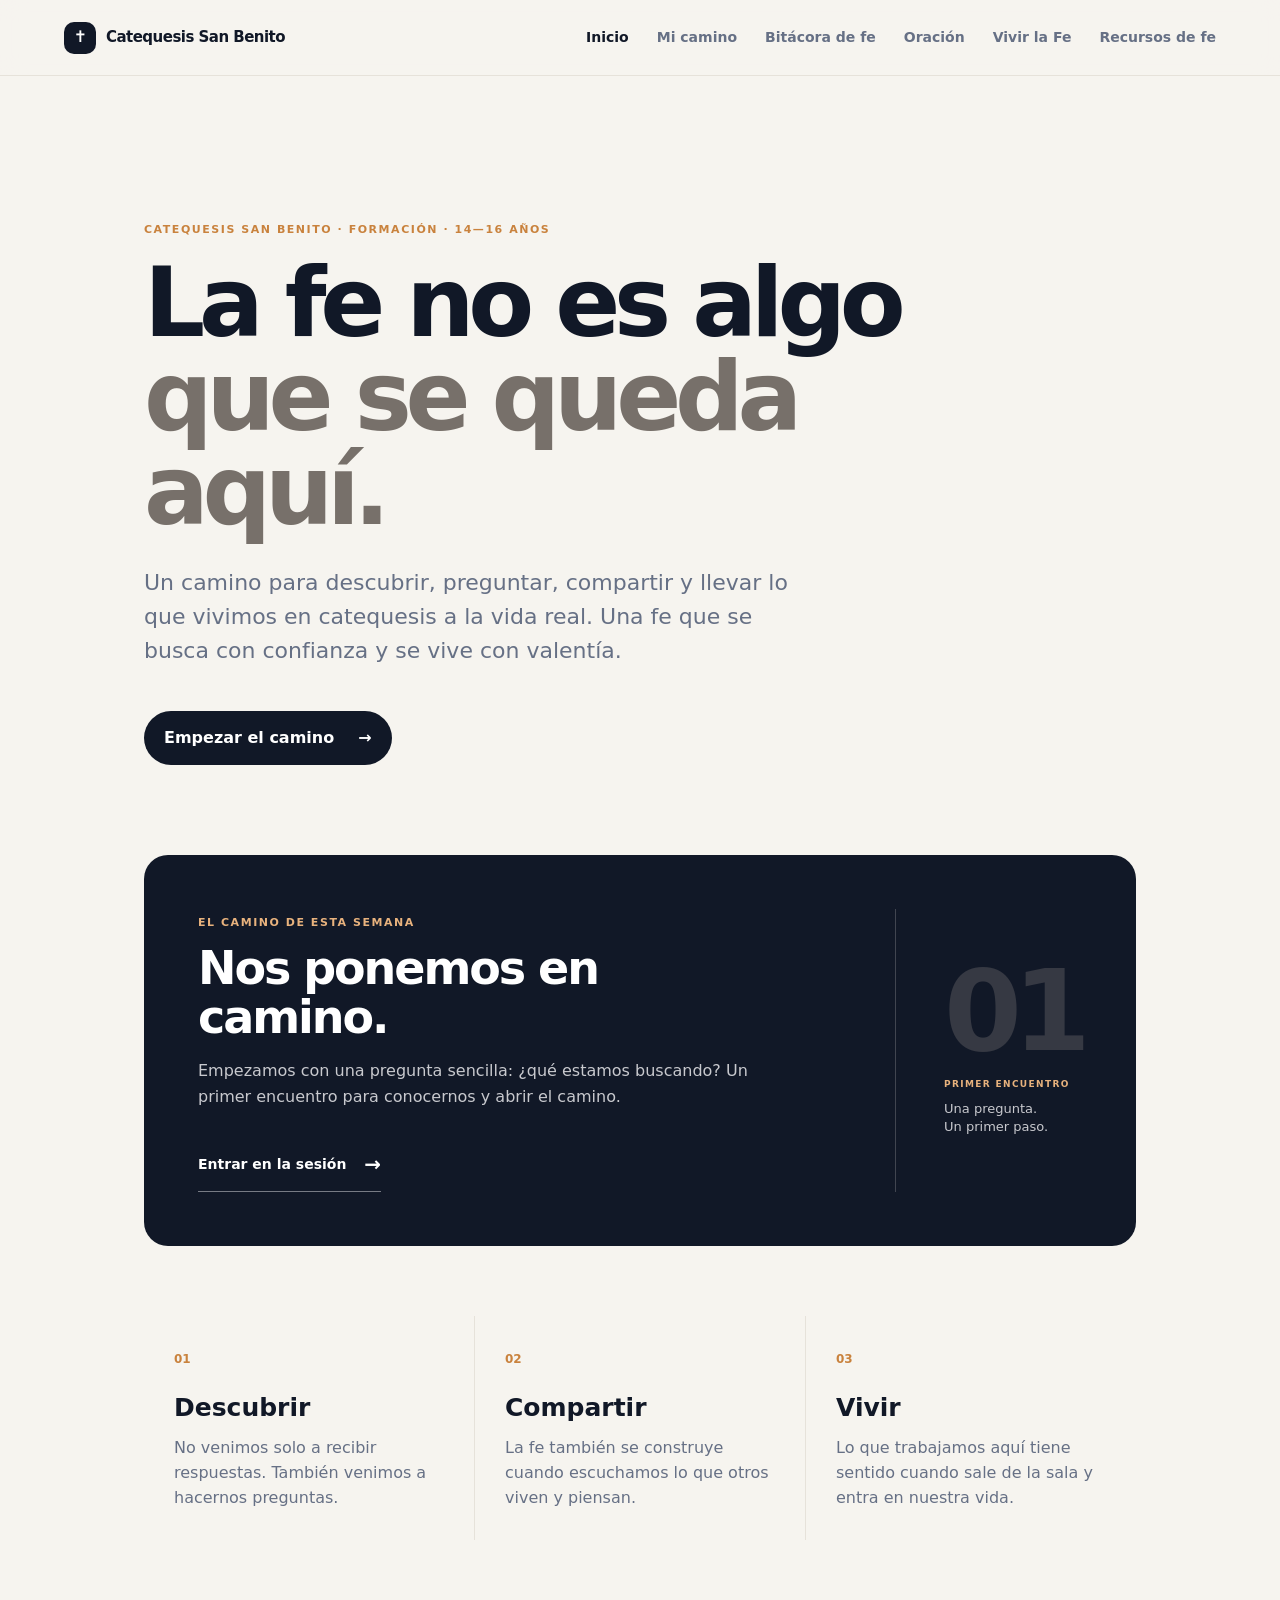
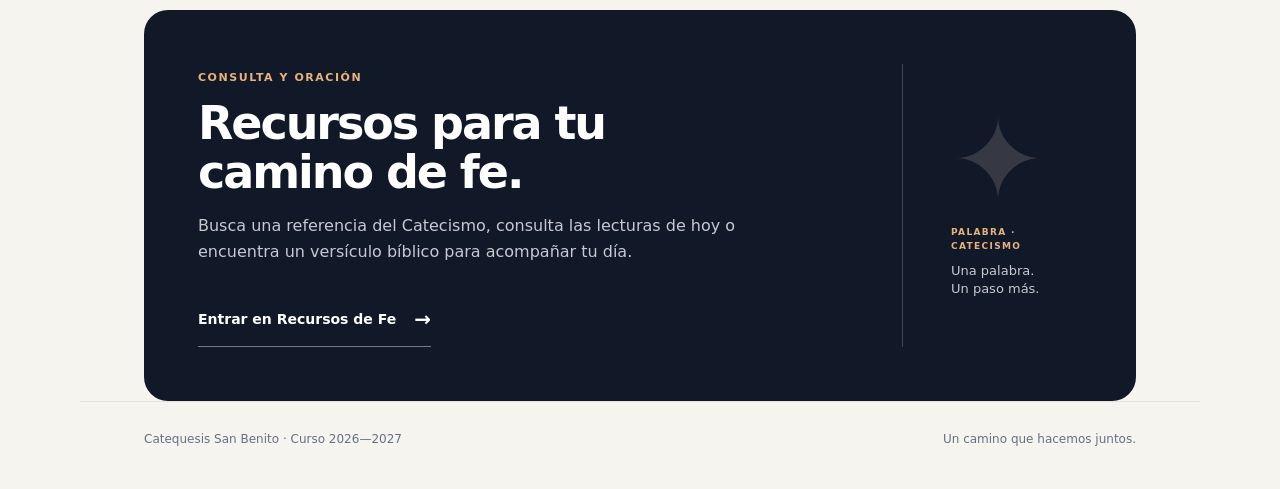
<file: index.html>
<!doctype html>
<html lang="es">
<head>
<meta charset="utf-8"><meta name="viewport" content="width=device-width,initial-scale=1">
<meta name="theme-color" content="#111827"><title>Catequesis San Benito · Tu camino</title>
<link rel="stylesheet" href="styles.css?v=20261009-5">
</head>
<body>
<header class="topbar"><a class="brand" href="index.html"><span class="brand-mark">✝</span><span>Catequesis San Benito</span></a><nav class="desktop-nav"><a class="active" href="index.html">Inicio</a><a href="sesiones.html">Mi camino</a><a href="bitacora.html">Bitácora de fe</a><a href="oracion.html">Oración</a><a href="vivir.html">Vivir la Fe</a><a href="recursos/index.html">Recursos de fe</a></nav><details class="mobile-menu"><summary aria-label="Abrir menú de navegación"><span class="menu-icon"><i></i><i></i><i></i></span><span>Menú</span></summary><nav class="mobile-menu-links"><a class="active" href="index.html">Inicio</a><a href="sesiones.html">Mi camino</a><a href="bitacora.html">Bitácora de fe</a><a href="oracion.html">Oración</a><a href="vivir.html">Vivir la Fe</a><a href="recursos/index.html">Recursos de fe</a></nav></details></header>
<main>
<section class="hero">
<div class="eyebrow">CATEQUESIS SAN BENITO · FORMACIÓN · 14—16 AÑOS</div>
<h1>La fe no es algo<br><em>que se queda aquí.</em></h1>
<p>Un camino para descubrir, preguntar, compartir y llevar lo que vivimos en catequesis a la vida real. Una fe que se busca con confianza y se vive con valentía.</p>
<a class="button" href="sesiones.html">Empezar el camino <span>→</span></a>
</section>
<section class="week-card"><div class="week-copy"><span class="tag">EL CAMINO DE ESTA SEMANA</span><h2>Nos ponemos en camino.</h2><p>Empezamos con una pregunta sencilla: ¿qué estamos buscando? Un primer encuentro para conocernos y abrir el camino.</p><a class="week-link" href="sesion-01.html">Entrar en la sesión <span aria-hidden="true">→</span></a></div><div class="week-side"><span class="week-number">01</span><span class="week-side-label">PRIMER ENCUENTRO</span><span class="week-side-note">Una pregunta.<br>Un primer paso.</span></div></section>
<section class="intro-grid"><article><span>01</span><h3>Descubrir</h3><p>No venimos solo a recibir respuestas. También venimos a hacernos preguntas.</p></article><article><span>02</span><h3>Compartir</h3><p>La fe también se construye cuando escuchamos lo que otros viven y piensan.</p></article><article><span>03</span><h3>Vivir</h3><p>Lo que trabajamos aquí tiene sentido cuando sale de la sala y entra en nuestra vida.</p></article></section>
<section class="week-card"><div class="week-copy"><span class="tag">CONSULTA Y ORACIÓN</span><h2>Recursos para tu camino de fe.</h2><p>Busca una referencia del Catecismo, consulta las lecturas de hoy o encuentra un versículo bíblico para acompañar tu día.</p><a class="week-link" href="recursos/index.html">Entrar en Recursos de Fe <span aria-hidden="true">→</span></a></div><div class="week-side"><span class="week-number">✦</span><span class="week-side-label">PALABRA · CATECISMO</span><span class="week-side-note">Una palabra.<br>Un paso más.</span></div></section>
</main>
<footer><span>Catequesis San Benito · Curso 2026—2027</span><span>Un camino que hacemos juntos.</span></footer>
</body></html>
</file>
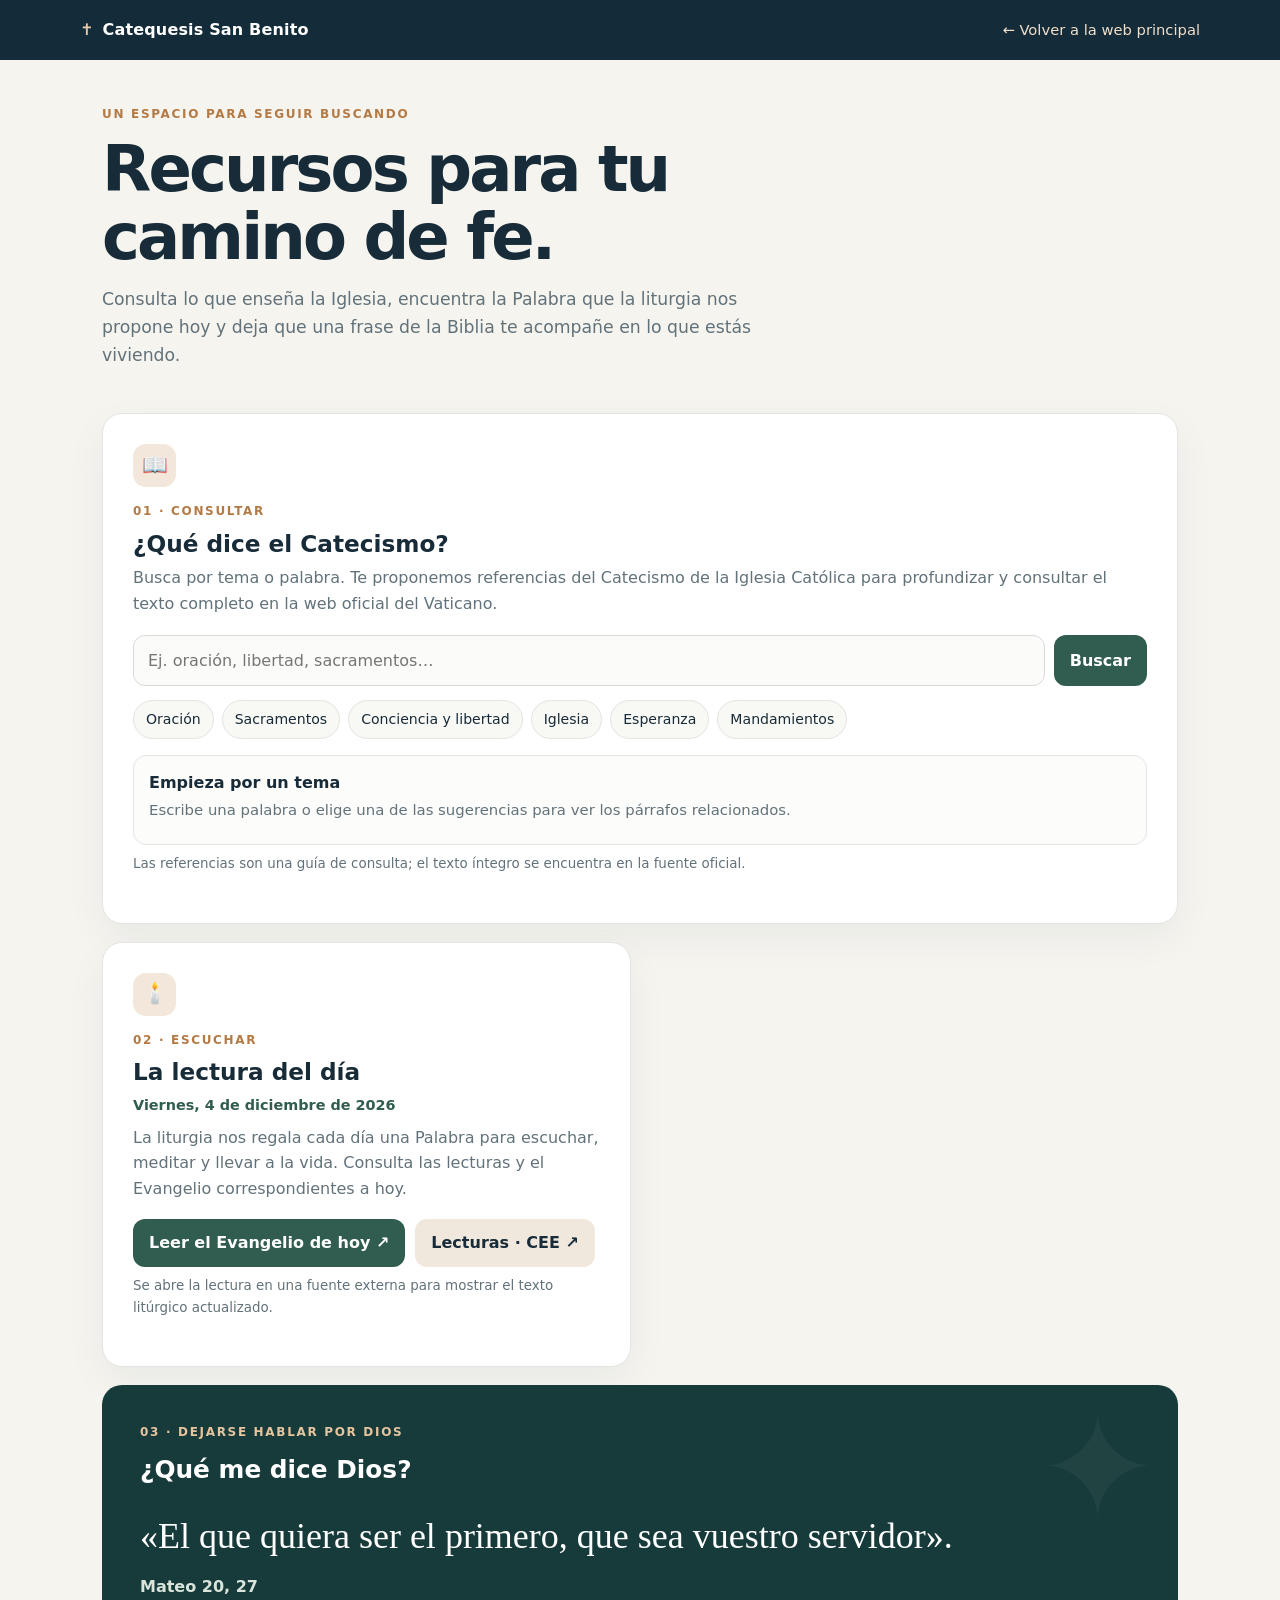
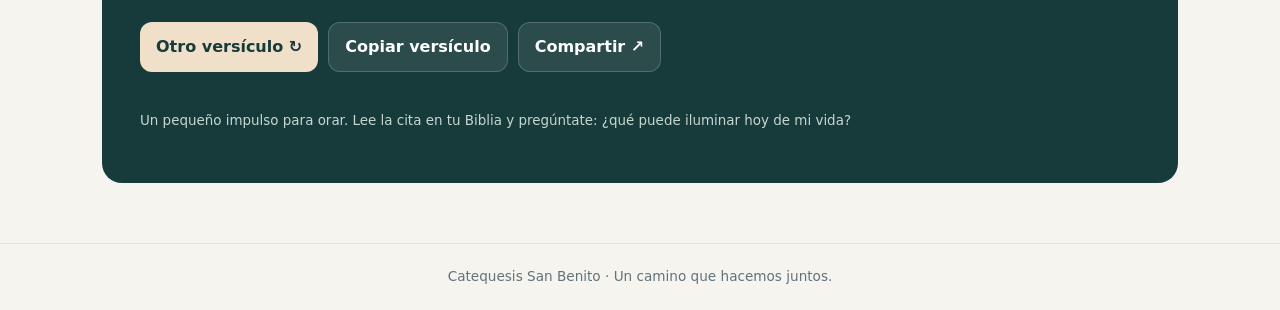
<file: recursos/index.html>
<!doctype html>
<html lang="es">
<head>
<meta charset="utf-8">
<meta name="viewport" content="width=device-width,initial-scale=1">
<meta name="theme-color" content="#142b3a">
<meta name="description" content="Recursos para consultar el Catecismo, acercarte a la Palabra del día y descubrir un versículo para tu camino.">
<title>Recursos de Fe · Catequesis San Benito</title>
<style>
:root{--ink:#172b38;--muted:#62727a;--paper:#f5f4ef;--card:#fff;--line:#e2e5e1;--accent:#b47a45;--accent2:#e9dccb;--green:#315c50;--shadow:0 14px 40px #172b380d}
*{box-sizing:border-box}body{margin:0;background:var(--paper);color:var(--ink);font-family:Inter,ui-sans-serif,system-ui,-apple-system,"Segoe UI",sans-serif;line-height:1.6}a{color:inherit}button,input{font:inherit}.top{background:#142b3a;color:white;padding:17px max(22px,calc((100% - 1120px)/2));display:flex;align-items:center;justify-content:space-between;gap:18px}.brand{font-weight:750;text-decoration:none;letter-spacing:.01em}.brand span{color:#e6c9a6;margin-right:9px}.back{color:#f1dfca;text-decoration:none;font-size:.92rem}.wrap{max-width:1120px;margin:auto;padding:35px 22px 60px}.eyebrow{font-size:.75rem;letter-spacing:.14em;font-weight:800;color:var(--accent);text-transform:uppercase}.hero{padding:10px 0 26px;max-width:760px}.hero h1{font-size:clamp(2.2rem,5vw,4rem);line-height:1.06;letter-spacing:-.045em;margin:12px 0 15px}.hero p{color:var(--muted);font-size:1.08rem;max-width:680px;margin:0}.grid{display:grid;grid-template-columns:repeat(2,minmax(0,1fr));gap:18px;margin-top:18px}.card{background:var(--card);border:1px solid var(--line);border-radius:20px;padding:clamp(20px,3vw,30px);box-shadow:var(--shadow);min-width:0}.card h2{font-size:1.45rem;line-height:1.2;margin:8px 0}.card p{color:var(--muted);margin:8px 0 18px}.icon{width:43px;height:43px;display:grid;place-items:center;background:#f2e7da;border-radius:13px;font-size:1.3rem}.wide{grid-column:1/-1}.searchrow{display:flex;gap:9px;flex-wrap:wrap}.searchrow input{flex:1;min-width:180px;border:1px solid #d5dcd8;background:#fbfcfa;border-radius:12px;padding:12px 14px;outline-color:var(--green)}.btn{border:0;border-radius:12px;background:var(--green);color:#fff;padding:11px 16px;cursor:pointer;font-weight:700;text-decoration:none;display:inline-flex;align-items:center;justify-content:center;gap:8px}.btn.secondary{background:#f0e8dd;color:var(--ink)}.results{display:grid;gap:10px;margin-top:16px}.result{border:1px solid var(--line);border-radius:13px;padding:14px 15px;background:#fcfcfa}.result h3{font-size:1rem;margin:0 0 4px}.result p{font-size:.93rem;margin:0 0 7px}.result a{font-size:.9rem;color:var(--green);font-weight:750;text-underline-offset:3px}.verse{background:#173b3a;color:white;border-radius:20px;padding:clamp(24px,4vw,38px);position:relative;overflow:hidden}.verse:after{content:"✦";position:absolute;right:20px;top:-32px;font-size:9rem;color:#ffffff0b}.verse .eyebrow{color:#e5c49e}.verse blockquote{font-family:Georgia,serif;font-size:clamp(1.55rem,3vw,2.25rem);line-height:1.35;margin:22px 0 14px;position:relative;z-index:1}.verse .ref{color:#d9e5dc;font-weight:700}.verse .actions{display:flex;gap:10px;flex-wrap:wrap;margin-top:22px;position:relative;z-index:1}.verse .btn{background:#f0dfc9;color:#173b3a}.verse .btn.secondary{background:#ffffff17;color:white;border:1px solid #ffffff30}.note{font-size:.84rem;color:var(--muted);margin-top:12px}.daily-date{font-weight:750;color:var(--green);font-size:.9rem}.daily-links{display:flex;gap:10px;flex-wrap:wrap;margin-top:18px}.topics{display:flex;gap:8px;flex-wrap:wrap;margin:14px 0}.chip{border:1px solid var(--line);background:#f8f8f4;border-radius:999px;padding:7px 12px;cursor:pointer;color:var(--ink);font-size:.88rem}.chip:hover,.chip:focus{background:var(--accent2)}footer{border-top:1px solid var(--line);padding:22px;text-align:center;color:var(--muted);font-size:.85rem} .toast{min-height:1.3em;color:var(--green);font-size:.9rem;margin-top:8px}
@media(max-width:700px){.grid{grid-template-columns:1fr}.wide{grid-column:auto}.top{padding:15px 18px}.wrap{padding:28px 16px 42px}.back{font-size:.82rem}.hero{padding-top:3px}.card{border-radius:17px}}
</style>
</head>
<body>
<header class="top"><a class="brand" href="../index.html"><span>✝</span>Catequesis San Benito</a><a class="back" href="../index.html">← Volver a la web principal</a></header>
<main class="wrap">
<section class="hero"><div class="eyebrow">Un espacio para seguir buscando</div><h1>Recursos para tu<br>camino de fe.</h1><p>Consulta lo que enseña la Iglesia, encuentra la Palabra que la liturgia nos propone hoy y deja que una frase de la Biblia te acompañe en lo que estás viviendo.</p></section>
<div class="grid">
<section class="card wide" id="catecismo"><div class="icon" aria-hidden="true">📖</div><div class="eyebrow" style="margin-top:15px">01 · Consultar</div><h2>¿Qué dice el Catecismo?</h2><p>Busca por tema o palabra. Te proponemos referencias del Catecismo de la Iglesia Católica para profundizar y consultar el texto completo en la web oficial del Vaticano.</p><div class="searchrow"><input id="catechismSearch" type="search" placeholder="Ej. oración, libertad, sacramentos…" aria-label="Buscar un tema del Catecismo"><button class="btn" id="searchBtn">Buscar</button></div><div class="topics" id="topicChips"><button class="chip" data-term="oración">Oración</button><button class="chip" data-term="sacramentos">Sacramentos</button><button class="chip" data-term="conciencia">Conciencia y libertad</button><button class="chip" data-term="iglesia">Iglesia</button><button class="chip" data-term="esperanza">Esperanza</button><button class="chip" data-term="mandamientos">Mandamientos</button></div><div class="results" id="catechismResults" aria-live="polite"><div class="result"><h3>Empieza por un tema</h3><p>Escribe una palabra o elige una de las sugerencias para ver los párrafos relacionados.</p></div></div><p class="note">Las referencias son una guía de consulta; el texto íntegro se encuentra en la fuente oficial.</p></section>
<section class="card" id="lectura"><div class="icon" aria-hidden="true">🕯️</div><div class="eyebrow" style="margin-top:15px">02 · Escuchar</div><h2>La lectura del día</h2><div class="daily-date" id="todayDate"></div><p>La liturgia nos regala cada día una Palabra para escuchar, meditar y llevar a la vida. Consulta las lecturas y el Evangelio correspondientes a hoy.</p><div class="daily-links"><a class="btn" href="https://www.vaticannews.va/es/evangelio-de-hoy.html" target="_blank" rel="noopener noreferrer">Leer el Evangelio de hoy ↗</a><a class="btn secondary" href="https://www.conferenciaepiscopal.es/lecturas/" target="_blank" rel="noopener noreferrer">Lecturas · CEE ↗</a></div><p class="note">Se abre la lectura en una fuente externa para mostrar el texto litúrgico actualizado.</p></section>
<section class="verse wide" id="versiculo"><div class="eyebrow">03 · Dejarse hablar por Dios</div><h2 style="margin:8px 0 0;font-size:1.55rem">¿Qué me dice Dios?</h2><blockquote id="verseText">«El Señor es mi pastor, nada me falta».</blockquote><div class="ref" id="verseRef">Salmo 23, 1</div><div class="actions"><button class="btn" id="newVerse">Otro versículo ↻</button><button class="btn secondary" id="copyVerse">Copiar versículo</button><button class="btn secondary" id="shareVerse">Compartir ↗</button></div><div class="toast" id="verseMessage" aria-live="polite"></div><p class="note" style="color:#c6d7d0">Un pequeño impulso para orar. Lee la cita en tu Biblia y pregúntate: ¿qué puede iluminar hoy de mi vida?</p></section>
</div>
</main>
<footer>Catequesis San Benito · Un camino que hacemos juntos.</footer>
<script>
const catechism = [
{terms:["oración","rezar","orar","padre nuestro"],title:"La oración en la vida cristiana",refs:"CIC 2558–2565",desc:"Qué es la oración, su relación con Dios y el deseo de responder a su llamada."},
{terms:["sacramentos","bautismo","confirmación","eucaristía","confesión","reconciliación"],title:"Los sacramentos de la Iglesia",refs:"CIC 1113–1134; 1210–1212",desc:"Los sacramentos como signos eficaces de la gracia y etapas de la vida cristiana."},
{terms:["conciencia","libertad","decidir","decisiones","responsabilidad"],title:"La conciencia moral y la libertad",refs:"CIC 1730–1748; 1776–1802",desc:"La dignidad de elegir, formar la conciencia y responder por nuestros actos."},
{terms:["iglesia","comunidad","pueblo de dios","comunión"],title:"La Iglesia, pueblo de Dios",refs:"CIC 781–810; 946–962",desc:"La Iglesia como comunidad convocada por Cristo y llamada a vivir en comunión."},
{terms:["esperanza","fe","caridad","virtudes"],title:"Las virtudes teologales",refs:"CIC 1812–1829",desc:"Fe, esperanza y caridad: dones que orientan nuestra relación con Dios y con los demás."},
{terms:["mandamientos","decálogo","pecado","bien","mal"],title:"Los Diez Mandamientos",refs:"CIC 2052–2082; 2083–2557",desc:"El camino de libertad y amor que Jesús nos invita a vivir."},
{terms:["jesús","cristo","encarnación","resurrección"],title:"Jesucristo, Hijo de Dios",refs:"CIC 422–682",desc:"La identidad de Jesús, su misión, muerte y resurrección."},
{terms:["biblia","escritura","palabra","evangelio"],title:"La Sagrada Escritura",refs:"CIC 101–141",desc:"Cómo la Palabra de Dios transmite la verdad para nuestra salvación."},
{terms:["misa","eucaristía","comunión"],title:"El sacramento de la Eucaristía",refs:"CIC 1322–1419",desc:"La presencia de Cristo, la celebración eucarística y la comunión."},
{terms:["maría","virgen","madre de dios"],title:"María, Madre de Cristo y de la Iglesia",refs:"CIC 963–975",desc:"El lugar de María en el misterio de Cristo y en la vida de la Iglesia."},
{terms:["dignidad","persona","vida","respeto"],title:"La dignidad de la persona humana",refs:"CIC 1700–1715; 1928–1948",desc:"La dignidad de cada persona y la llamada a respetar y cuidar al prójimo."},
{terms:["perdón","misericordia","reconciliación"],title:"El perdón y la misericordia",refs:"CIC 1422–1498; 2838–2845",desc:"La reconciliación con Dios y con los demás, y la fuerza de aprender a perdonar."}
];
const official="https://www.vatican.va/archive/catechism_sp/index_sp.html";
function searchCatechism(term){const q=term.trim().toLocaleLowerCase("es");const box=document.getElementById("catechismResults");if(!q){box.innerHTML='<div class="result"><h3>¿Qué tema buscas?</h3><p>Prueba con una palabra como oración, libertad, Iglesia o esperanza.</p></div>';return}const matches=catechism.filter(x=>x.terms.some(t=>t.includes(q)||q.includes(t))||x.title.toLocaleLowerCase("es").includes(q)||x.desc.toLocaleLowerCase("es").includes(q)||x.refs.toLowerCase().includes(q));const list=matches.length?matches:[{title:"Consulta el índice oficial del Catecismo",refs:"Catecismo de la Iglesia Católica",desc:"No hemos encontrado una coincidencia exacta en esta guía. Prueba otros términos o consulta el índice completo."}];box.innerHTML=list.map(x=>'<article class="result"><h3>'+x.title+'</h3><p><strong>'+x.refs+'</strong> · '+x.desc+'</p><a href="'+official+'" target="_blank" rel="noopener noreferrer">Abrir Catecismo oficial ↗</a></article>').join("")}
document.getElementById("searchBtn").addEventListener("click",()=>searchCatechism(document.getElementById("catechismSearch").value));
document.getElementById("catechismSearch").addEventListener("keydown",e=>{if(e.key==="Enter")searchCatechism(e.target.value)});
document.getElementById("topicChips").addEventListener("click",e=>{const b=e.target.closest("button[data-term]");if(!b)return;document.getElementById("catechismSearch").value=b.dataset.term;searchCatechism(b.dataset.term)});
const now=new Date();document.getElementById("todayDate").textContent=new Intl.DateTimeFormat("es-ES",{weekday:"long",day:"numeric",month:"long",year:"numeric"}).format(now).replace(/^./,c=>c.toLocaleUpperCase("es"));
const verses=[
["«El Señor es mi pastor, nada me falta».","Salmo 23, 1"],
["«No temas, porque yo estoy contigo».","Isaías 41, 10"],
["«Mi gracia te basta».","2 Corintios 12, 9"],
["«Dios es amor».","1 Juan 4, 8"],
["«Pedid y se os dará; buscad y encontraréis».","Mateo 7, 7"],
["«Bienaventurados los que trabajan por la paz».","Mateo 5, 9"],
["«Amaos unos a otros como yo os he amado».","Juan 15, 12"],
["«Yo estoy con vosotros todos los días».","Mateo 28, 20"],
["«La verdad os hará libres».","Juan 8, 32"],
["«Todo lo puedo en aquel que me conforta».","Filipenses 4, 13"],
["«Confía en el Señor de todo corazón».","Proverbios 3, 5"],
["«Que vuestra alegría sea completa».","Juan 15, 11"],
["«El amor es paciente, es servicial».","1 Corintios 13, 4"],
["«No nos cansemos de hacer el bien».","Gálatas 6, 9"],
["«Tu palabra es lámpara para mis pasos».","Salmo 119, 105"],
["«Venid a mí todos los que estáis cansados».","Mateo 11, 28"],
["«Donde está tu tesoro, allí estará tu corazón».","Mateo 6, 21"],
["«El que no ama no ha conocido a Dios».","1 Juan 4, 8"],
["«Estad siempre alegres en el Señor».","Filipenses 4, 4"],
["«Para Dios nada hay imposible».","Lucas 1, 37"],
["«El Señor está cerca de los que tienen el corazón roto».","Salmo 34, 19"],
["«Que todo lo que hagáis sea con amor».","1 Corintios 16, 14"],
["«Yo soy el camino, la verdad y la vida».","Juan 14, 6"],
["«La luz brilla en las tinieblas».","Juan 1, 5"],
["«Perdona nuestras ofensas, como también nosotros perdonamos».","Mateo 6, 12"],
["«Buscad primero el reino de Dios».","Mateo 6, 33"],
["«El Señor es clemente y misericordioso».","Salmo 103, 8"],
["«No amemos de palabra y de boca, sino de verdad y con obras».","1 Juan 3, 18"],
["«Permaneced en mi amor».","Juan 15, 9"],
["«El fruto del Espíritu es amor, alegría, paz…».","Gálatas 5, 22"],
["«Dichosos los limpios de corazón, porque ellos verán a Dios».","Mateo 5, 8"],
["«El que quiera ser el primero, que sea vuestro servidor».","Mateo 20, 27"],
["«Encomienda al Señor tu camino, confía en él».","Salmo 37, 5"],
["«Donde dos o tres están reunidos en mi nombre, allí estoy yo».","Mateo 18, 20"],
["«Aprended de mí, que soy manso y humilde de corazón».","Mateo 11, 29"],
["«La esperanza no defrauda».","Romanos 5, 5"],
["«El Señor te bendiga y te proteja».","Números 6, 24"],
["«Que vuestra luz brille ante los hombres».","Mateo 5, 16"],
["«Ama a tu prójimo como a ti mismo».","Marcos 12, 31"],
["«Señor, tú lo sabes todo; tú sabes que te quiero».","Juan 21, 17"]
];
let current=-1;function nextVerse(){let n;do{n=Math.floor(Math.random()*verses.length)}while(verses.length>1&&n===current);current=n;document.getElementById("verseText").textContent=verses[n][0];document.getElementById("verseRef").textContent=verses[n][1];document.getElementById("verseMessage").textContent=""}
function verseLine(){return document.getElementById("verseText").textContent+" — "+document.getElementById("verseRef").textContent}
document.getElementById("newVerse").addEventListener("click",nextVerse);
document.getElementById("copyVerse").addEventListener("click",async()=>{const msg=document.getElementById("verseMessage");try{await navigator.clipboard.writeText(verseLine());msg.textContent="Versículo copiado."}catch(e){msg.textContent="No se pudo copiar automáticamente. Selecciona el versículo para copiarlo."}});
document.getElementById("shareVerse").addEventListener("click",async()=>{const msg=document.getElementById("verseMessage");if(navigator.share){try{await navigator.share({title:"¿Qué me dice Dios?",text:verseLine(),url:location.href})}catch(e){if(e.name!=="AbortError")msg.textContent="No se pudo abrir el menú para compartir."}}else{try{await navigator.clipboard.writeText(verseLine()+"\n"+location.href);msg.textContent="Versículo y enlace copiados para compartir."}catch(e){msg.textContent="Puedes copiar el versículo y compartirlo manualmente."}}});
nextVerse();
</script>
</body>
</html>
</file>
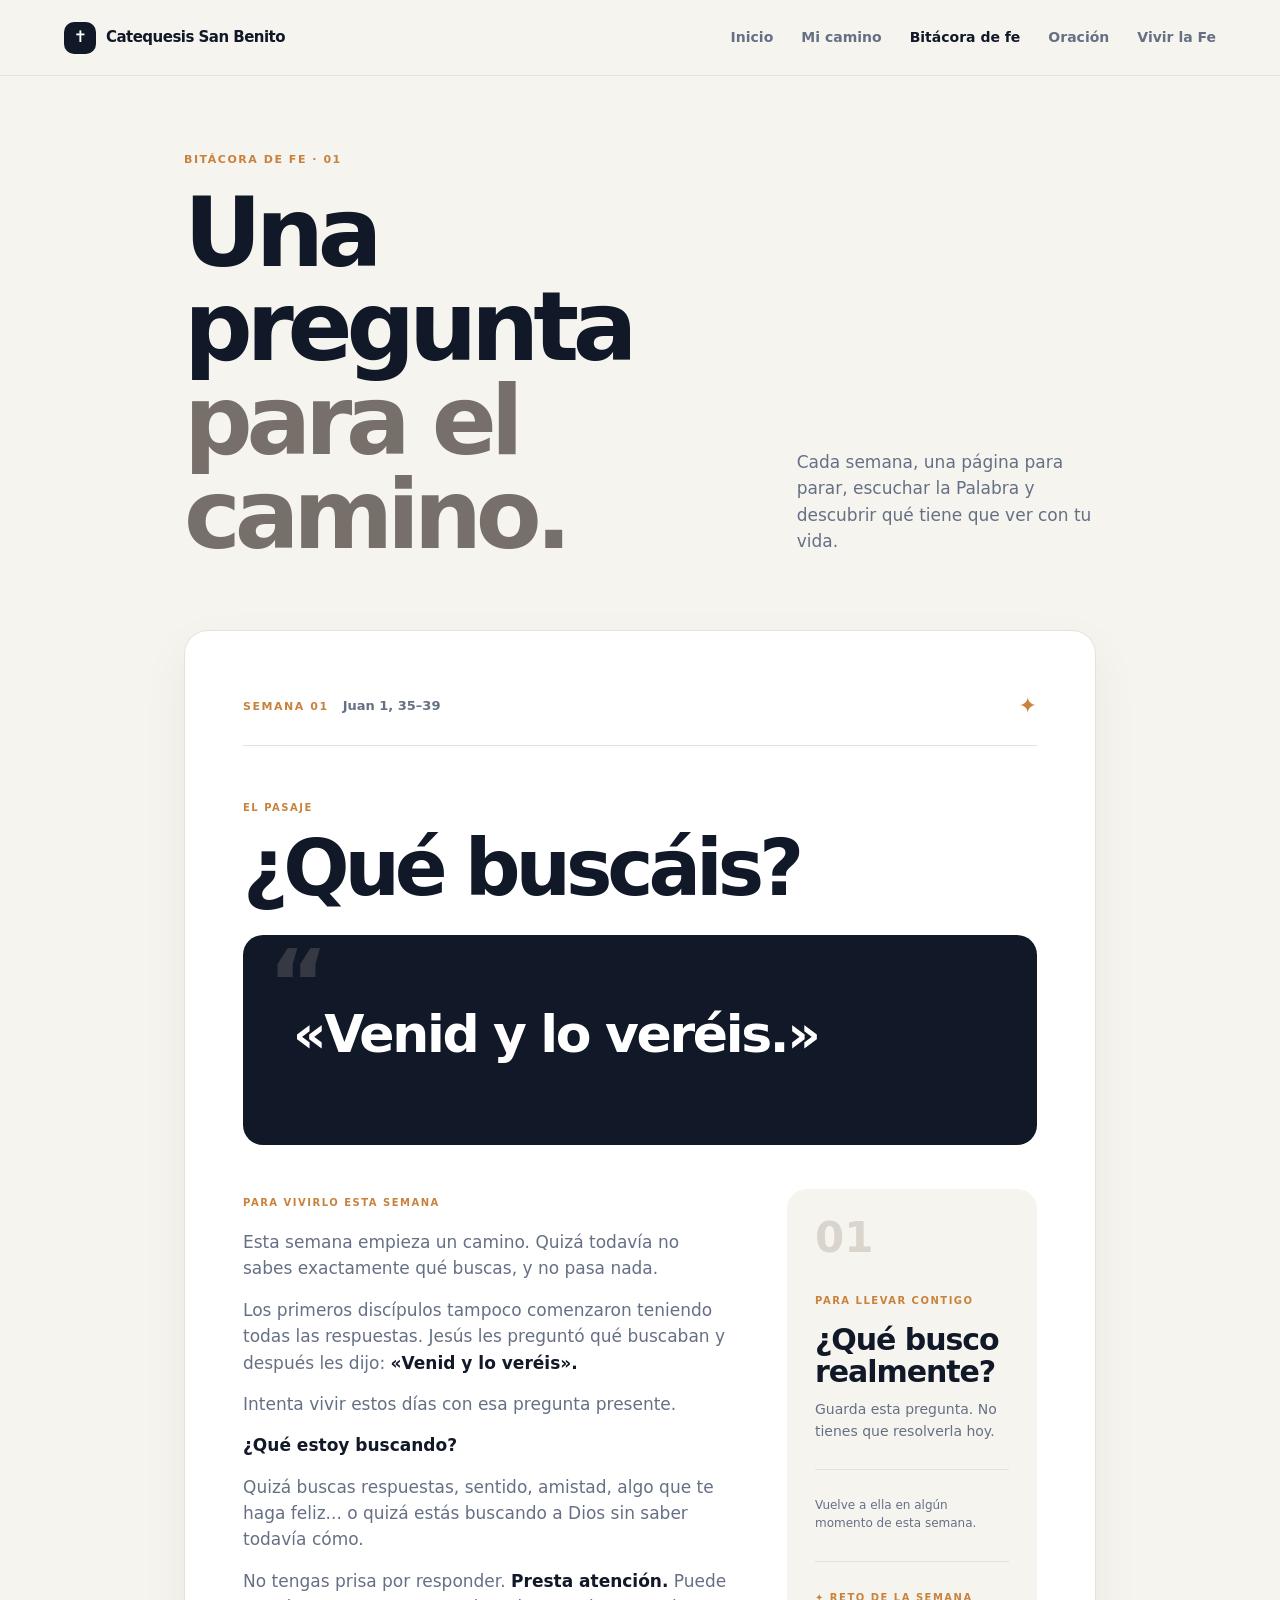
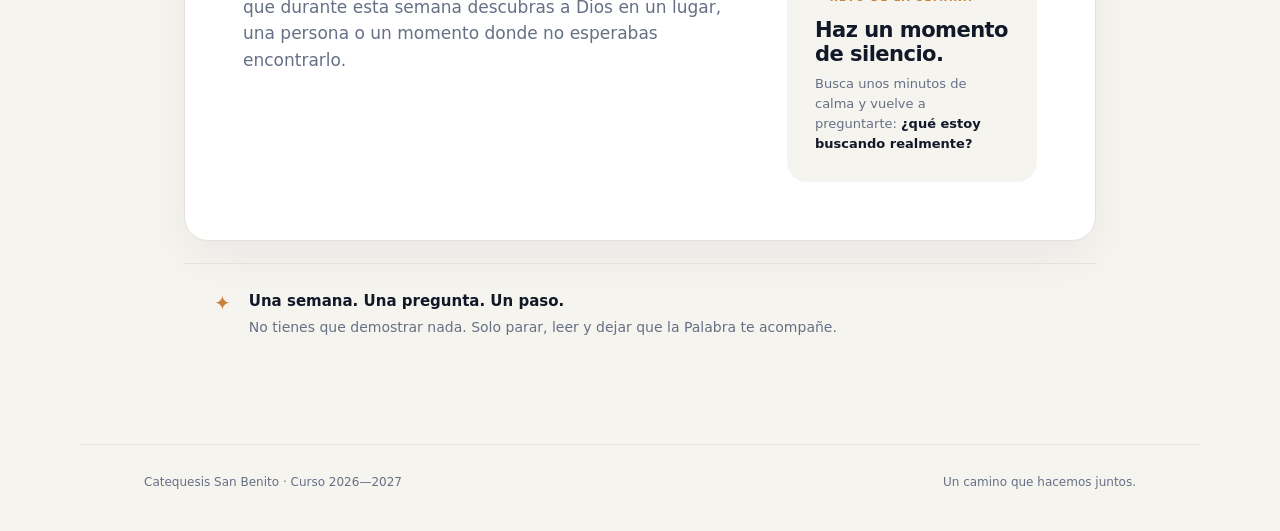
<file: bitacora.html>
<!doctype html>
<html lang="es">
<head>
<meta charset="utf-8">
<meta name="viewport" content="width=device-width,initial-scale=1">
<meta name="theme-color" content="#111827">
<meta name="description" content="Bitácora de fe · Un pasaje para cada semana.">
<title>Bitácora de fe · Catequesis San Benito</title>
<link rel="stylesheet" href="styles.css?v=20261009-5">
</head>
<body>
<header class="topbar">
  <a class="brand" href="index.html"><span class="brand-mark">✝</span><span>Catequesis San Benito</span></a>
  <nav class="desktop-nav"><a href="index.html">Inicio</a><a href="sesiones.html">Mi camino</a><a class="active" href="bitacora.html">Bitácora de fe</a><a href="oracion.html">Oración</a><a href="vivir.html">Vivir la Fe</a></nav><details class="mobile-menu"><summary aria-label="Abrir menú de navegación"><span class="menu-icon"><i></i><i></i><i></i></span><span>Menú</span></summary><nav class="mobile-menu-links"><a href="index.html">Inicio</a><a href="sesiones.html">Mi camino</a><a class="active" href="bitacora.html">Bitácora de fe</a><a href="oracion.html">Oración</a><a href="vivir.html">Vivir la Fe</a></nav></details>
</header>

<main class="page bitacora-page">
  <section class="bitacora-intro">
    <div>
      <div class="eyebrow">BITÁCORA DE FE · 01</div>
      <h1>Una pregunta<br><em>para el camino.</em></h1>
    </div>
    <p class="lead">Cada semana, una página para parar, escuchar la Palabra y descubrir qué tiene que ver con tu vida.</p>
  </section>

  <section class="bitacora-entry">
    <div class="entry-top">
      <div>
        <span class="tag">SEMANA 01</span>
        <span class="entry-ref">Juan 1, 35–39</span>
      </div>
      <span class="entry-symbol">✦</span>
    </div>

    <div class="entry-title">
      <span class="entry-kicker">EL PASAJE</span>
      <h2>¿Qué buscáis?</h2>
    </div>

    <div class="entry-verse">
      <span class="quote-mark">“</span>
      <p>«Venid y lo veréis.»</p>
    </div>

    <div class="entry-grid">
      <div class="entry-reflection">
        <span class="entry-kicker">PARA VIVIRLO ESTA SEMANA</span>
        <p>Esta semana empieza un camino. Quizá todavía no sabes exactamente qué buscas, y no pasa nada.</p>
        <p>Los primeros discípulos tampoco comenzaron teniendo todas las respuestas. Jesús les preguntó qué buscaban y después les dijo: <strong>«Venid y lo veréis».</strong></p>
        <p>Intenta vivir estos días con esa pregunta presente.</p>
        <p><strong>¿Qué estoy buscando?</strong></p>
        <p>Quizá buscas respuestas, sentido, amistad, algo que te haga feliz... o quizá estás buscando a Dios sin saber todavía cómo.</p>
        <p>No tengas prisa por responder. <strong>Presta atención.</strong> Puede que durante esta semana descubras a Dios en un lugar, una persona o un momento donde no esperabas encontrarlo.</p>
      </div>

      <aside class="bitacora-carry">
        <span class="carry-number">01</span>
        <span class="entry-kicker">PARA LLEVAR CONTIGO</span>
        <h3>¿Qué busco realmente?</h3>
        <p>Guarda esta pregunta. No tienes que resolverla hoy.</p>
        <div class="carry-line"></div>
        <p class="carry-small">Vuelve a ella en algún momento de esta semana.</p>
        <div class="weekly-challenge">
          <span class="entry-kicker">✦ RETO DE LA SEMANA</span>
          <h4>Haz un momento de silencio.</h4>
          <p>Busca unos minutos de calma y vuelve a preguntarte: <strong>¿qué estoy buscando realmente?</strong></p>
        </div>
      </aside>
    </div>
  </section>

  <section class="bitacora-note">
    <span>✦</span>
    <div><strong>Una semana. Una pregunta. Un paso.</strong><p>No tienes que demostrar nada. Solo parar, leer y dejar que la Palabra te acompañe.</p></div>
  </section>
</main>

<footer>
  <span>Catequesis San Benito · Curso 2026—2027</span>
  <span>Un camino que hacemos juntos.</span>
</footer>
</body>
</html>
</file>
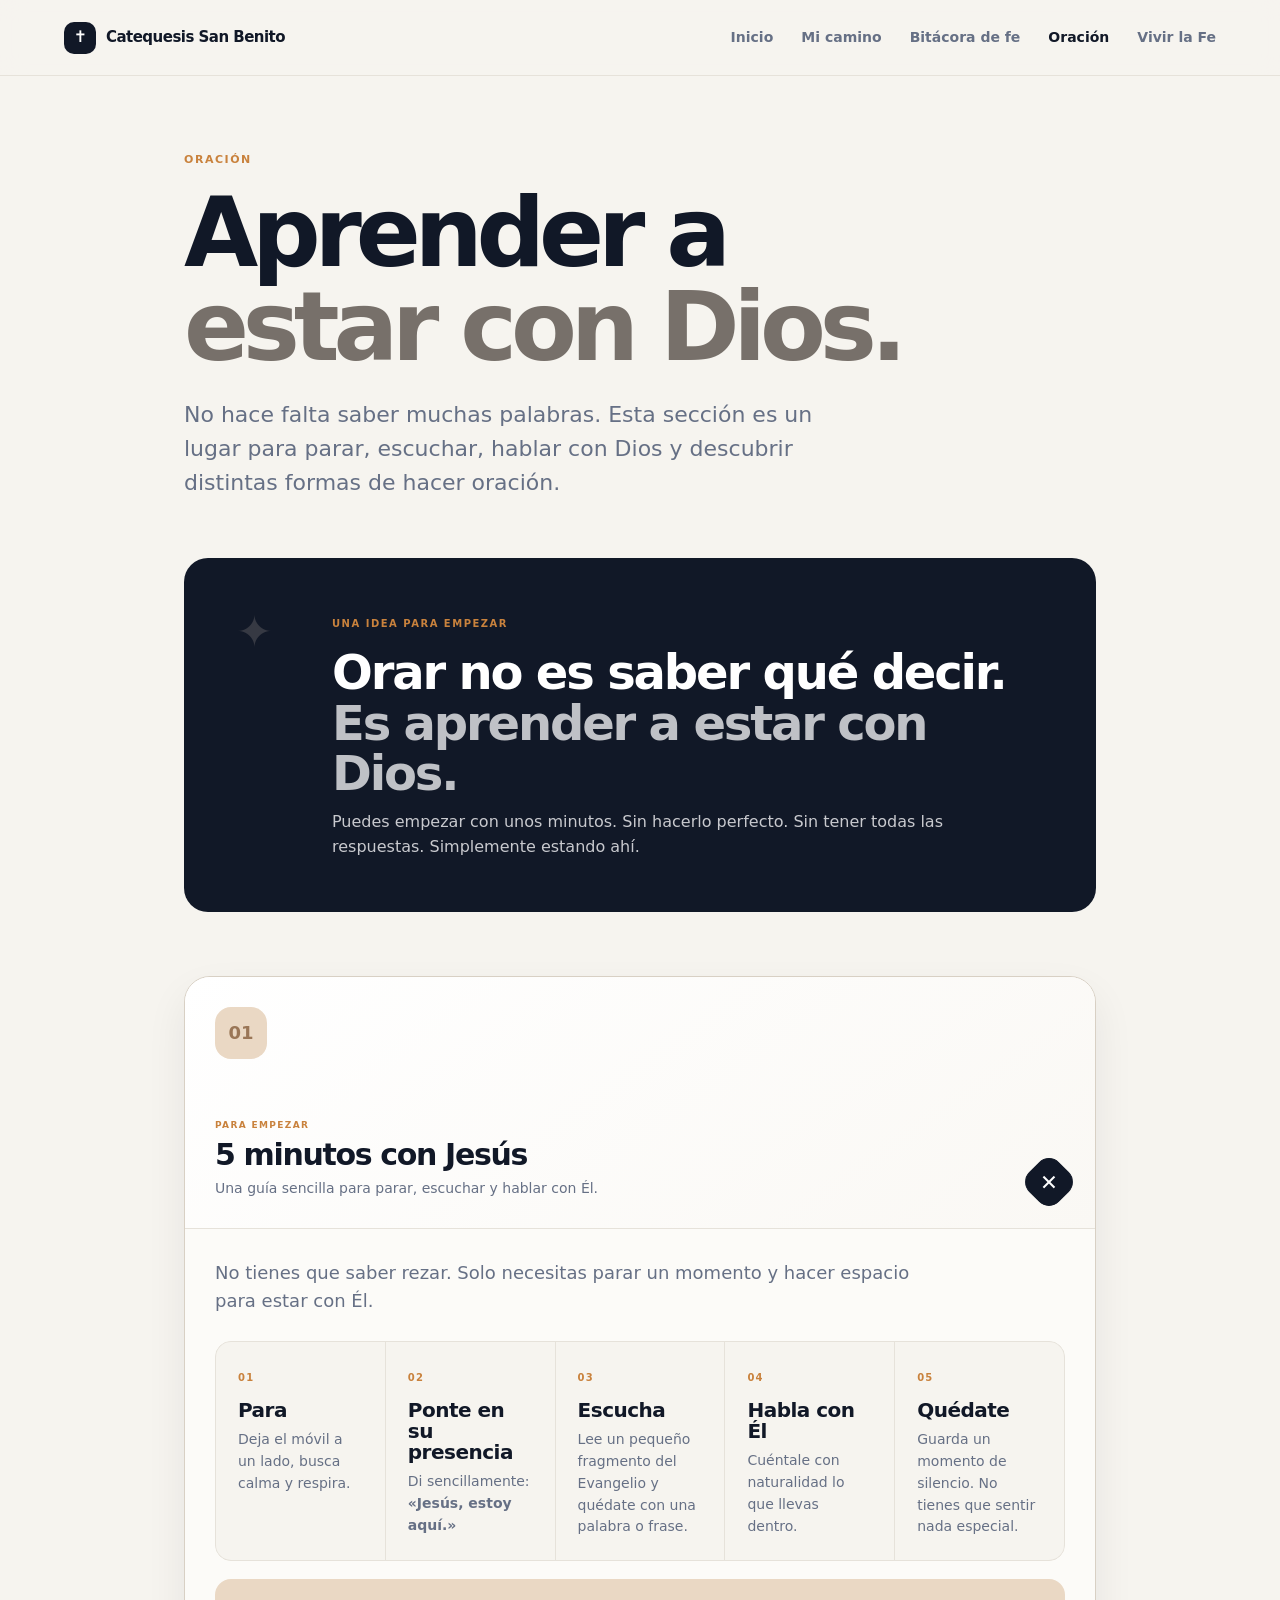
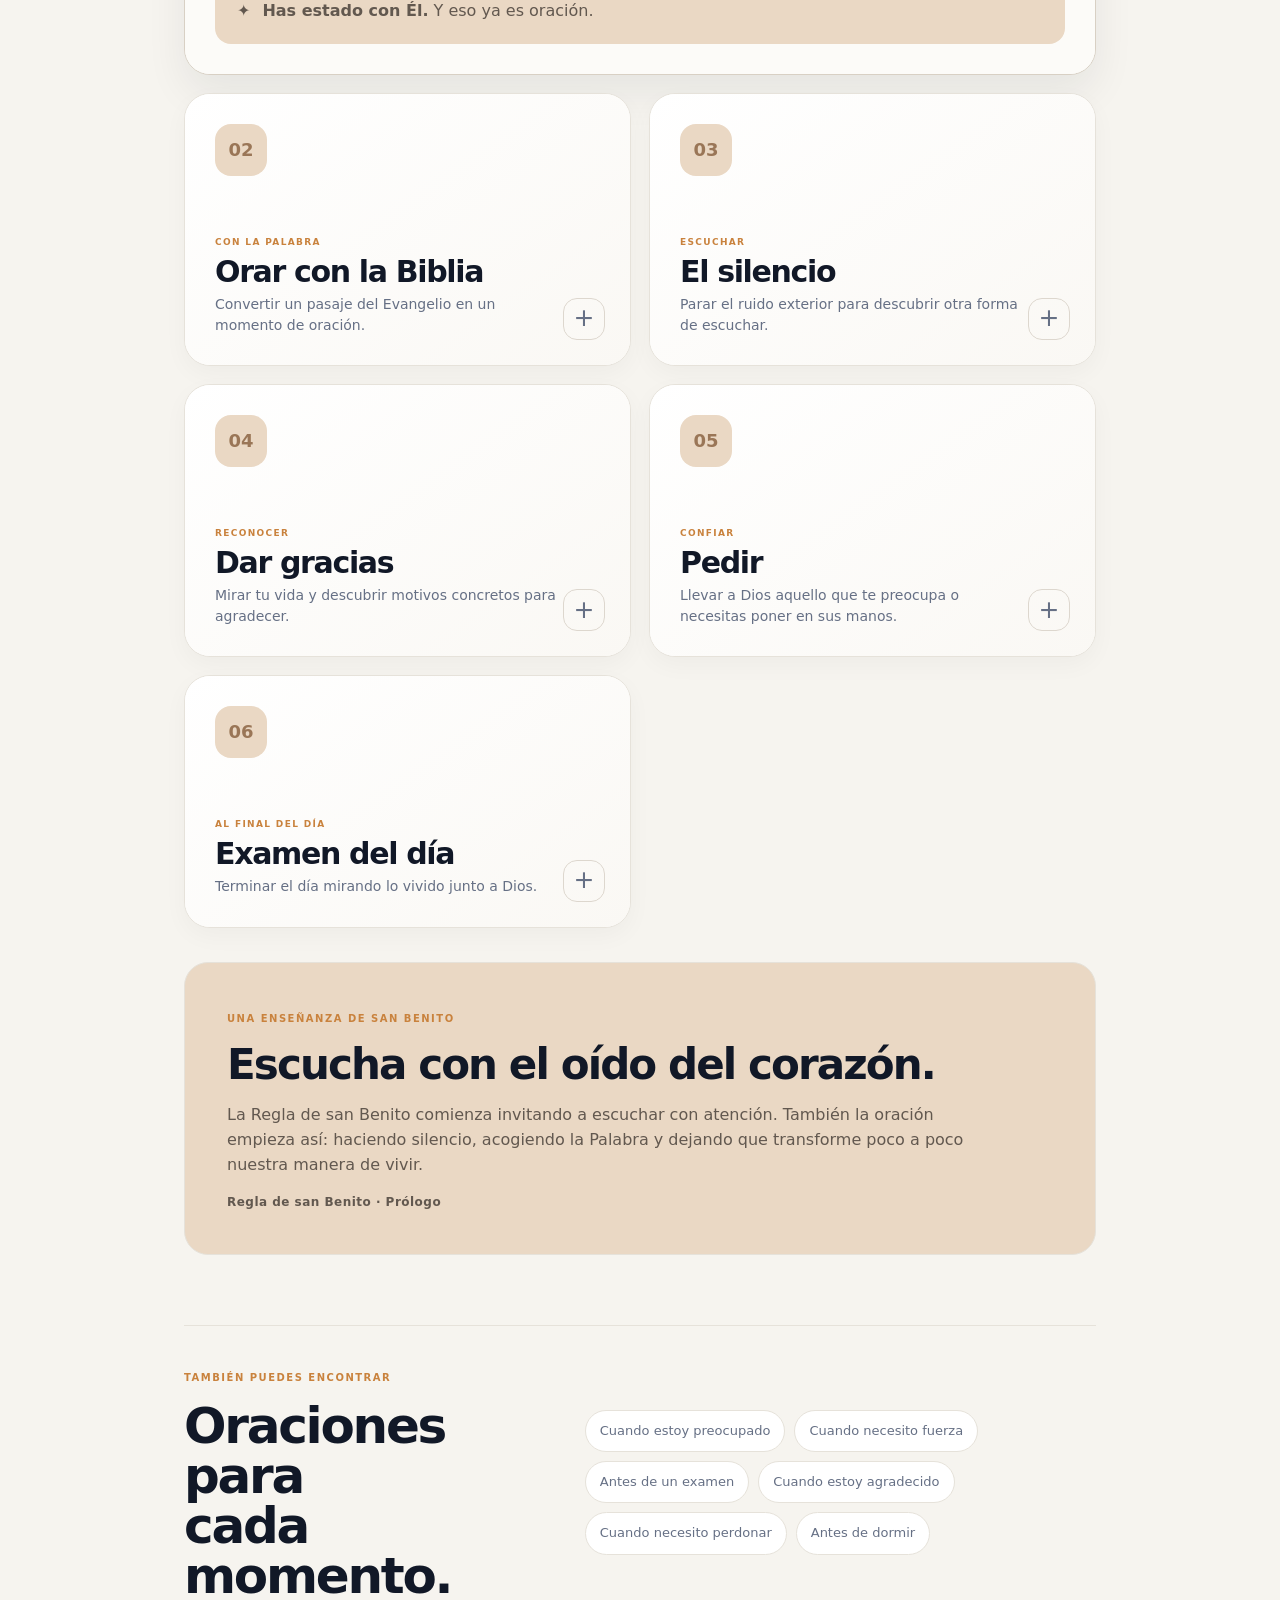
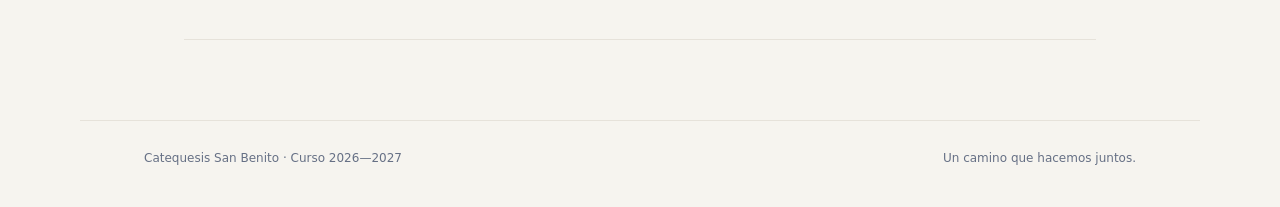
<file: oracion.html>
<!doctype html>
<html lang="es">
<head>
<meta charset="utf-8">
<meta name="viewport" content="width=device-width,initial-scale=1">
<meta name="theme-color" content="#111827">
<meta name="description" content="Oración · Un espacio para aprender a estar con Dios.">
<title>Oración · Catequesis San Benito</title>
<link rel="stylesheet" href="styles.css?v=20261009-5">
</head>
<body>
<header class="topbar">
  <a class="brand" href="index.html"><span class="brand-mark">✝</span><span>Catequesis San Benito</span></a>
  <nav class="desktop-nav"><a href="index.html">Inicio</a><a href="sesiones.html">Mi camino</a><a href="bitacora.html">Bitácora de fe</a><a class="active" href="oracion.html">Oración</a><a href="vivir.html">Vivir la Fe</a></nav><details class="mobile-menu"><summary aria-label="Abrir menú de navegación"><span class="menu-icon"><i></i><i></i><i></i></span><span>Menú</span></summary><nav class="mobile-menu-links"><a href="index.html">Inicio</a><a href="sesiones.html">Mi camino</a><a href="bitacora.html">Bitácora de fe</a><a class="active" href="oracion.html">Oración</a><a href="vivir.html">Vivir la Fe</a></nav></details>
</header>

<main class="page prayer-page">
  <section class="prayer-hero">
    <div class="eyebrow">ORACIÓN</div>
    <h1>Aprender a<br><em>estar con Dios.</em></h1>
    <p class="lead">No hace falta saber muchas palabras. Esta sección es un lugar para parar, escuchar, hablar con Dios y descubrir distintas formas de hacer oración.</p>
  </section>

  <section class="prayer-feature">
    <div class="prayer-feature-mark">✦</div>
    <div>
      <span class="entry-kicker">UNA IDEA PARA EMPEZAR</span>
      <h2>Orar no es saber qué decir.<br><em>Es aprender a estar con Dios.</em></h2>
      <p>Puedes empezar con unos minutos. Sin hacerlo perfecto. Sin tener todas las respuestas. Simplemente estando ahí.</p>
    </div>
  </section>

  <section class="prayer-accordion" id="recursos">
    <details class="prayer-accordion-card" open>
      <summary><span class="prayer-number">01</span><span class="accordion-copy"><span class="entry-kicker">PARA EMPEZAR</span><strong>5 minutos con Jesús</strong><small>Una guía sencilla para parar, escuchar y hablar con Él.</small></span><span class="accordion-toggle">+</span></summary>
      <div class="accordion-content"><p class="resource-intro">No tienes que saber rezar. Solo necesitas parar un momento y hacer espacio para estar con Él.</p><div class="resource-steps"><div><b>01</b><h3>Para</h3><p>Deja el móvil a un lado, busca calma y respira.</p></div><div><b>02</b><h3>Ponte en su presencia</h3><p>Di sencillamente: <strong>«Jesús, estoy aquí.»</strong></p></div><div><b>03</b><h3>Escucha</h3><p>Lee un pequeño fragmento del Evangelio y quédate con una palabra o frase.</p></div><div><b>04</b><h3>Habla con Él</h3><p>Cuéntale con naturalidad lo que llevas dentro.</p></div><div><b>05</b><h3>Quédate</h3><p>Guarda un momento de silencio. No tienes que sentir nada especial.</p></div></div><div class="resource-closing">✦ <span><strong>Has estado con Él.</strong> Y eso ya es oración.</span></div></div>
    </details>
    <details class="prayer-accordion-card">
      <summary><span class="prayer-number">02</span><span class="accordion-copy"><span class="entry-kicker">CON LA PALABRA</span><strong>Orar con la Biblia</strong><small>Convertir un pasaje del Evangelio en un momento de oración.</small></span><span class="accordion-toggle">+</span></summary>
      <div class="accordion-content"><p class="resource-intro">No leas el Evangelio solamente para saber qué ocurrió. Léelo para descubrir qué quiere decirte hoy.</p><div class="resource-simple"><div><b>LEE</b><p>Un pasaje breve, despacio, dos veces si hace falta.</p></div><div><b>QUÉDATE</b><p>¿Qué palabra, gesto o frase ha llamado tu atención?</p></div><div><b>RESPONDE</b><p>Habla con Jesús sobre eso que has descubierto.</p></div></div></div>
    </details>
    <details class="prayer-accordion-card">
      <summary><span class="prayer-number">03</span><span class="accordion-copy"><span class="entry-kicker">ESCUCHAR</span><strong>El silencio</strong><small>Parar el ruido exterior para descubrir otra forma de escuchar.</small></span><span class="accordion-toggle">+</span></summary>
      <div class="accordion-content"><p class="resource-intro">El silencio no es quedarse sin nada que hacer. Es dejar espacio para prestar atención.</p><div class="resource-quote">«Quédate tranquilo y reconoce que yo soy Dios.»</div><p class="resource-note">Empieza con un minuto. No luches contra cada pensamiento: déjalo pasar y vuelve tranquilamente a Jesús.</p></div>
    </details>
    <details class="prayer-accordion-card">
      <summary><span class="prayer-number">04</span><span class="accordion-copy"><span class="entry-kicker">RECONOCER</span><strong>Dar gracias</strong><small>Mirar tu vida y descubrir motivos concretos para agradecer.</small></span><span class="accordion-toggle">+</span></summary>
      <div class="accordion-content"><p class="resource-intro">Agradecer cambia la forma de mirar. No significa que todo vaya bien, sino reconocer el bien que sí existe.</p><div class="gratitude-list"><span>Una persona</span><span>Un momento</span><span>Algo que has aprendido</span><span>Una oportunidad</span><span>Algo pequeño que te hizo bien</span></div><div class="resource-prompt"><strong>Termina así:</strong> «Gracias, Jesús, por…»</div></div>
    </details>
    <details class="prayer-accordion-card">
      <summary><span class="prayer-number">05</span><span class="accordion-copy"><span class="entry-kicker">CONFIAR</span><strong>Pedir</strong><small>Llevar a Dios aquello que te preocupa o necesitas poner en sus manos.</small></span><span class="accordion-toggle">+</span></summary>
      <div class="accordion-content"><p class="resource-intro">Puedes llevar a Dios lo que te preocupa. No necesitas esconder lo que sientes ni encontrar una frase perfecta.</p><div class="resource-simple"><div><b>POR TI</b><p>«Jesús, ayúdame con…»</p></div><div><b>POR OTROS</b><p>«Cuida de…»</p></div><div><b>CONFIAR</b><p>«Me pongo en tus manos.»</p></div></div></div>
    </details>
    <details class="prayer-accordion-card">
      <summary><span class="prayer-number">06</span><span class="accordion-copy"><span class="entry-kicker">AL FINAL DEL DÍA</span><strong>Examen del día</strong><small>Terminar el día mirando lo vivido junto a Dios.</small></span><span class="accordion-toggle">+</span></summary>
      <div class="accordion-content"><p class="resource-intro">Antes de dormir, mira tu día junto a Dios. No es un examen para ponerte nota: es una forma de reconocer cómo has vivido.</p><div class="resource-simple"><div><b>1 · AGRADECE</b><p>¿Qué ha sido bueno hoy?</p></div><div><b>2 · RECUERDA</b><p>¿Cuándo has sentido paz, alegría o ayuda?</p></div><div><b>3 · REVISA</b><p>¿Hay algo que quieras pedir perdón?</p></div><div><b>4 · MAÑANA</b><p>¿Qué quieres poner en manos de Jesús?</p></div></div></div>
    </details>
  </section>

  <section class="benedict-note">
    <span class="entry-kicker">UNA ENSEÑANZA DE SAN BENITO</span>
    <h2>Escucha con el oído del corazón.</h2>
    <p>La Regla de san Benito comienza invitando a escuchar con atención. También la oración empieza así: haciendo silencio, acogiendo la Palabra y dejando que transforme poco a poco nuestra manera de vivir.</p>
    <p class="benedict-reference">Regla de san Benito · Prólogo</p>
  </section>

  <section class="prayer-lower">
    <div class="prayer-lower-intro">
      <span class="entry-kicker">TAMBIÉN PUEDES ENCONTRAR</span>
      <h2>Oraciones para<br>cada momento.</h2>
    </div>
    <div class="prayer-chips">
      <span>Cuando estoy preocupado</span>
      <span>Cuando necesito fuerza</span>
      <span>Antes de un examen</span>
      <span>Cuando estoy agradecido</span>
      <span>Cuando necesito perdonar</span>
      <span>Antes de dormir</span>
    </div>
  </section>


</main>

<footer>
  <span>Catequesis San Benito · Curso 2026—2027</span>
  <span>Un camino que hacemos juntos.</span>
</footer>
</body>
</html>
</file>
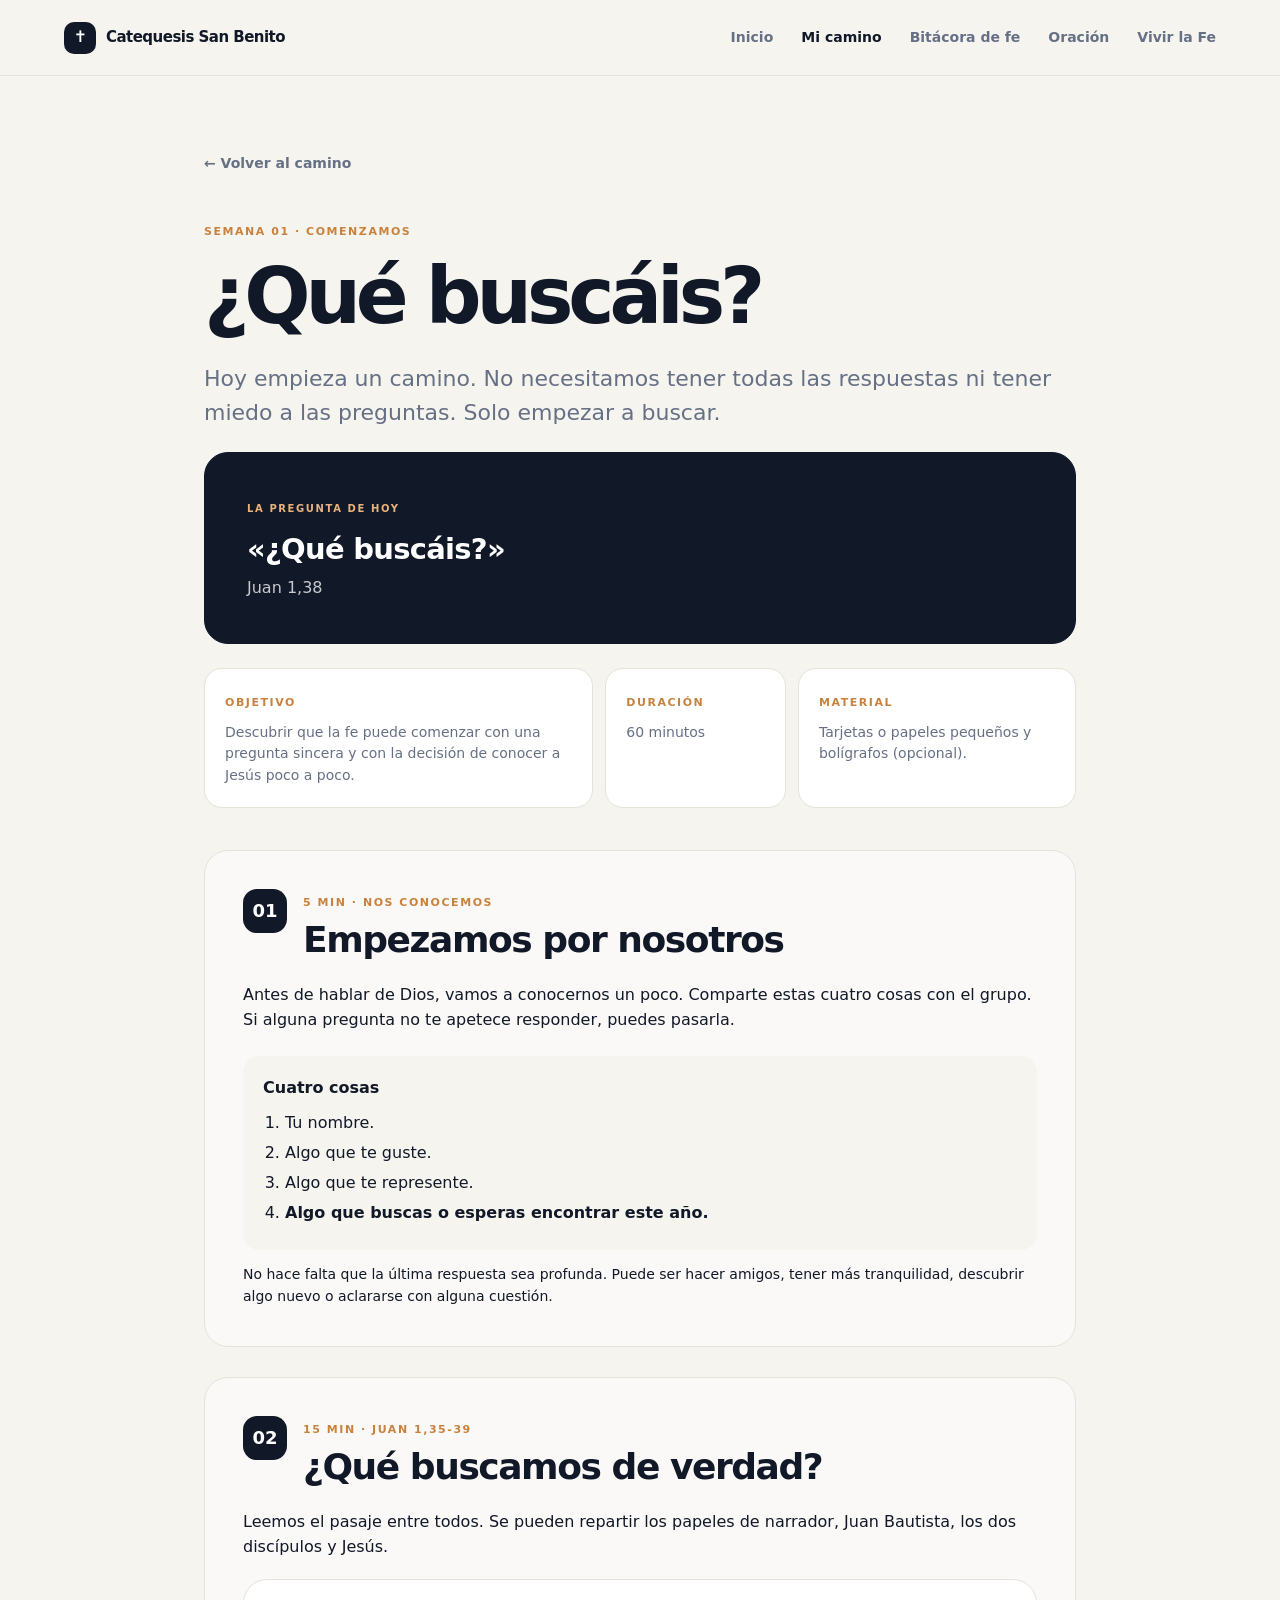
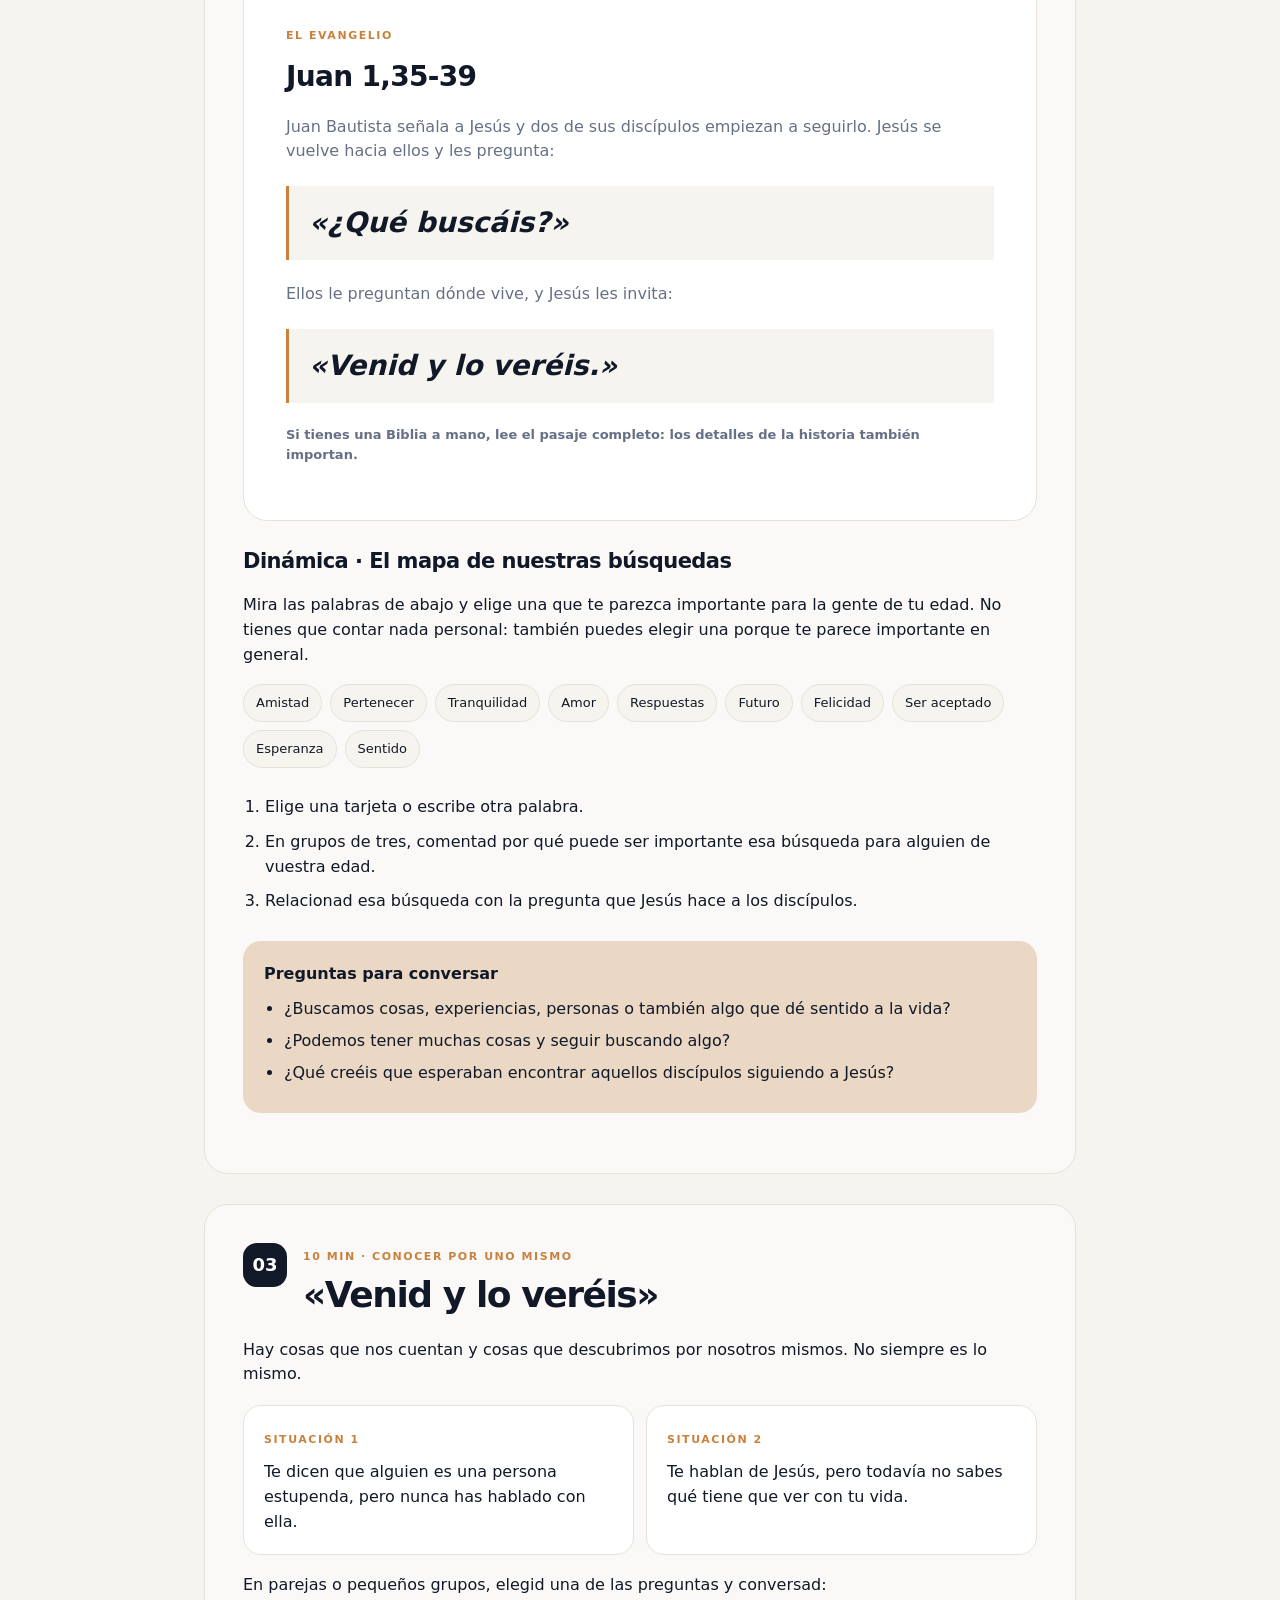
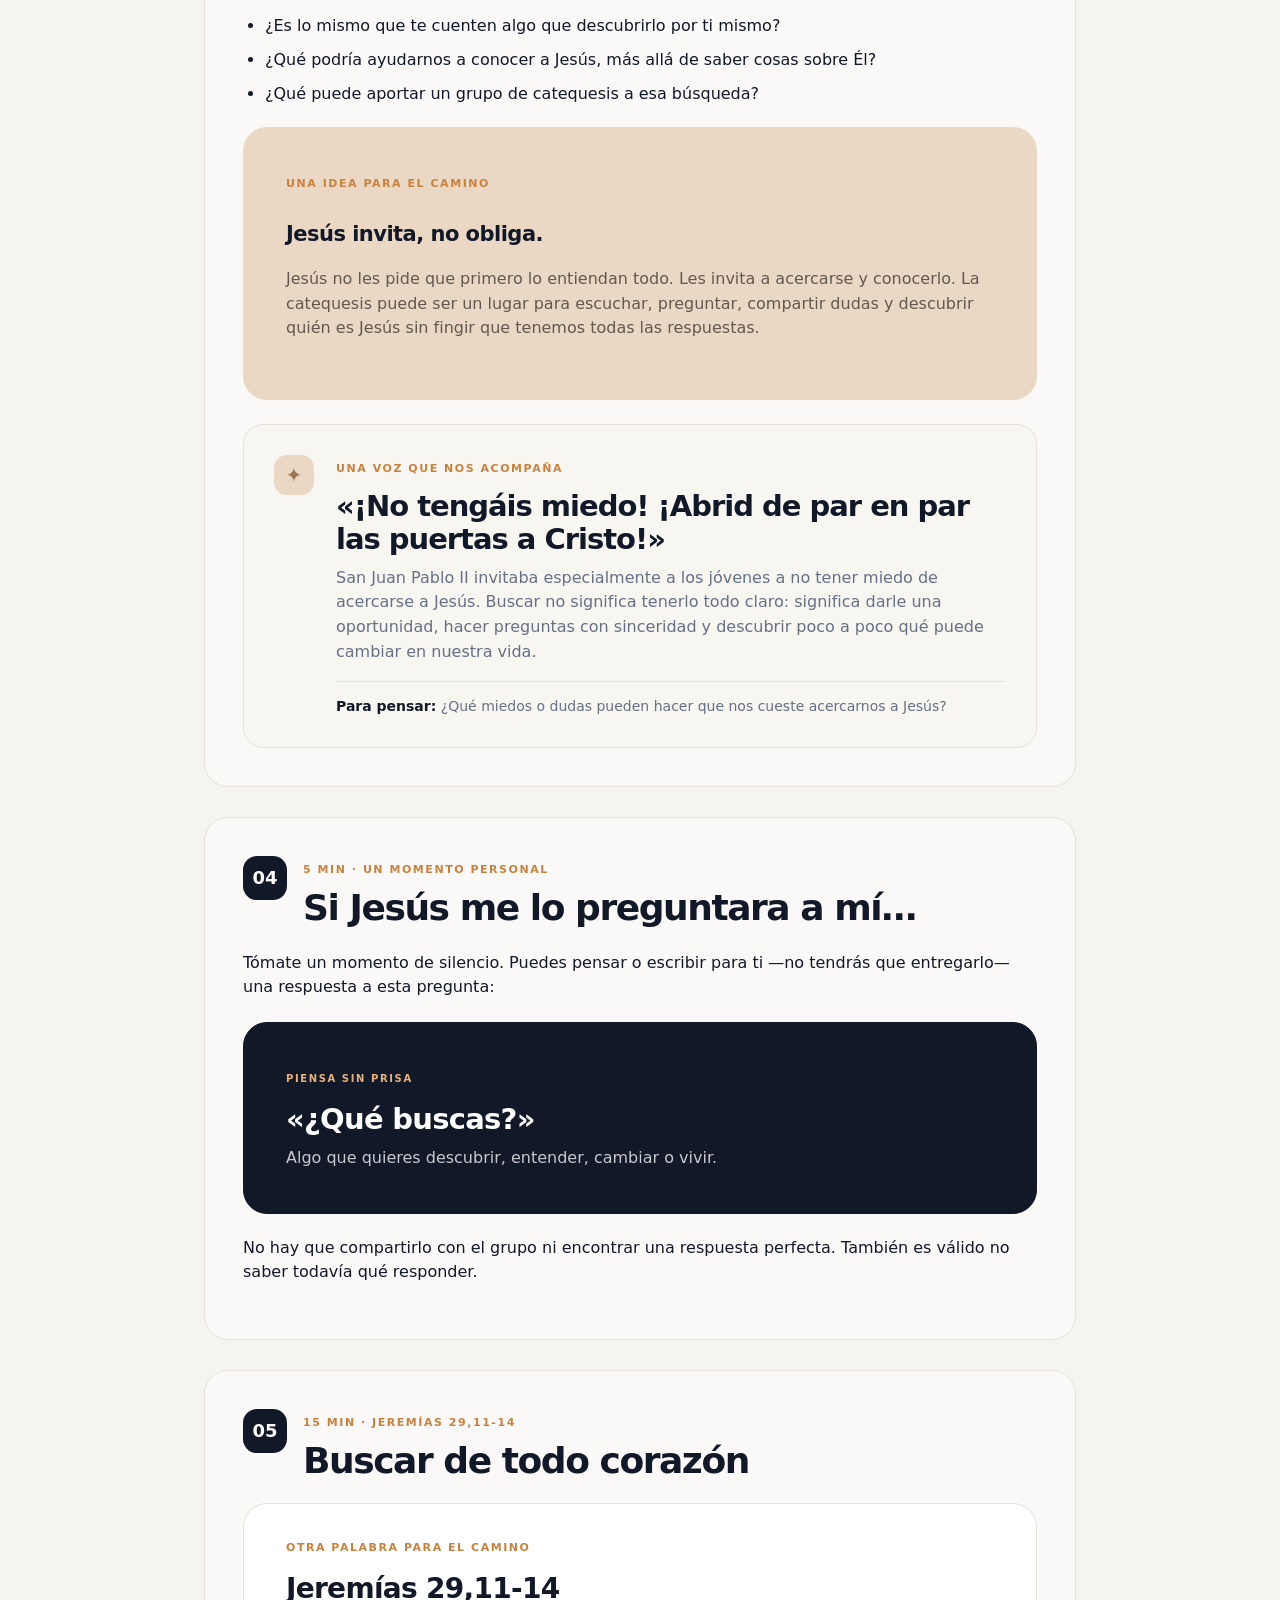
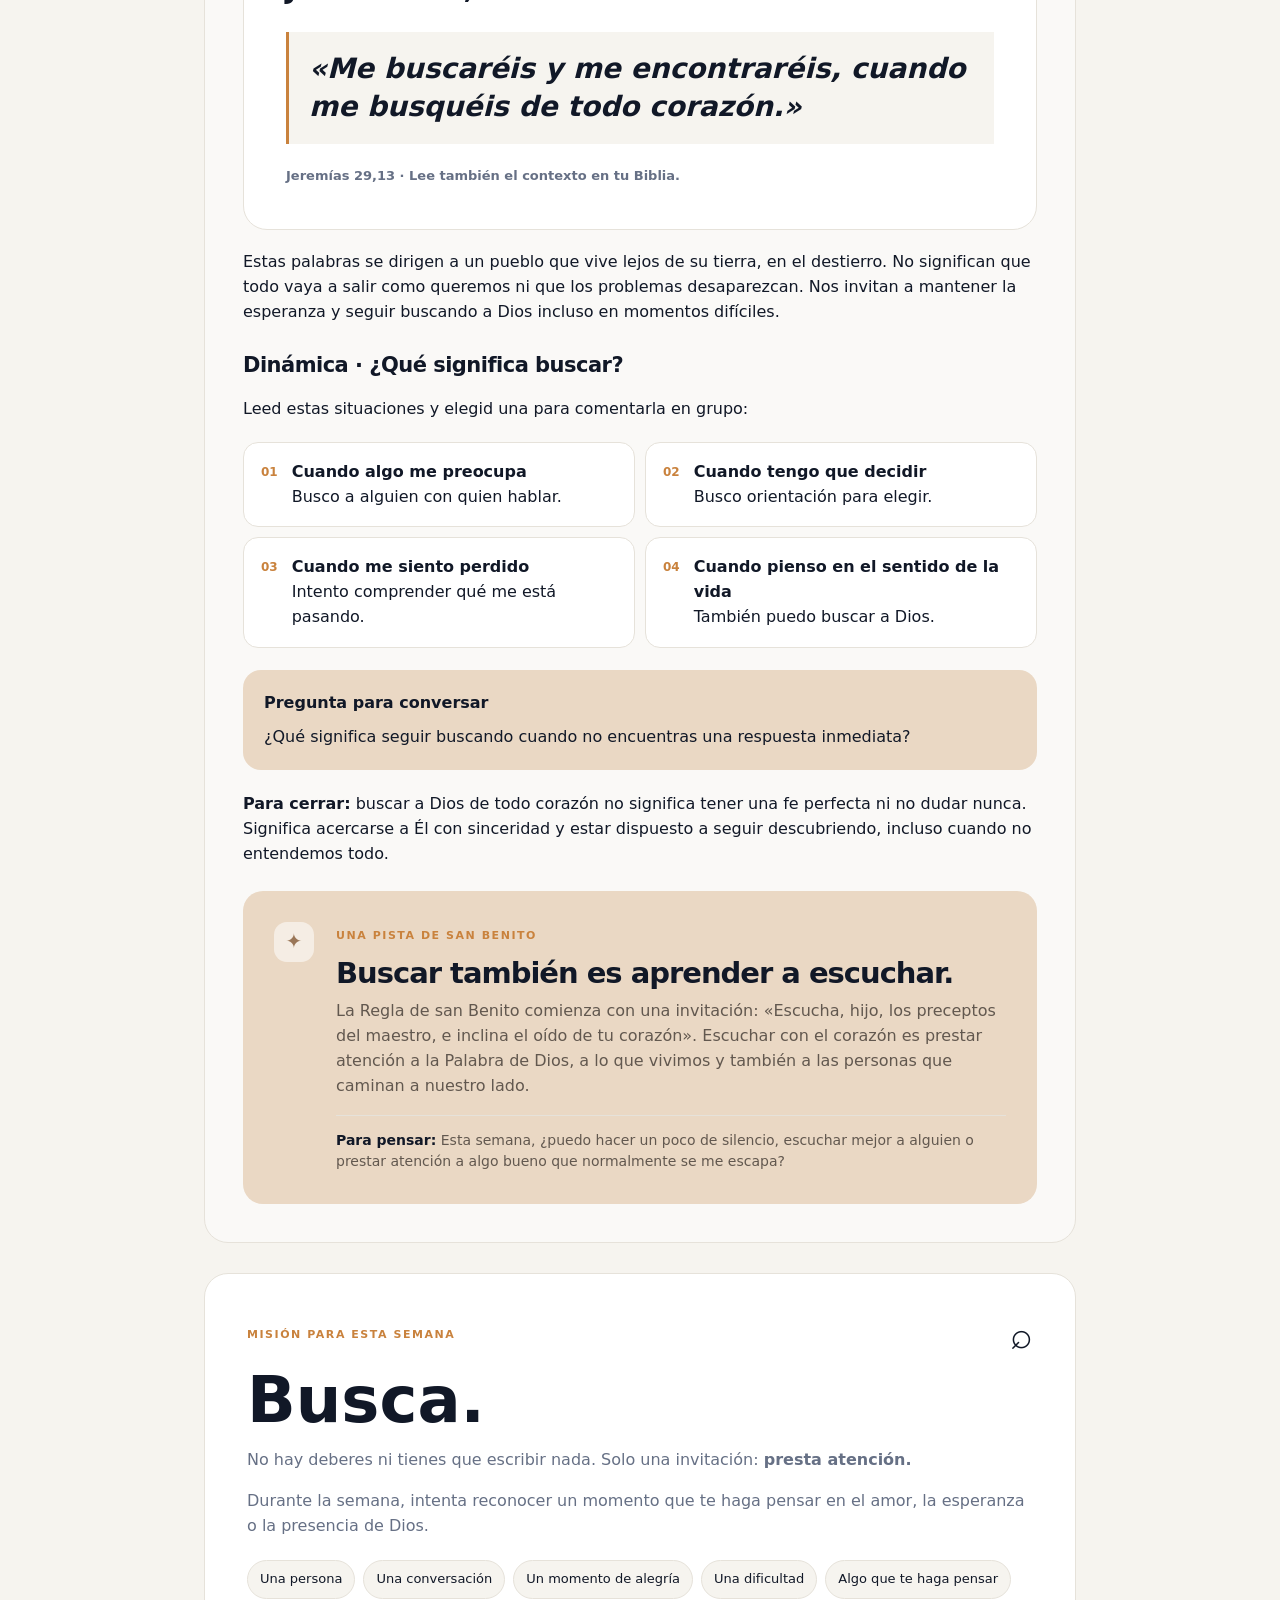
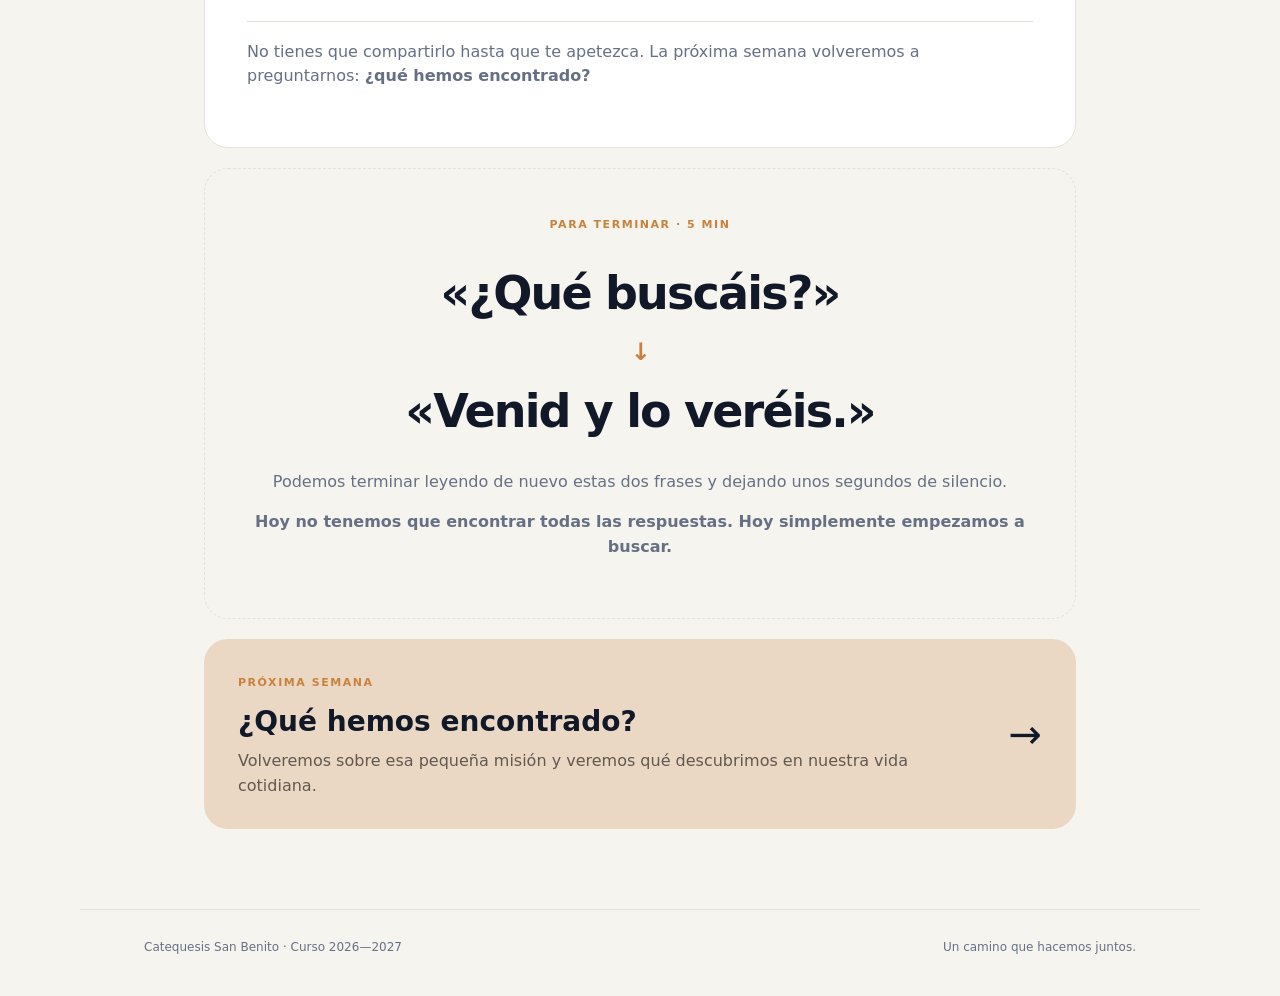
<file: sesion-01.html>
<!doctype html>
<html lang="es">
<head>
  <meta charset="utf-8">
  <meta name="viewport" content="width=device-width, initial-scale=1">
  <meta name="theme-color" content="#111827">
  <meta name="description" content="Semana 01 de catequesis: ¿Qué buscáis?">
  <title>Semana 01 · ¿Qué buscáis? · Catequesis San Benito</title>
  <link rel="stylesheet" href="styles.css?v=20261009-6">
</head>
<body>
<header class="topbar">
  <a class="brand" href="index.html"><span class="brand-mark">✝</span><span>Catequesis San Benito</span></a>
  <nav class="desktop-nav"><a href="index.html">Inicio</a><a class="active" href="sesiones.html">Mi camino</a><a href="bitacora.html">Bitácora de fe</a><a href="oracion.html">Oración</a><a href="vivir.html">Vivir la Fe</a></nav>
  <details class="mobile-menu"><summary aria-label="Abrir menú de navegación"><span class="menu-icon"><i></i><i></i><i></i></span><span>Menú</span></summary><nav class="mobile-menu-links"><a href="index.html">Inicio</a><a class="active" href="sesiones.html">Mi camino</a><a href="bitacora.html">Bitácora de fe</a><a href="oracion.html">Oración</a><a href="vivir.html">Vivir la Fe</a></nav></details>
</header>

<main class="page session-page">
  <a class="back" href="sesiones.html">← Volver al camino</a>
  <div class="eyebrow">SEMANA 01 · COMENZAMOS</div>
  <h1>¿Qué buscáis?</h1>
  <p class="lead">Hoy empieza un camino. No necesitamos tener todas las respuestas ni tener miedo a las preguntas. Solo empezar a buscar.</p>

  <section class="hero-quote">
    <span class="tag">LA PREGUNTA DE HOY</span>
    <blockquote>«¿Qué buscáis?»</blockquote>
    <p>Juan 1,38</p>
  </section>

  <section class="session-overview">
    <div><span class="tag">OBJETIVO</span><p>Descubrir que la fe puede comenzar con una pregunta sincera y con la decisión de conocer a Jesús poco a poco.</p></div>
    <div><span class="tag">DURACIÓN</span><p>60 minutos</p></div>
    <div><span class="tag">MATERIAL</span><p>Tarjetas o papeles pequeños y bolígrafos (opcional).</p></div>
  </section>

  <section class="session-block">
    <div class="session-block-heading"><span class="step-number">01</span><div><span class="tag">5 MIN · NOS CONOCEMOS</span><h2>Empezamos por nosotros</h2></div></div>
    <p>Antes de hablar de Dios, vamos a conocernos un poco. Comparte estas cuatro cosas con el grupo. Si alguna pregunta no te apetece responder, puedes pasarla.</p>
    <div class="activity">
      <strong>Cuatro cosas</strong>
      <ol><li>Tu nombre.</li><li>Algo que te guste.</li><li>Algo que te represente.</li><li><strong>Algo que buscas o esperas encontrar este año.</strong></li></ol>
    </div>
    <p class="prompt">No hace falta que la última respuesta sea profunda. Puede ser hacer amigos, tener más tranquilidad, descubrir algo nuevo o aclararse con alguna cuestión.</p>
    
  </section>

  <section class="session-block">
    <div class="session-block-heading"><span class="step-number">02</span><div><span class="tag">15 MIN · JUAN 1,35-39</span><h2>¿Qué buscamos de verdad?</h2></div></div>
    <p>Leemos el pasaje entre todos. Se pueden repartir los papeles de narrador, Juan Bautista, los dos discípulos y Jesús.</p>
    <div class="scripture-card">
      <span class="tag">EL EVANGELIO</span>
      <h3>Juan 1,35-39</h3>
      <p>Juan Bautista señala a Jesús y dos de sus discípulos empiezan a seguirlo. Jesús se vuelve hacia ellos y les pregunta:</p>
      <div class="verse">«¿Qué buscáis?»</div>
      <p>Ellos le preguntan dónde vive, y Jesús les invita:</p>
      <div class="verse">«Venid y lo veréis.»</div>
      <p class="reference">Si tienes una Biblia a mano, lee el pasaje completo: los detalles de la historia también importan.</p>
    </div>
    <h3>Dinámica · El mapa de nuestras búsquedas</h3>
    <p>Mira las palabras de abajo y elige una que te parezca importante para la gente de tu edad. No tienes que contar nada personal: también puedes elegir una porque te parece importante en general.</p>
    <div class="chips search-chips"><span>Amistad</span><span>Pertenecer</span><span>Tranquilidad</span><span>Amor</span><span>Respuestas</span><span>Futuro</span><span>Felicidad</span><span>Ser aceptado</span><span>Esperanza</span><span>Sentido</span></div>
    <ol class="activity-steps"><li>Elige una tarjeta o escribe otra palabra.</li><li>En grupos de tres, comentad por qué puede ser importante esa búsqueda para alguien de vuestra edad.</li><li>Relacionad esa búsqueda con la pregunta que Jesús hace a los discípulos.</li></ol>
    <div class="discussion-box"><strong>Preguntas para conversar</strong><ul><li>¿Buscamos cosas, experiencias, personas o también algo que dé sentido a la vida?</li><li>¿Podemos tener muchas cosas y seguir buscando algo?</li><li>¿Qué creéis que esperaban encontrar aquellos discípulos siguiendo a Jesús?</li></ul></div>
    
  </section>

  <section class="session-block">
    <div class="session-block-heading"><span class="step-number">03</span><div><span class="tag">10 MIN · CONOCER POR UNO MISMO</span><h2>«Venid y lo veréis»</h2></div></div>
    <p>Hay cosas que nos cuentan y cosas que descubrimos por nosotros mismos. No siempre es lo mismo.</p>
    <div class="comparison-grid">
      <div><span class="tag">SITUACIÓN 1</span><p>Te dicen que alguien es una persona estupenda, pero nunca has hablado con ella.</p></div>
      <div><span class="tag">SITUACIÓN 2</span><p>Te hablan de Jesús, pero todavía no sabes qué tiene que ver con tu vida.</p></div>
    </div>
    <p>En parejas o pequeños grupos, elegid una de las preguntas y conversad:</p>
    <ul class="question-list"><li>¿Es lo mismo que te cuenten algo que descubrirlo por ti mismo?</li><li>¿Qué podría ayudarnos a conocer a Jesús, más allá de saber cosas sobre Él?</li><li>¿Qué puede aportar un grupo de catequesis a esa búsqueda?</li></ul>
    <div class="insight"><span class="tag">UNA IDEA PARA EL CAMINO</span><h3>Jesús invita, no obliga.</h3><p>Jesús no les pide que primero lo entiendan todo. Les invita a acercarse y conocerlo. La catequesis puede ser un lugar para escuchar, preguntar, compartir dudas y descubrir quién es Jesús sin fingir que tenemos todas las respuestas.</p></div>
    <section class="saint-tradition saint-jp2">
      <div class="saint-tradition-mark" aria-hidden="true">✦</div>
      <div>
        <span class="tag">UNA VOZ QUE NOS ACOMPAÑA</span>
        <h3>«¡No tengáis miedo! ¡Abrid de par en par las puertas a Cristo!»</h3>
        <p>San Juan Pablo II invitaba especialmente a los jóvenes a no tener miedo de acercarse a Jesús. Buscar no significa tenerlo todo claro: significa darle una oportunidad, hacer preguntas con sinceridad y descubrir poco a poco qué puede cambiar en nuestra vida.</p>
        <p class="saint-connection"><strong>Para pensar:</strong> ¿Qué miedos o dudas pueden hacer que nos cueste acercarnos a Jesús?</p>
      </div>
    </section>

    
  </section>

  <section class="session-block">
    <div class="session-block-heading"><span class="step-number">04</span><div><span class="tag">5 MIN · UN MOMENTO PERSONAL</span><h2>Si Jesús me lo preguntara a mí…</h2></div></div>
    <p>Tómate un momento de silencio. Puedes pensar o escribir para ti —no tendrás que entregarlo— una respuesta a esta pregunta:</p>
    <div class="hero-quote personal-quote"><span class="tag">PIENSA SIN PRISA</span><blockquote>«¿Qué buscas?»</blockquote><p>Algo que quieres descubrir, entender, cambiar o vivir.</p></div>
    <p>No hay que compartirlo con el grupo ni encontrar una respuesta perfecta. También es válido no saber todavía qué responder.</p>
  </section>

  <section class="session-block">
    <div class="session-block-heading"><span class="step-number">05</span><div><span class="tag">15 MIN · JEREMÍAS 29,11-14</span><h2>Buscar de todo corazón</h2></div></div>
    <div class="scripture-card compact">
      <span class="tag">OTRA PALABRA PARA EL CAMINO</span>
      <h3>Jeremías 29,11-14</h3>
      <div class="verse">«Me buscaréis y me encontraréis, cuando me busquéis de todo corazón.»</div>
      <p class="reference">Jeremías 29,13 · Lee también el contexto en tu Biblia.</p>
    </div>
    <p>Estas palabras se dirigen a un pueblo que vive lejos de su tierra, en el destierro. No significan que todo vaya a salir como queremos ni que los problemas desaparezcan. Nos invitan a mantener la esperanza y seguir buscando a Dios incluso en momentos difíciles.</p>
    <h3>Dinámica · ¿Qué significa buscar?</h3>
    <p>Leed estas situaciones y elegid una para comentarla en grupo:</p>
    <div class="situation-list">
      <div><span>01</span><p><strong>Cuando algo me preocupa</strong><br>Busco a alguien con quien hablar.</p></div>
      <div><span>02</span><p><strong>Cuando tengo que decidir</strong><br>Busco orientación para elegir.</p></div>
      <div><span>03</span><p><strong>Cuando me siento perdido</strong><br>Intento comprender qué me está pasando.</p></div>
      <div><span>04</span><p><strong>Cuando pienso en el sentido de la vida</strong><br>También puedo buscar a Dios.</p></div>
    </div>
    <div class="discussion-box"><strong>Pregunta para conversar</strong><p>¿Qué significa seguir buscando cuando no encuentras una respuesta inmediata?</p></div>
    <p><strong>Para cerrar:</strong> buscar a Dios de todo corazón no significa tener una fe perfecta ni no dudar nunca. Significa acercarse a Él con sinceridad y estar dispuesto a seguir descubriendo, incluso cuando no entendemos todo.</p>
    <section class="saint-tradition saint-benedict">
      <div class="saint-tradition-mark" aria-hidden="true">✦</div>
      <div>
        <span class="tag">UNA PISTA DE SAN BENITO</span>
        <h3>Buscar también es aprender a escuchar.</h3>
        <p>La Regla de san Benito comienza con una invitación: «Escucha, hijo, los preceptos del maestro, e inclina el oído de tu corazón». Escuchar con el corazón es prestar atención a la Palabra de Dios, a lo que vivimos y también a las personas que caminan a nuestro lado.</p>
        <p class="saint-connection"><strong>Para pensar:</strong> Esta semana, ¿puedo hacer un poco de silencio, escuchar mejor a alguien o prestar atención a algo bueno que normalmente se me escapa?</p>
      </div>
    </section>

    
  </section>

  <section class="challenge">
    <div class="challenge-top"><span class="tag">MISIÓN PARA ESTA SEMANA</span><span class="challenge-icon">⌕</span></div>
    <h2>Busca.</h2>
    <p>No hay deberes ni tienes que escribir nada. Solo una invitación: <strong>presta atención.</strong></p>
    <p>Durante la semana, intenta reconocer un momento que te haga pensar en el amor, la esperanza o la presencia de Dios.</p>
    <div class="chips"><span>Una persona</span><span>Una conversación</span><span>Un momento de alegría</span><span>Una dificultad</span><span>Algo que te haga pensar</span></div>
    <p class="challenge-note">No tienes que compartirlo hasta que te apetezca. La próxima semana volveremos a preguntarnos: <strong>¿qué hemos encontrado?</strong></p>
  </section>

  <section class="closing">
    <span class="tag">PARA TERMINAR · 5 MIN</span>
    <div class="closing-lines"><p>«¿Qué buscáis?»</p><p class="arrow">↓</p><p>«Venid y lo veréis.»</p></div>
    <p>Podemos terminar leyendo de nuevo estas dos frases y dejando unos segundos de silencio.</p>
    <p><strong>Hoy no tenemos que encontrar todas las respuestas. Hoy simplemente empezamos a buscar.</strong></p>
  </section>

  <div class="next-box"><div><span class="tag">PRÓXIMA SEMANA</span><h2>¿Qué hemos encontrado?</h2><p>Volveremos sobre esa pequeña misión y veremos qué descubrimos en nuestra vida cotidiana.</p></div><span class="big-arrow">→</span></div>
</main>

<footer><span>Catequesis San Benito · Curso 2026—2027</span><span>Un camino que hacemos juntos.</span></footer>
</body>
</html>
</file>
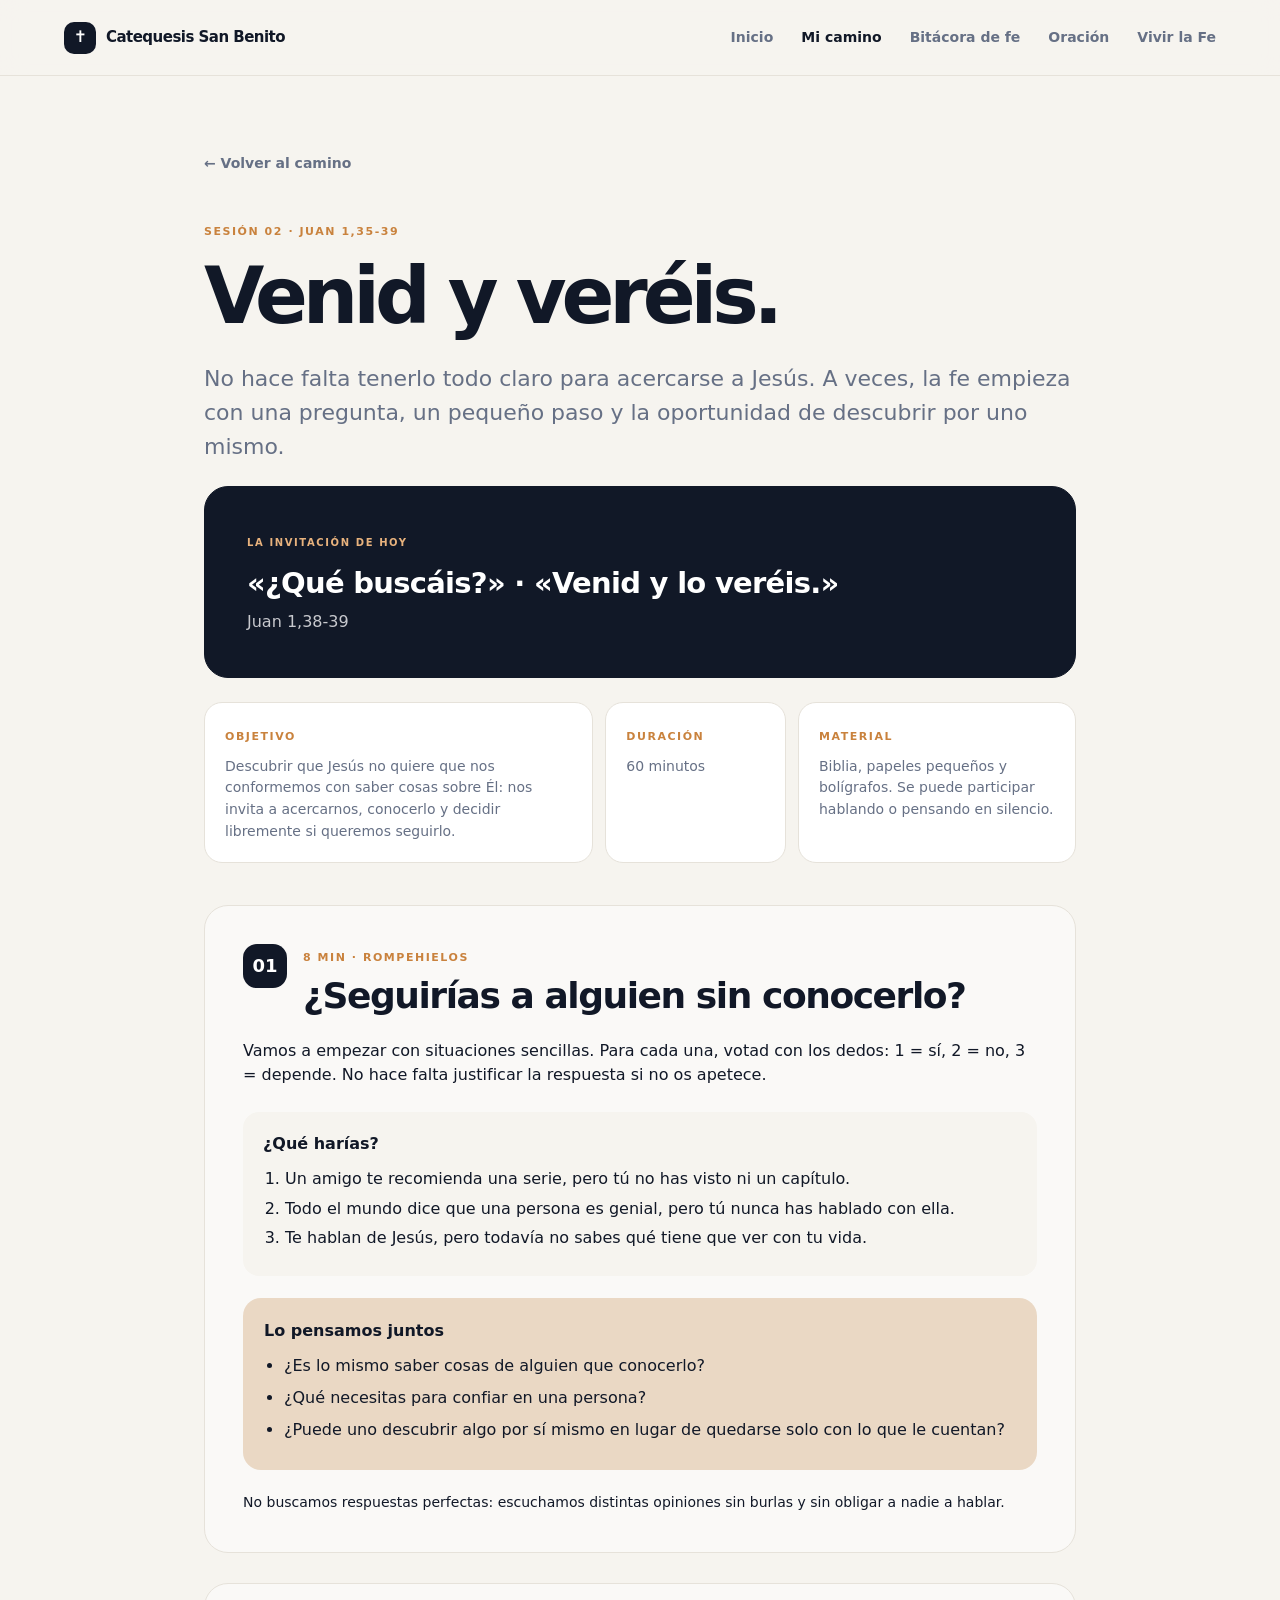
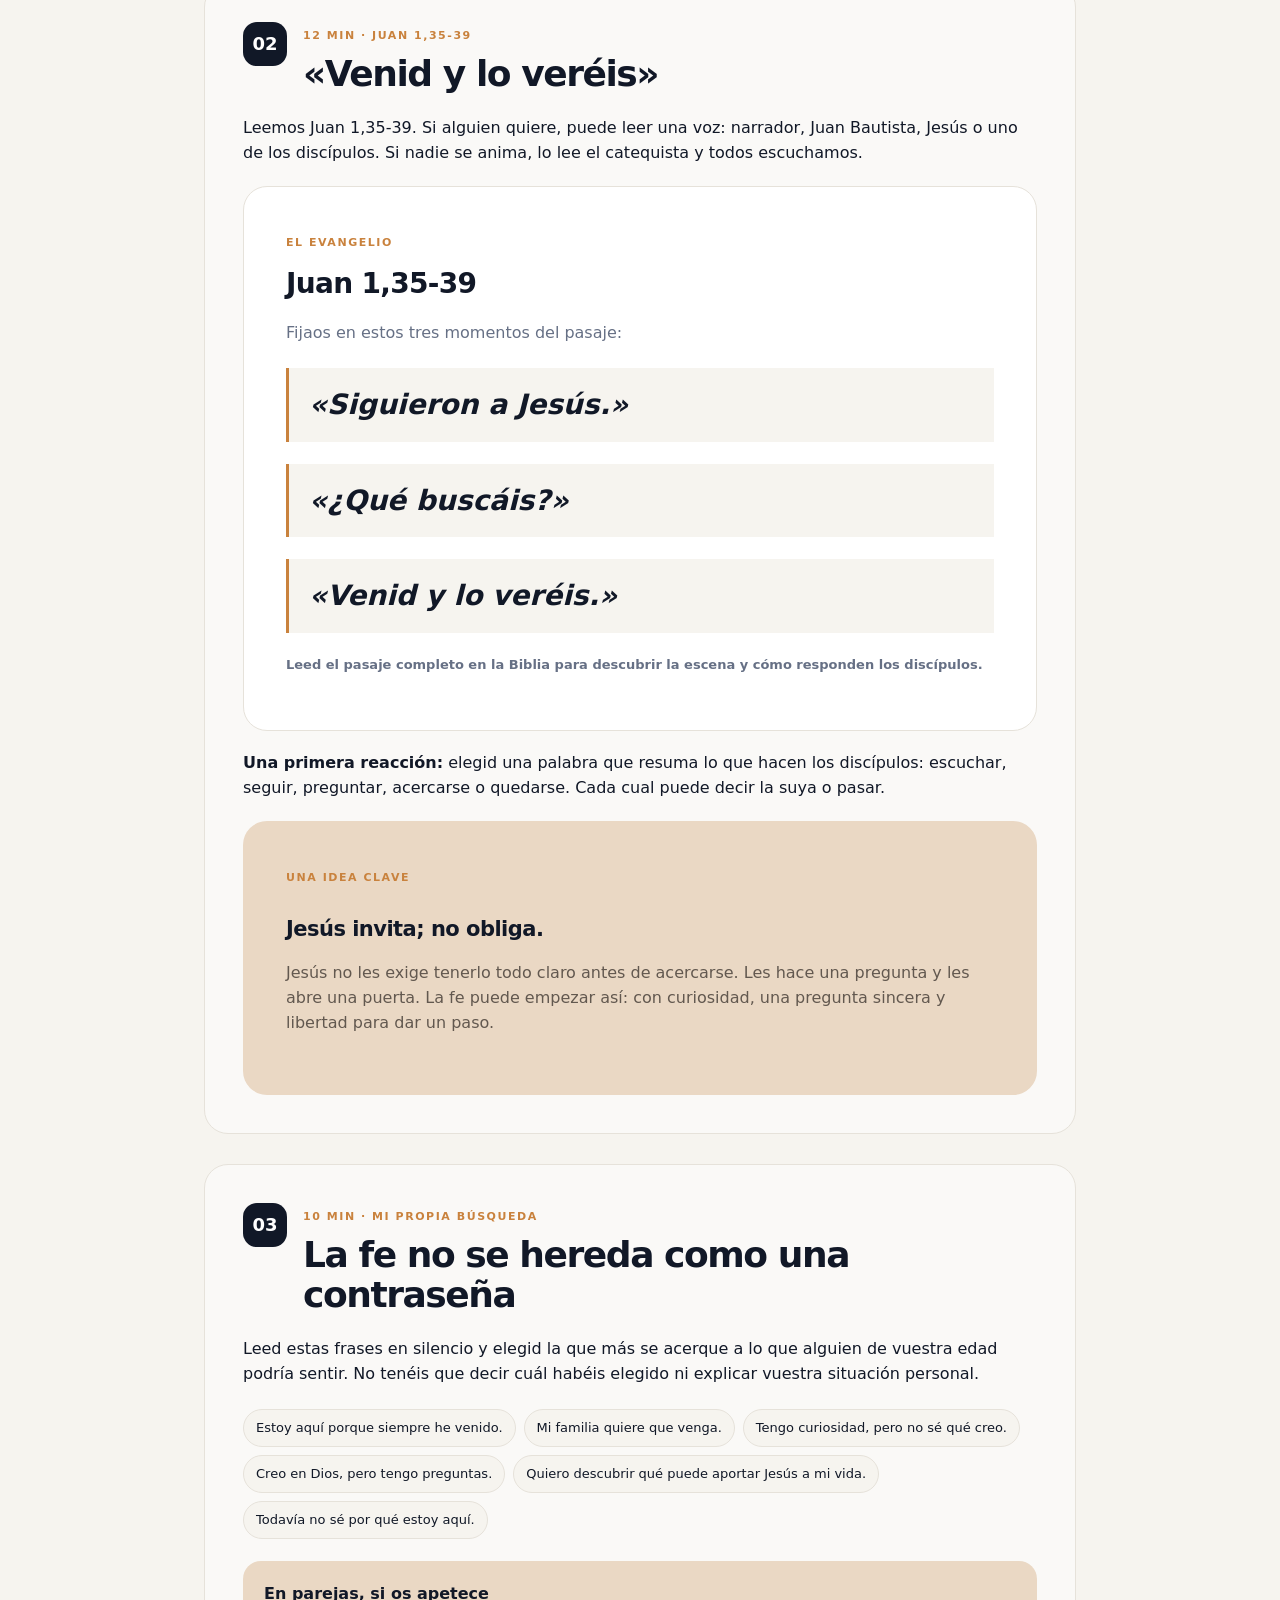
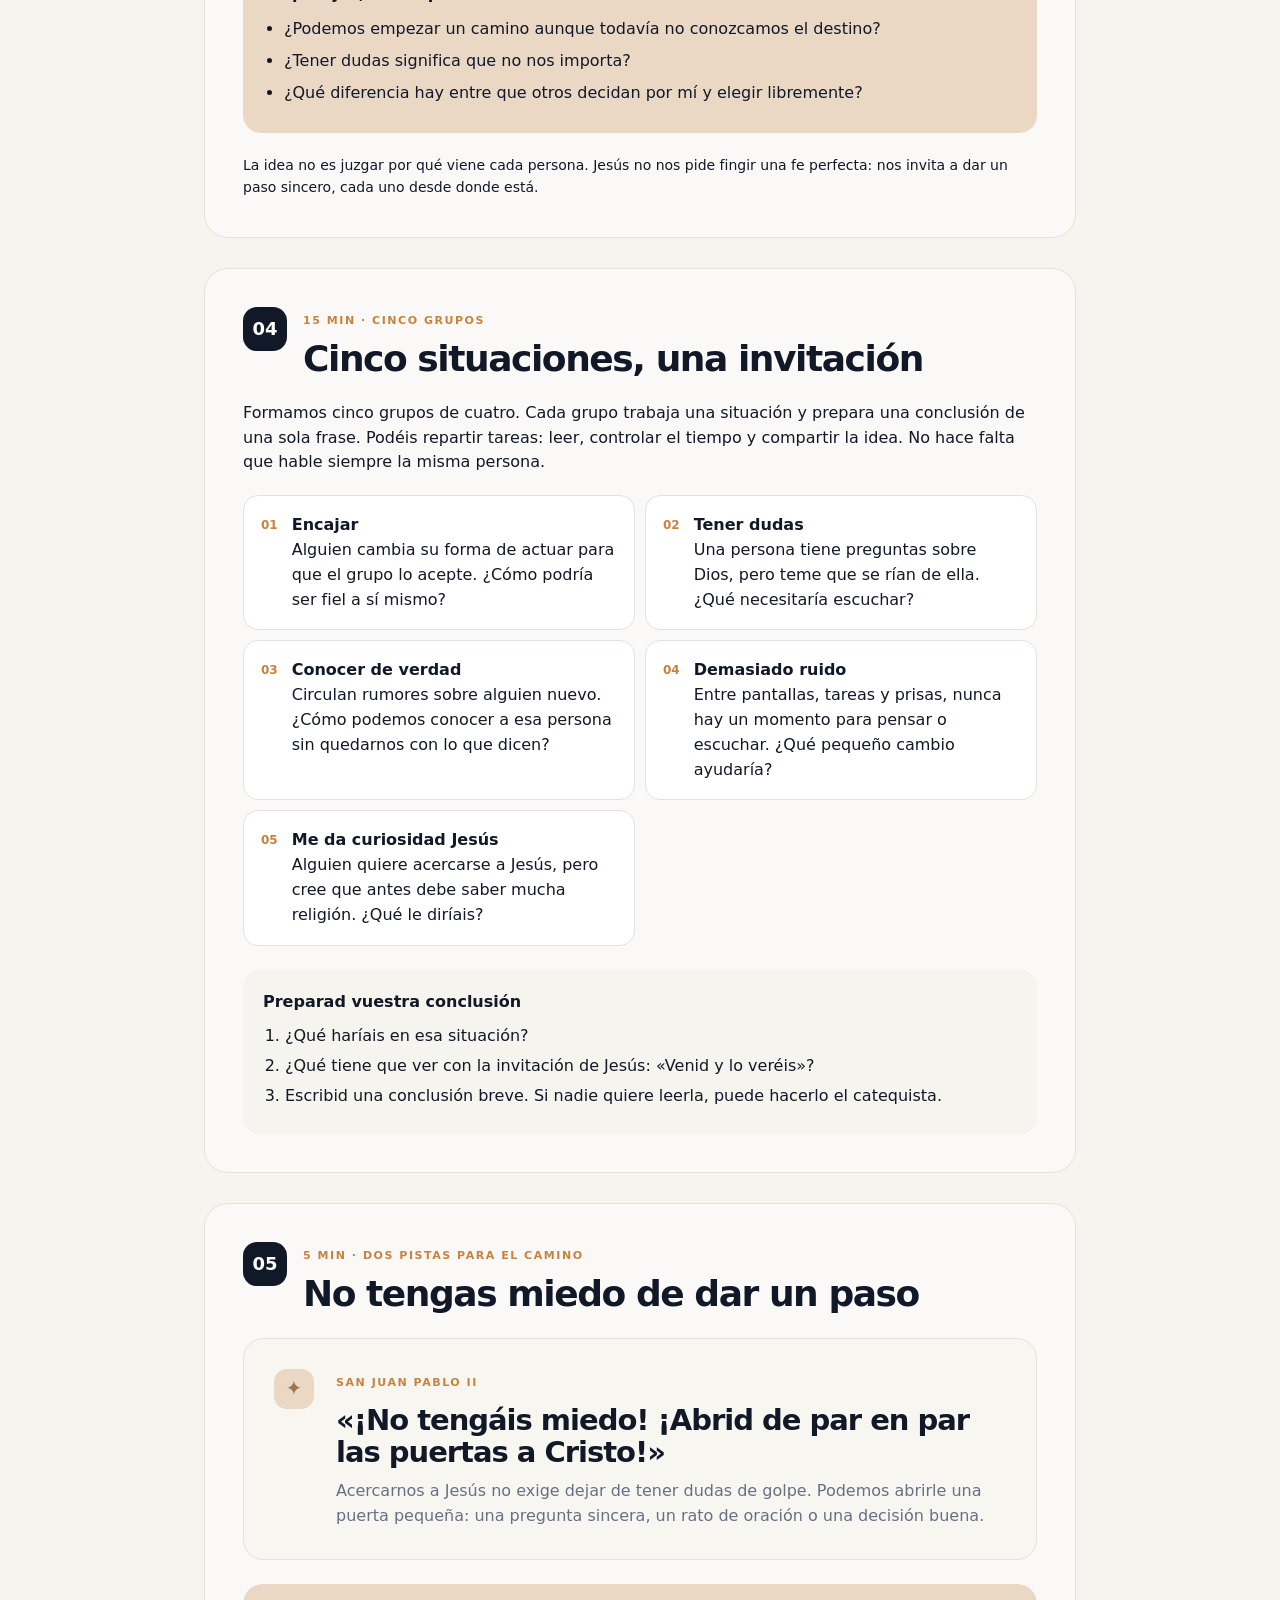
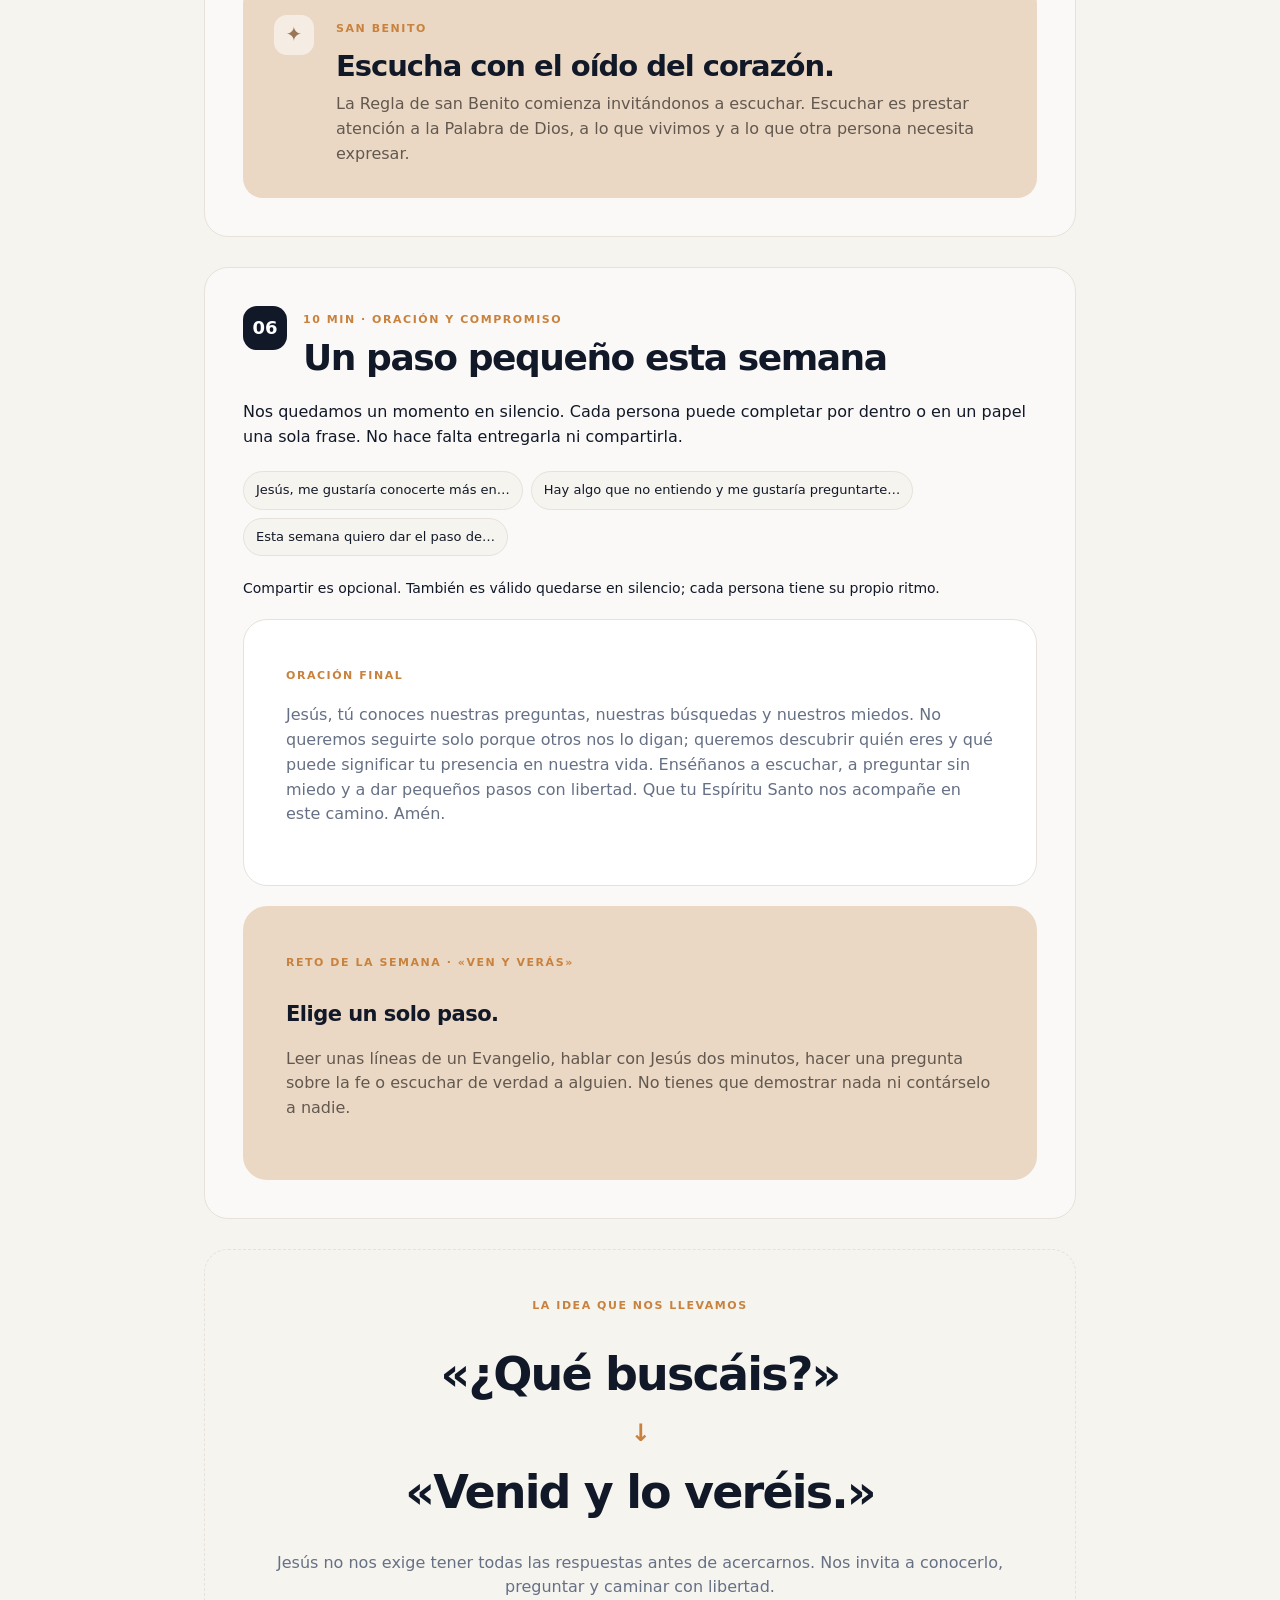
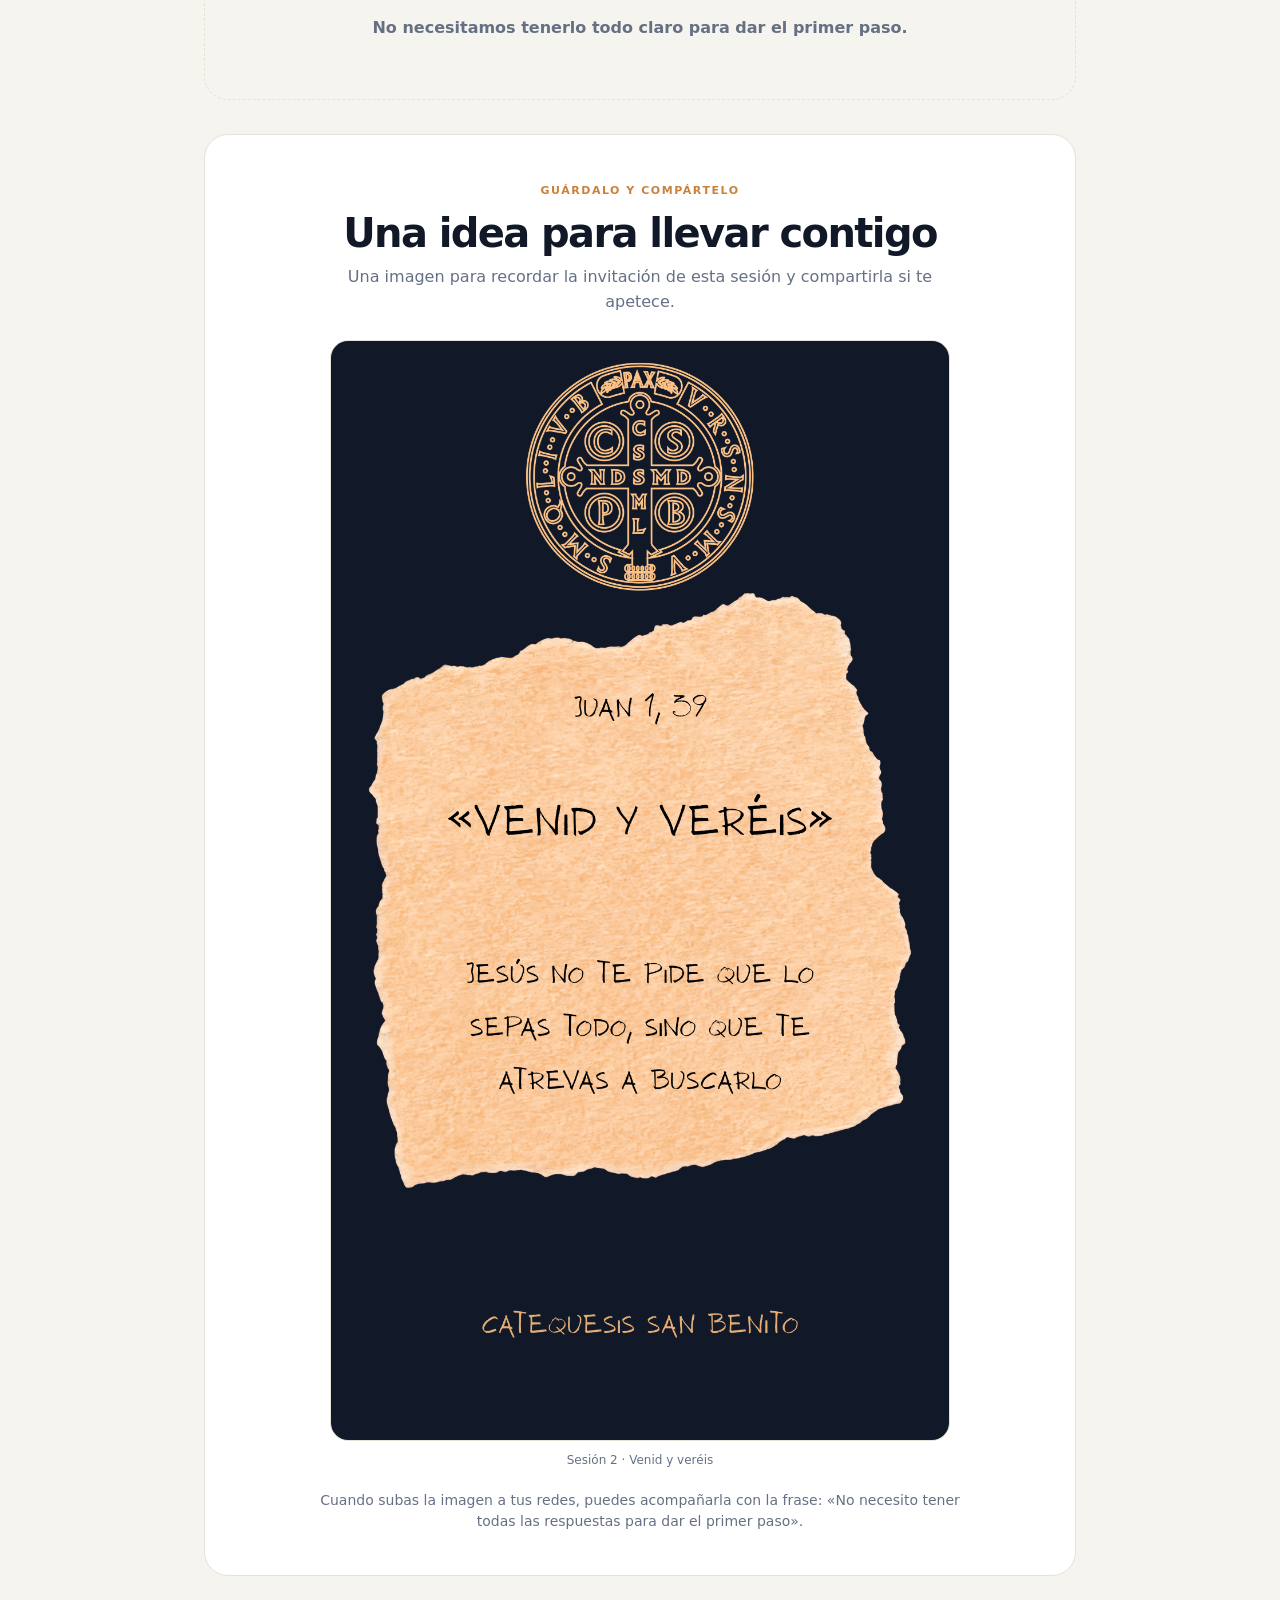
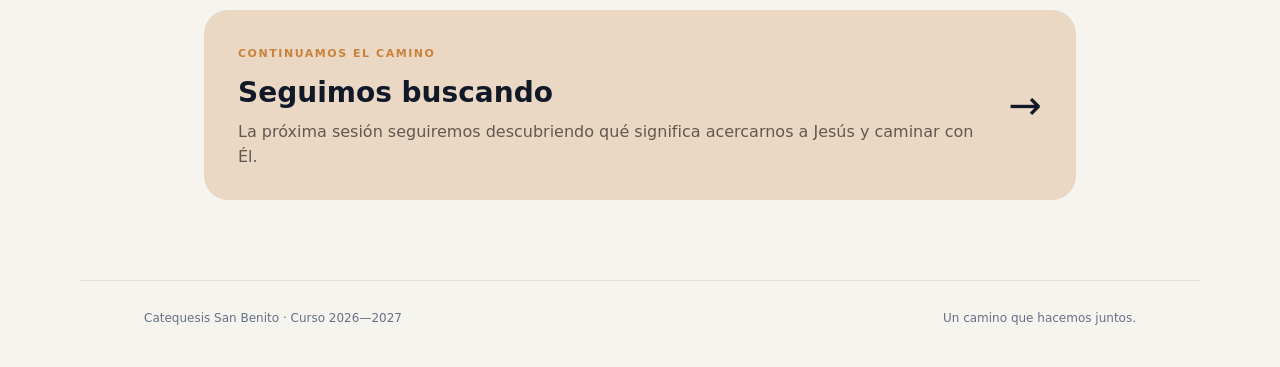
<file: sesion-02.html>
<!doctype html>
<html lang="es">
<head>
  <meta charset="utf-8">
  <meta name="viewport" content="width=device-width, initial-scale=1">
  <meta name="theme-color" content="#111827">
  <meta name="description" content="Sesión 2 de Catequesis San Benito: Venid y veréis.">
  <title>Sesión 2 · Venid y veréis · Catequesis San Benito</title>
  <link rel="stylesheet" href="styles.css?v=20261015-2">
</head>
<body>
<header class="topbar">
  <a class="brand" href="index.html"><span class="brand-mark">✝</span><span>Catequesis San Benito</span></a>
  <nav class="desktop-nav"><a href="index.html">Inicio</a><a class="active" href="sesiones.html">Mi camino</a><a href="bitacora.html">Bitácora de fe</a><a href="oracion.html">Oración</a><a href="vivir.html">Vivir la Fe</a></nav>
  <details class="mobile-menu"><summary aria-label="Abrir menú de navegación"><span class="menu-icon"><i></i><i></i><i></i></span><span>Menú</span></summary><nav class="mobile-menu-links"><a href="index.html">Inicio</a><a class="active" href="sesiones.html">Mi camino</a><a href="bitacora.html">Bitácora de fe</a><a href="oracion.html">Oración</a><a href="vivir.html">Vivir la Fe</a></nav></details>
</header>

<main class="page session-page">
  <a class="back" href="sesiones.html">← Volver al camino</a>
  <div class="eyebrow">SESIÓN 02 · JUAN 1,35-39</div>
  <h1>Venid y veréis.</h1>
  <p class="lead">No hace falta tenerlo todo claro para acercarse a Jesús. A veces, la fe empieza con una pregunta, un pequeño paso y la oportunidad de descubrir por uno mismo.</p>

  <section class="hero-quote">
    <span class="tag">LA INVITACIÓN DE HOY</span>
    <blockquote>«¿Qué buscáis?» · «Venid y lo veréis.»</blockquote>
    <p>Juan 1,38-39</p>
  </section>

  <section class="session-overview">
    <div><span class="tag">OBJETIVO</span><p>Descubrir que Jesús no quiere que nos conformemos con saber cosas sobre Él: nos invita a acercarnos, conocerlo y decidir libremente si queremos seguirlo.</p></div>
    <div><span class="tag">DURACIÓN</span><p>60 minutos</p></div>
    <div><span class="tag">MATERIAL</span><p>Biblia, papeles pequeños y bolígrafos. Se puede participar hablando o pensando en silencio.</p></div>
  </section>

  <section class="session-block">
    <div class="session-block-heading"><span class="step-number">01</span><div><span class="tag">8 MIN · ROMPEHIELOS</span><h2>¿Seguirías a alguien sin conocerlo?</h2></div></div>
    <p>Vamos a empezar con situaciones sencillas. Para cada una, votad con los dedos: 1 = sí, 2 = no, 3 = depende. No hace falta justificar la respuesta si no os apetece.</p>
    <div class="activity">
      <strong>¿Qué harías?</strong>
      <ol>
        <li>Un amigo te recomienda una serie, pero tú no has visto ni un capítulo.</li>
        <li>Todo el mundo dice que una persona es genial, pero tú nunca has hablado con ella.</li>
        <li>Te hablan de Jesús, pero todavía no sabes qué tiene que ver con tu vida.</li>
      </ol>
    </div>
    <div class="discussion-box"><strong>Lo pensamos juntos</strong><ul><li>¿Es lo mismo saber cosas de alguien que conocerlo?</li><li>¿Qué necesitas para confiar en una persona?</li><li>¿Puede uno descubrir algo por sí mismo en lugar de quedarse solo con lo que le cuentan?</li></ul></div>
    <p class="prompt">No buscamos respuestas perfectas: escuchamos distintas opiniones sin burlas y sin obligar a nadie a hablar.</p>
  </section>

  <section class="session-block">
    <div class="session-block-heading"><span class="step-number">02</span><div><span class="tag">12 MIN · JUAN 1,35-39</span><h2>«Venid y lo veréis»</h2></div></div>
    <p>Leemos Juan 1,35-39. Si alguien quiere, puede leer una voz: narrador, Juan Bautista, Jesús o uno de los discípulos. Si nadie se anima, lo lee el catequista y todos escuchamos.</p>
    <div class="scripture-card">
      <span class="tag">EL EVANGELIO</span>
      <h3>Juan 1,35-39</h3>
      <p>Fijaos en estos tres momentos del pasaje:</p>
      <div class="verse">«Siguieron a Jesús.»</div>
      <div class="verse">«¿Qué buscáis?»</div>
      <div class="verse">«Venid y lo veréis.»</div>
      <p class="reference">Leed el pasaje completo en la Biblia para descubrir la escena y cómo responden los discípulos.</p>
    </div>
    <p><strong>Una primera reacción:</strong> elegid una palabra que resuma lo que hacen los discípulos: escuchar, seguir, preguntar, acercarse o quedarse. Cada cual puede decir la suya o pasar.</p>
    <div class="insight"><span class="tag">UNA IDEA CLAVE</span><h3>Jesús invita; no obliga.</h3><p>Jesús no les exige tenerlo todo claro antes de acercarse. Les hace una pregunta y les abre una puerta. La fe puede empezar así: con curiosidad, una pregunta sincera y libertad para dar un paso.</p></div>
  </section>

  <section class="session-block">
    <div class="session-block-heading"><span class="step-number">03</span><div><span class="tag">10 MIN · MI PROPIA BÚSQUEDA</span><h2>La fe no se hereda como una contraseña</h2></div></div>
    <p>Leed estas frases en silencio y elegid la que más se acerque a lo que alguien de vuestra edad podría sentir. No tenéis que decir cuál habéis elegido ni explicar vuestra situación personal.</p>
    <div class="chips">
      <span>Estoy aquí porque siempre he venido.</span>
      <span>Mi familia quiere que venga.</span>
      <span>Tengo curiosidad, pero no sé qué creo.</span>
      <span>Creo en Dios, pero tengo preguntas.</span>
      <span>Quiero descubrir qué puede aportar Jesús a mi vida.</span>
      <span>Todavía no sé por qué estoy aquí.</span>
    </div>
    <div class="discussion-box"><strong>En parejas, si os apetece</strong><ul><li>¿Podemos empezar un camino aunque todavía no conozcamos el destino?</li><li>¿Tener dudas significa que no nos importa?</li><li>¿Qué diferencia hay entre que otros decidan por mí y elegir libremente?</li></ul></div>
    <p class="prompt">La idea no es juzgar por qué viene cada persona. Jesús no nos pide fingir una fe perfecta: nos invita a dar un paso sincero, cada uno desde donde está.</p>
  </section>

  <section class="session-block">
    <div class="session-block-heading"><span class="step-number">04</span><div><span class="tag">15 MIN · CINCO GRUPOS</span><h2>Cinco situaciones, una invitación</h2></div></div>
    <p>Formamos cinco grupos de cuatro. Cada grupo trabaja una situación y prepara una conclusión de una sola frase. Podéis repartir tareas: leer, controlar el tiempo y compartir la idea. No hace falta que hable siempre la misma persona.</p>
    <div class="situation-list">
      <div><span>01</span><p><strong>Encajar</strong><br>Alguien cambia su forma de actuar para que el grupo lo acepte. ¿Cómo podría ser fiel a sí mismo?</p></div>
      <div><span>02</span><p><strong>Tener dudas</strong><br>Una persona tiene preguntas sobre Dios, pero teme que se rían de ella. ¿Qué necesitaría escuchar?</p></div>
      <div><span>03</span><p><strong>Conocer de verdad</strong><br>Circulan rumores sobre alguien nuevo. ¿Cómo podemos conocer a esa persona sin quedarnos con lo que dicen?</p></div>
      <div><span>04</span><p><strong>Demasiado ruido</strong><br>Entre pantallas, tareas y prisas, nunca hay un momento para pensar o escuchar. ¿Qué pequeño cambio ayudaría?</p></div>
      <div><span>05</span><p><strong>Me da curiosidad Jesús</strong><br>Alguien quiere acercarse a Jesús, pero cree que antes debe saber mucha religión. ¿Qué le diríais?</p></div>
    </div>
    <div class="activity">
      <strong>Preparad vuestra conclusión</strong>
      <ol><li>¿Qué haríais en esa situación?</li><li>¿Qué tiene que ver con la invitación de Jesús: «Venid y lo veréis»?</li><li>Escribid una conclusión breve. Si nadie quiere leerla, puede hacerlo el catequista.</li></ol>
    </div>
  </section>

  <section class="session-block">
    <div class="session-block-heading"><span class="step-number">05</span><div><span class="tag">5 MIN · DOS PISTAS PARA EL CAMINO</span><h2>No tengas miedo de dar un paso</h2></div></div>
    <section class="saint-tradition saint-jp2">
      <div class="saint-tradition-mark" aria-hidden="true">✦</div>
      <div>
        <span class="tag">SAN JUAN PABLO II</span>
        <h3>«¡No tengáis miedo! ¡Abrid de par en par las puertas a Cristo!»</h3>
        <p>Acercarnos a Jesús no exige dejar de tener dudas de golpe. Podemos abrirle una puerta pequeña: una pregunta sincera, un rato de oración o una decisión buena.</p>
      </div>
    </section>
    <section class="saint-tradition saint-benedict">
      <div class="saint-tradition-mark" aria-hidden="true">✦</div>
      <div>
        <span class="tag">SAN BENITO</span>
        <h3>Escucha con el oído del corazón.</h3>
        <p>La Regla de san Benito comienza invitándonos a escuchar. Escuchar es prestar atención a la Palabra de Dios, a lo que vivimos y a lo que otra persona necesita expresar.</p>
      </div>
    </section>
  </section>

  <section class="session-block">
    <div class="session-block-heading"><span class="step-number">06</span><div><span class="tag">10 MIN · ORACIÓN Y COMPROMISO</span><h2>Un paso pequeño esta semana</h2></div></div>
    <p>Nos quedamos un momento en silencio. Cada persona puede completar por dentro o en un papel una sola frase. No hace falta entregarla ni compartirla.</p>
    <div class="chips"><span>Jesús, me gustaría conocerte más en…</span><span>Hay algo que no entiendo y me gustaría preguntarte…</span><span>Esta semana quiero dar el paso de…</span></div>
    <p class="prompt">Compartir es opcional. También es válido quedarse en silencio; cada persona tiene su propio ritmo.</p>
    <div class="scripture-card">
      <span class="tag">ORACIÓN FINAL</span>
      <p>Jesús, tú conoces nuestras preguntas, nuestras búsquedas y nuestros miedos. No queremos seguirte solo porque otros nos lo digan; queremos descubrir quién eres y qué puede significar tu presencia en nuestra vida. Enséñanos a escuchar, a preguntar sin miedo y a dar pequeños pasos con libertad. Que tu Espíritu Santo nos acompañe en este camino. Amén.</p>
    </div>
    <div class="insight"><span class="tag">RETO DE LA SEMANA · «VEN Y VERÁS»</span><h3>Elige un solo paso.</h3><p>Leer unas líneas de un Evangelio, hablar con Jesús dos minutos, hacer una pregunta sobre la fe o escuchar de verdad a alguien. No tienes que demostrar nada ni contárselo a nadie.</p></div>
  </section>

  <section class="closing">
    <span class="tag">LA IDEA QUE NOS LLEVAMOS</span>
    <div class="closing-lines"><p>«¿Qué buscáis?»</p><p class="arrow">↓</p><p>«Venid y lo veréis.»</p></div>
    <p>Jesús no nos exige tener todas las respuestas antes de acercarnos. Nos invita a conocerlo, preguntar y caminar con libertad.</p>
    <p><strong>No necesitamos tenerlo todo claro para dar el primer paso.</strong></p>
  </section>

  <section class="share-image-section" aria-labelledby="share-image-title">
    <span class="tag">GUÁRDALO Y COMPÁRTELO</span>
    <h2 id="share-image-title">Una idea para llevar contigo</h2>
    <p>Una imagen para recordar la invitación de esta sesión y compartirla si te apetece.</p>
    <figure class="share-image-frame">
      <img src="images/sesion-02-venid-y-vereis.png" alt="Imagen resumen de la sesión 2: Venid y veréis" loading="lazy">
      <figcaption>Sesión 2 · Venid y veréis</figcaption>
    </figure>
    <p class="share-image-note">Cuando subas la imagen a tus redes, puedes acompañarla con la frase: «No necesito tener todas las respuestas para dar el primer paso».</p>
  </section>

  <div class="next-box"><div><span class="tag">CONTINUAMOS EL CAMINO</span><h2>Seguimos buscando</h2><p>La próxima sesión seguiremos descubriendo qué significa acercarnos a Jesús y caminar con Él.</p></div><span class="big-arrow">→</span></div>
</main>

<footer><span>Catequesis San Benito · Curso 2026—2027</span><span>Un camino que hacemos juntos.</span></footer>
</body>
</html>
</file>
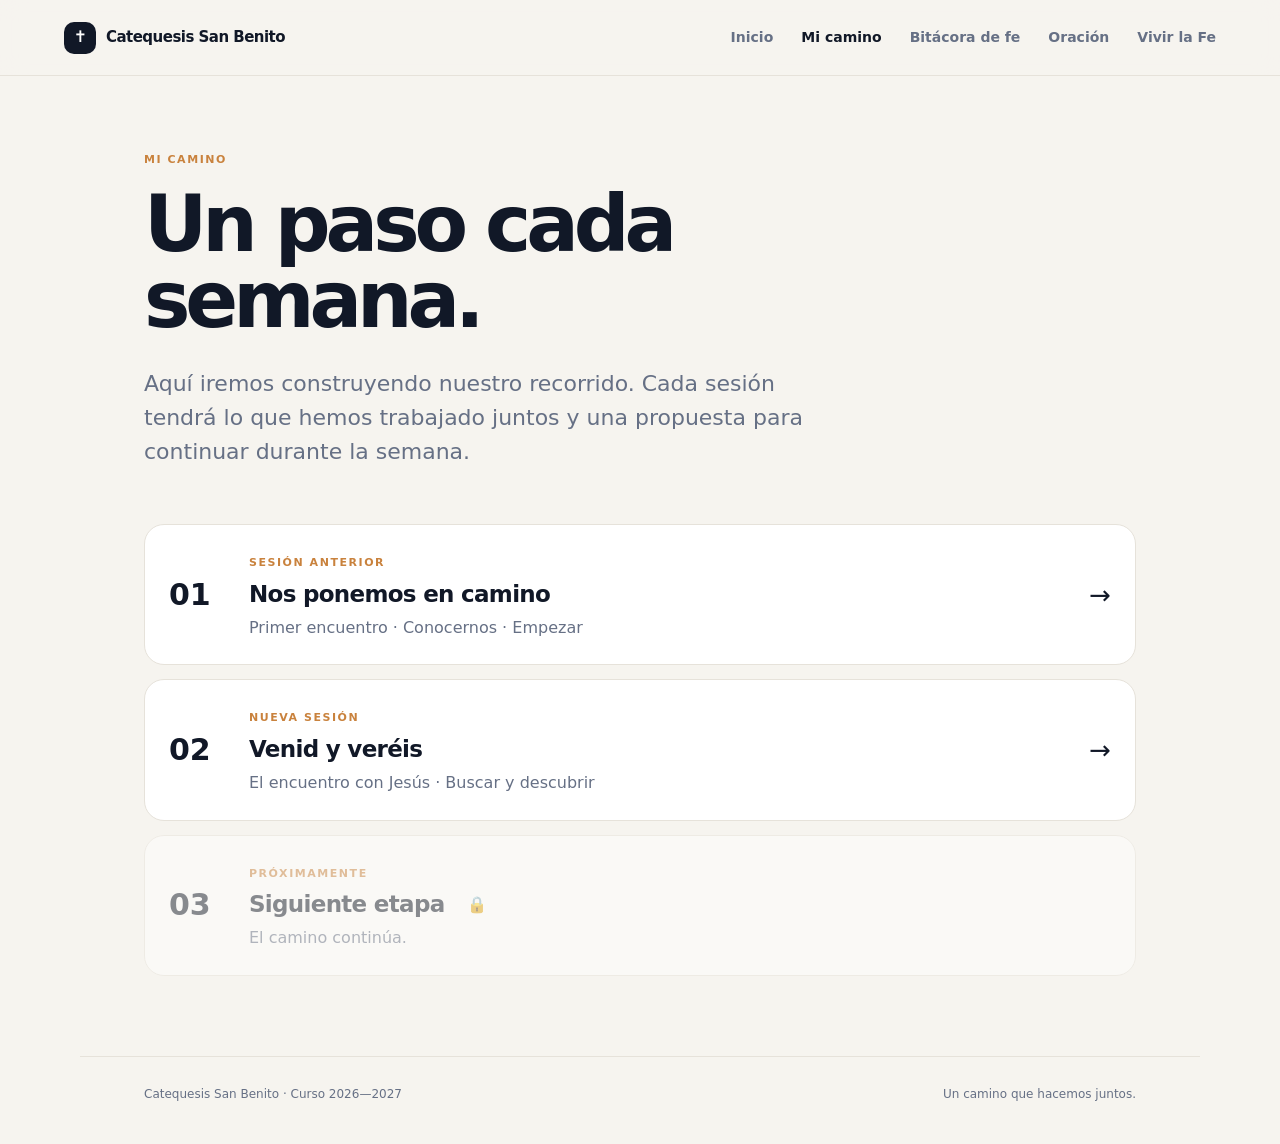
<file: sesiones.html>
<!doctype html>
<html lang="es"><head><meta charset="utf-8"><meta name="viewport" content="width=device-width,initial-scale=1"><meta name="theme-color" content="#111827"><title>Mi camino · Catequesis San Benito</title><link rel="stylesheet" href="styles.css?v=20261015-1"></head>
<body><header class="topbar"><a class="brand" href="index.html"><span class="brand-mark">✝</span><span>Catequesis San Benito</span></a><nav class="desktop-nav"><a href="index.html">Inicio</a><a class="active" href="sesiones.html">Mi camino</a><a href="bitacora.html">Bitácora de fe</a><a href="oracion.html">Oración</a><a href="vivir.html">Vivir la Fe</a></nav><details class="mobile-menu"><summary aria-label="Abrir menú de navegación"><span class="menu-icon"><i></i><i></i><i></i></span><span>Menú</span></summary><nav class="mobile-menu-links"><a href="index.html">Inicio</a><a class="active" href="sesiones.html">Mi camino</a><a href="bitacora.html">Bitácora de fe</a><a href="oracion.html">Oración</a><a href="vivir.html">Vivir la Fe</a></nav></details></header>
<main class="page"><div class="eyebrow">MI CAMINO</div><h1>Un paso cada semana.</h1><p class="lead">Aquí iremos construyendo nuestro recorrido. Cada sesión tendrá lo que hemos trabajado juntos y una propuesta para continuar durante la semana.</p>
<div class="session-list">
<a class="session current" href="sesion-01.html"><div class="session-num">01</div><div><span class="status">SESIÓN ANTERIOR</span><h2>Nos ponemos en camino</h2><p>Primer encuentro · Conocernos · Empezar</p></div><span class="arrow">→</span></a>
<a class="session current" href="sesion-02.html"><div class="session-num">02</div><div><span class="status">NUEVA SESIÓN</span><h2>Venid y veréis</h2><p>El encuentro con Jesús · Buscar y descubrir</p></div><span class="arrow">→</span></a>
<div class="session locked"><div class="session-num">03</div><div><span class="status">PRÓXIMAMENTE</span><h2>Siguiente etapa</h2><p>El camino continúa.</p></div><span>🔒</span></div>
</div></main><footer><span>Catequesis San Benito · Curso 2026—2027</span><span>Un camino que hacemos juntos.</span></footer></body></html>
</file>
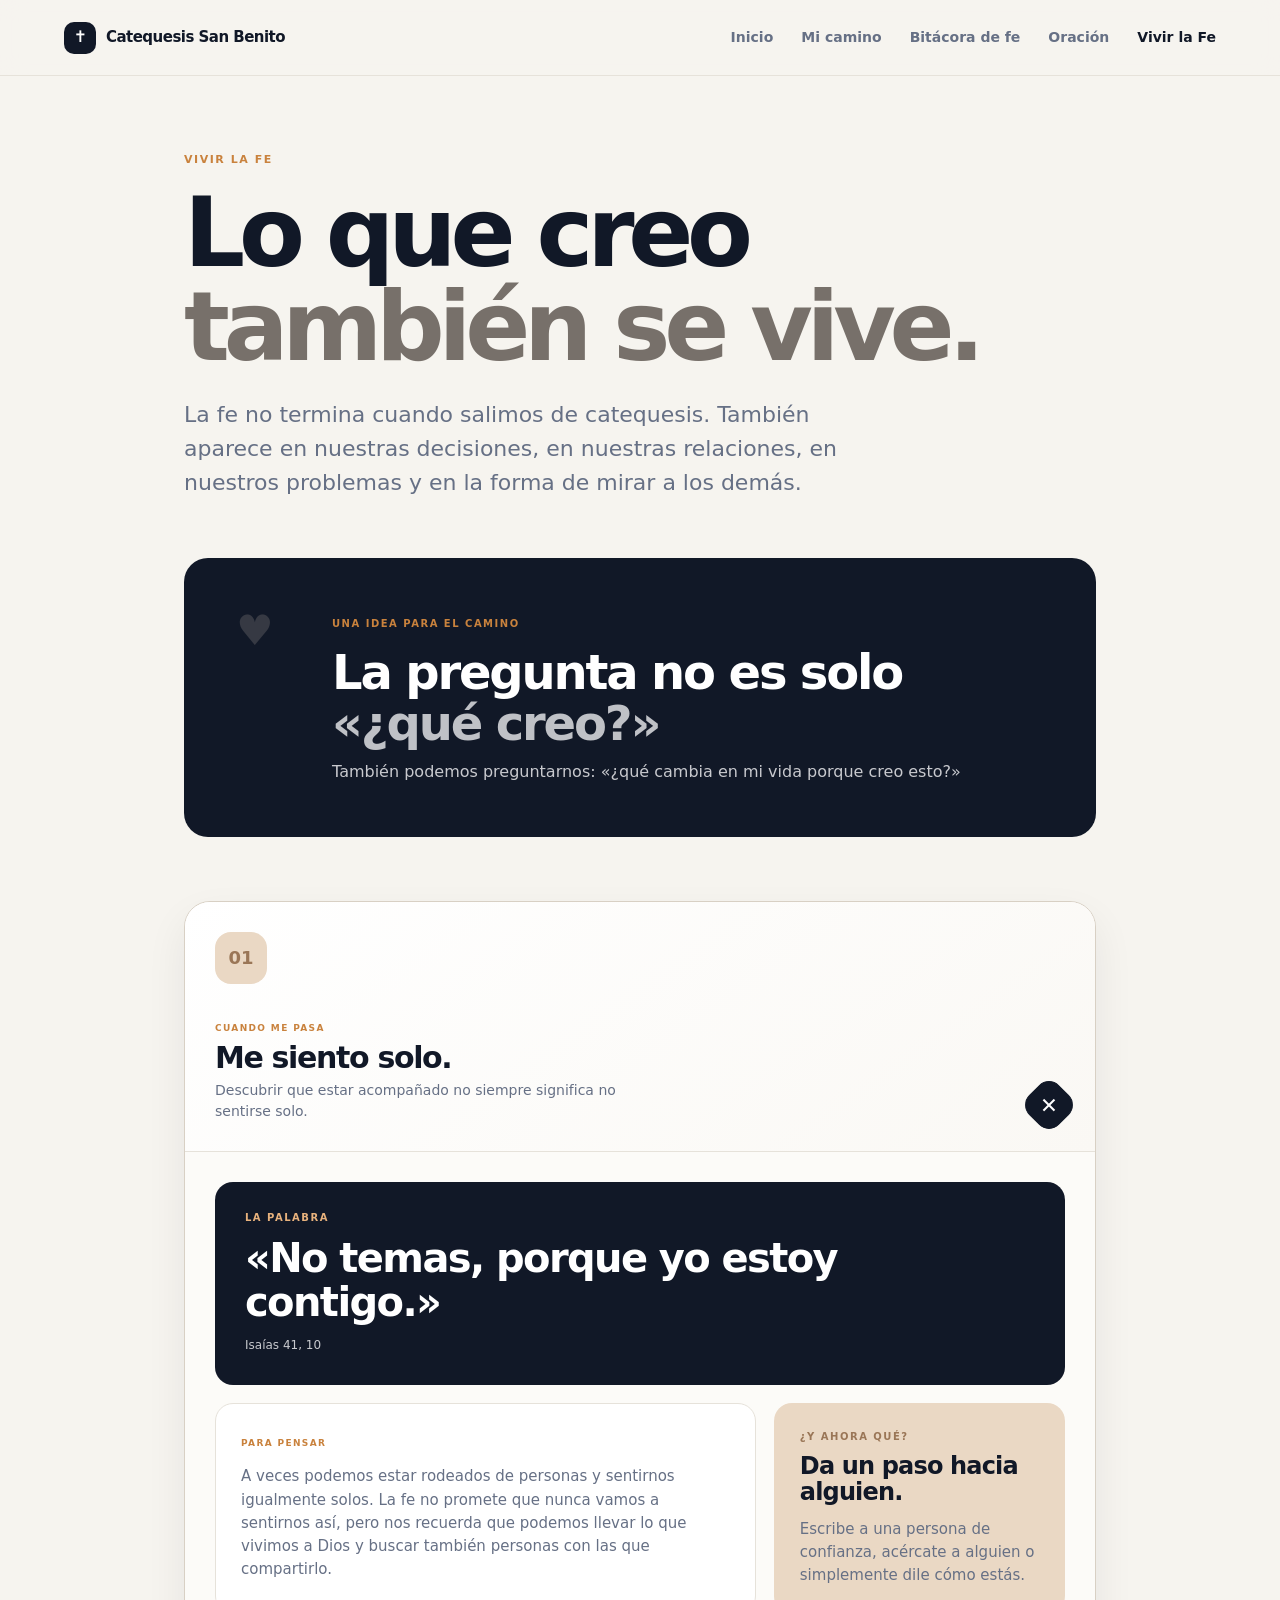
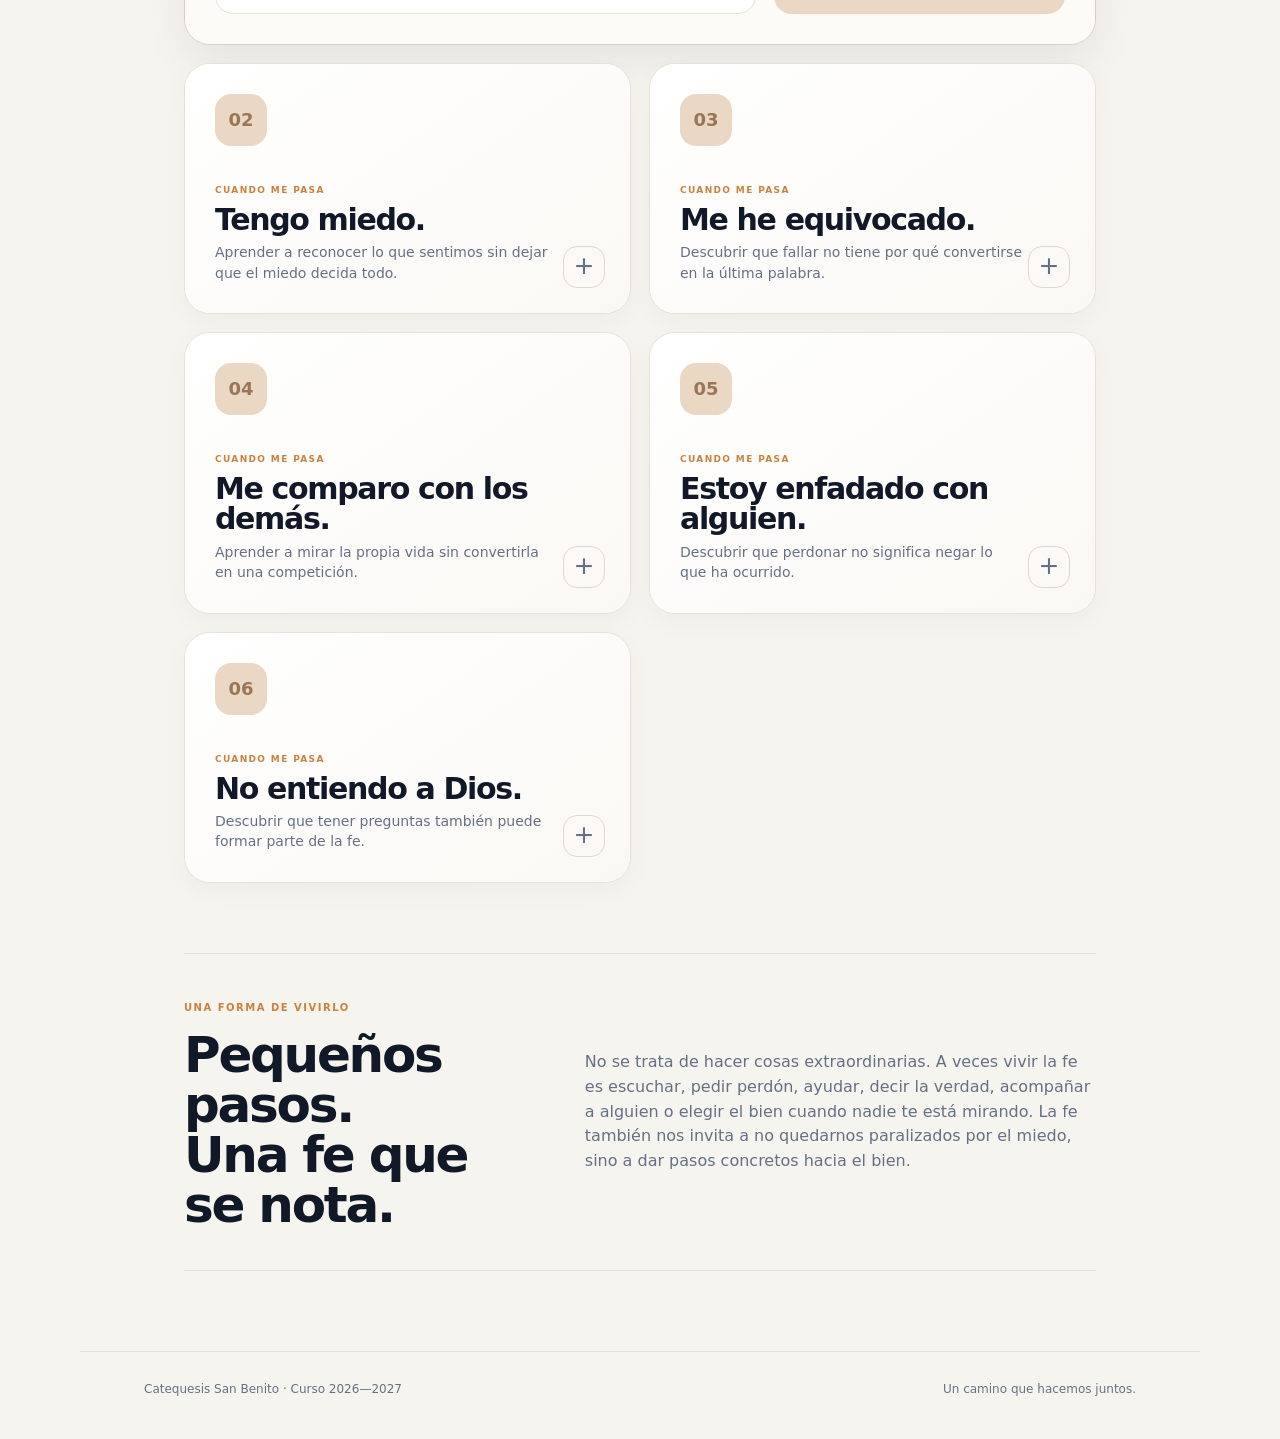
<file: vivir.html>
<!doctype html>
<html lang="es">
<head>
<meta charset="utf-8">
<meta name="viewport" content="width=device-width,initial-scale=1">
<meta name="theme-color" content="#111827">
<meta name="description" content="Vivir la Fe · Llevar la fe a la vida real.">
<title>Vivir la Fe · Catequesis San Benito</title>
<link rel="stylesheet" href="styles.css?v=20261009-5">
</head>
<body>
<header class="topbar">
  <a class="brand" href="index.html"><span class="brand-mark">✝</span><span>Catequesis San Benito</span></a>
  <nav class="desktop-nav"><a href="index.html">Inicio</a><a href="sesiones.html">Mi camino</a><a href="bitacora.html">Bitácora de fe</a><a href="oracion.html">Oración</a><a class="active" href="vivir.html">Vivir la Fe</a></nav><details class="mobile-menu"><summary aria-label="Abrir menú de navegación"><span class="menu-icon"><i></i><i></i><i></i></span><span>Menú</span></summary><nav class="mobile-menu-links"><a href="index.html">Inicio</a><a href="sesiones.html">Mi camino</a><a href="bitacora.html">Bitácora de fe</a><a href="oracion.html">Oración</a><a class="active" href="vivir.html">Vivir la Fe</a></nav></details>
</header>

<main class="page live-page">
  <section class="live-hero">
    <div class="eyebrow">VIVIR LA FE</div>
    <h1>Lo que creo<br><em>también se vive.</em></h1>
    <p class="lead">La fe no termina cuando salimos de catequesis. También aparece en nuestras decisiones, en nuestras relaciones, en nuestros problemas y en la forma de mirar a los demás.</p>
  </section>

  <section class="live-feature">
    <div class="live-feature-mark">♥</div>
    <div>
      <span class="entry-kicker">UNA IDEA PARA EL CAMINO</span>
      <h2>La pregunta no es solo<br><em>«¿qué creo?»</em></h2>
      <p>También podemos preguntarnos: «¿qué cambia en mi vida porque creo esto?»</p>
    </div>
  </section>

  <section class="live-cards" id="situaciones">
    <details class="live-card" open>
      <summary><span class="live-number">01</span><span class="live-copy"><span class="entry-kicker">CUANDO ME PASA</span><strong>Me siento solo.</strong><small>Descubrir que estar acompañado no siempre significa no sentirse solo.</small></span><span class="live-toggle">+</span></summary>
      <div class="live-content">
        <div class="live-scripture"><span>LA PALABRA</span><strong>«No temas, porque yo estoy contigo.»</strong><small>Isaías 41, 10</small></div>
        <div class="live-body"><div><span class="entry-kicker">PARA PENSAR</span><p>A veces podemos estar rodeados de personas y sentirnos igualmente solos. La fe no promete que nunca vamos a sentirnos así, pero nos recuerda que podemos llevar lo que vivimos a Dios y buscar también personas con las que compartirlo.</p></div><div class="live-action"><span>¿Y AHORA QUÉ?</span><strong>Da un paso hacia alguien.</strong><p>Escribe a una persona de confianza, acércate a alguien o simplemente dile cómo estás.</p></div></div>
      </div>
    </details>

    <details class="live-card">
      <summary><span class="live-number">02</span><span class="live-copy"><span class="entry-kicker">CUANDO ME PASA</span><strong>Tengo miedo.</strong><small>Aprender a reconocer lo que sentimos sin dejar que el miedo decida todo.</small></span><span class="live-toggle">+</span></summary>
      <div class="live-content"><div class="live-scripture"><span>LA PALABRA</span><strong>«No tengáis miedo.»</strong><small>Mateo 14, 27</small></div><div class="live-body"><div><span class="entry-kicker">PARA PENSAR</span><p>Tener miedo no significa que te falte fe. Puedes sentir miedo y, aun así, seguir caminando. Jesús no siempre elimina aquello que nos preocupa, pero nos invita a confiar.</p></div><div class="live-action"><span>¿Y AHORA QUÉ?</span><strong>Nombra tu miedo.</strong><p>Escribe qué te preocupa y entrégaselo a Jesús en un momento de oración.</p></div></div></div>
    </details>

    <details class="live-card">
      <summary><span class="live-number">03</span><span class="live-copy"><span class="entry-kicker">CUANDO ME PASA</span><strong>Me he equivocado.</strong><small>Descubrir que fallar no tiene por qué convertirse en la última palabra.</small></span><span class="live-toggle">+</span></summary>
      <div class="live-content"><div class="live-scripture"><span>LA PALABRA</span><strong>«Levántate y anda.»</strong><small>Juan 5, 8</small></div><div class="live-body"><div><span class="entry-kicker">PARA PENSAR</span><p>Todos nos equivocamos. La cuestión no es fingir que no ha pasado, sino reconocerlo, pedir perdón cuando sea necesario y volver a empezar. Dios no te reduce a tu peor error.</p></div><div class="live-action"><span>¿Y AHORA QUÉ?</span><strong>Repara algo.</strong><p>Piensa en un error que puedas reconocer y da hoy un pequeño paso para arreglarlo.</p></div></div></div>
    </details>

    <details class="live-card">
      <summary><span class="live-number">04</span><span class="live-copy"><span class="entry-kicker">CUANDO ME PASA</span><strong>Me comparo con los demás.</strong><small>Aprender a mirar la propia vida sin convertirla en una competición.</small></span><span class="live-toggle">+</span></summary>
      <div class="live-content"><div class="live-scripture"><span>LA PALABRA</span><strong>«Tú eres valioso a mis ojos.»</strong><small>Isaías 43, 4</small></div><div class="live-body"><div><span class="entry-kicker">PARA PENSAR</span><p>Compararnos puede hacernos olvidar quiénes somos. La mirada de Dios no funciona como un ranking. Tu valor no depende de ser mejor que otra persona.</p></div><div class="live-action"><span>¿Y AHORA QUÉ?</span><strong>Deja de compararte por un día.</strong><p>Cuando aparezca una comparación, vuelve la mirada hacia algo bueno que puedas agradecer de tu propia vida.</p></div></div></div>
    </details>

    <details class="live-card">
      <summary><span class="live-number">05</span><span class="live-copy"><span class="entry-kicker">CUANDO ME PASA</span><strong>Estoy enfadado con alguien.</strong><small>Descubrir que perdonar no significa negar lo que ha ocurrido.</small></span><span class="live-toggle">+</span></summary>
      <div class="live-content"><div class="live-scripture"><span>LA PALABRA</span><strong>«Sed buenos y comprensivos unos con otros.»</strong><small>Efesios 4, 32</small></div><div class="live-body"><div><span class="entry-kicker">PARA PENSAR</span><p>Hay heridas que necesitan tiempo y conversación. Perdonar no significa justificar lo que está mal ni ignorar tus límites. Significa no dejar que el rencor tenga la última palabra.</p></div><div class="live-action"><span>¿Y AHORA QUÉ?</span><strong>Da espacio antes de responder.</strong><p>Si estás enfadado, espera antes de actuar. Después piensa qué necesitas decir para buscar una solución.</p></div></div></div>
    </details>

    <details class="live-card">
      <summary><span class="live-number">06</span><span class="live-copy"><span class="entry-kicker">CUANDO ME PASA</span><strong>No entiendo a Dios.</strong><small>Descubrir que tener preguntas también puede formar parte de la fe.</small></span><span class="live-toggle">+</span></summary>
      <div class="live-content"><div class="live-scripture"><span>LA PALABRA</span><strong>«Pedid y se os dará; buscad y encontraréis.»</strong><small>Mateo 7, 7</small></div><div class="live-body"><div><span class="entry-kicker">PARA PENSAR</span><p>La fe no consiste en tener todas las respuestas. Puedes preguntar, dudar y buscar. Una pregunta sincera puede ser también una forma de acercarte a Dios.</p></div><div class="live-action"><span>¿Y AHORA QUÉ?</span><strong>No escondas tu pregunta.</strong><p>Escribe aquello que no entiendes y llévalo a la oración o compártelo con alguien de confianza.</p></div></div></div>
    </details>
  </section>

  <section class="live-bottom">
    <div><span class="entry-kicker">UNA FORMA DE VIVIRLO</span><h2>Pequeños pasos.<br>Una fe que se nota.</h2></div>
    <p>No se trata de hacer cosas extraordinarias. A veces vivir la fe es escuchar, pedir perdón, ayudar, decir la verdad, acompañar a alguien o elegir el bien cuando nadie te está mirando. La fe también nos invita a no quedarnos paralizados por el miedo, sino a dar pasos concretos hacia el bien.</p>
  </section>
</main>

<footer>
  <span>Catequesis San Benito · Curso 2026—2027</span>
  <span>Un camino que hacemos juntos.</span>
</footer>
</body>
</html>
</file>
<file: styles.css>
:root{--ink:#111827;--muted:#667085;--paper:#f6f4ef;--card:#fff;--line:#e6e2da;--accent:#c9823d;--accent2:#ead8c4;--radius:24px}
*{box-sizing:border-box}
html{scroll-behavior:smooth;overflow-x:hidden}
body{margin:0;background:var(--paper);color:var(--ink);font-family:Inter,ui-sans-serif,system-ui,-apple-system,BlinkMacSystemFont,"Segoe UI",sans-serif;line-height:1.55;overflow-x:hidden}
img,svg{max-width:100%;height:auto}
.topbar{height:76px;padding:0 clamp(20px,5vw,72px);display:flex;align-items:center;justify-content:space-between;border-bottom:1px solid var(--line);background:rgba(246,244,239,.92);position:sticky;top:0;z-index:5;backdrop-filter:blur(12px)}
.brand{display:flex;align-items:center;gap:10px;text-decoration:none;color:var(--ink);font-weight:800;letter-spacing:-.02em}
.brand-mark{display:grid;place-items:center;width:32px;height:32px;border-radius:10px;background:var(--ink);color:#fff;font-size:16px}
nav{display:flex;gap:28px}
nav a,.back{color:var(--muted);text-decoration:none;font-size:14px;font-weight:650}
nav a.active,nav a:hover,.back:hover{color:var(--ink)}
main{max-width:1120px;margin:auto;padding:0 clamp(20px,5vw,72px)}
.hero{padding:clamp(76px,12vw,145px) 0 90px;max-width:850px}
.eyebrow,.tag,.status{font-size:11px;letter-spacing:.14em;font-weight:800;color:var(--accent)}
h1{font-size:clamp(52px,8vw,96px);line-height:.98;letter-spacing:-.065em;margin:18px 0 28px}
h1 em{font-style:normal;color:#77706a}
.hero p,.lead{font-size:clamp(18px,2vw,22px);color:var(--muted);max-width:680px}
.button{display:inline-flex;gap:24px;align-items:center;margin-top:20px;padding:15px 20px;border-radius:999px;background:var(--ink);color:white;text-decoration:none;font-weight:750}
.week-card{background:var(--ink);color:white;border-radius:var(--radius);padding:42px;display:flex;justify-content:space-between;gap:30px}
.week-card h2{font-size:clamp(28px,4vw,44px);letter-spacing:-.04em;margin:10px 0}
.week-card p{color:#c8c9ce;max-width:650px}
.week-number{font-size:clamp(80px,13vw,150px);line-height:1;font-weight:900;color:#363943}
.intro-grid{display:grid;grid-template-columns:repeat(3,1fr);gap:1px;background:var(--line);margin:70px 0}
.intro-grid article{background:var(--paper);padding:30px}
.intro-grid span{font-size:12px;color:var(--accent);font-weight:800}
.intro-grid h3{font-size:25px;margin:18px 0 8px}
.intro-grid p{color:var(--muted);margin:0}
.page{padding-top:75px;padding-bottom:80px;min-width:0}
.page>h1{font-size:clamp(48px,7vw,78px);max-width:800px}
.session-list{margin-top:55px;display:grid;gap:14px}
.session{display:flex;align-items:center;gap:22px;padding:24px;border:1px solid var(--line);border-radius:20px;background:var(--card);text-decoration:none;color:inherit}
.session.current:hover{transform:translateY(-2px);box-shadow:0 12px 30px #11182712}
.session-num{font-size:30px;font-weight:900;width:58px}
.session h2{margin:3px 0;font-size:23px;letter-spacing:-.03em}
.session p{margin:0;color:var(--muted)}
.session .arrow{margin-left:auto;font-size:26px}
.locked{opacity:.48}
.back{display:inline-block;margin-bottom:48px}
.content-grid{display:grid;grid-template-columns:minmax(0,1.6fr) minmax(260px,1fr);gap:20px;margin-top:55px}
.main-card,.side-card{background:var(--card);border:1px solid var(--line);border-radius:var(--radius);padding:34px;min-width:0;overflow:hidden}
.main-card h2{font-size:34px;letter-spacing:-.04em}
.main-card p,.side-card p{color:var(--muted)}
.placeholder{margin-top:28px;padding:25px;border:1px dashed #c9c3b9;border-radius:16px;display:grid;gap:5px}
.placeholder span{color:var(--muted);font-size:14px}
.side-card h3{font-size:27px;line-height:1.15;margin:15px 0}
.line{height:1px;background:var(--line);margin:25px 0}
.small{font-size:14px}
.next-box{margin-top:20px;padding:30px 34px;border-radius:var(--radius);background:var(--accent2);display:flex;justify-content:space-between;align-items:center;gap:24px;min-width:0}
.next-box h2{margin:6px 0;font-size:28px}
.next-box p{margin:0;color:#62584f}
.big-arrow{font-size:40px;flex:0 0 auto}

/* Sesiones: bloques contenidos y legibles */
.session-page{max-width:1000px}
.session-page>*{max-width:100%}
.session-page p,.session-page h1,.session-page h2,.session-page h3{overflow-wrap:anywhere}
.hero-quote,.scripture-card,.reflection,.insight,.challenge,.closing{margin-top:20px;border-radius:var(--radius);border:1px solid var(--line);padding:clamp(26px,4vw,42px);min-width:0;overflow:hidden}
.hero-quote{margin-top:0;background:var(--ink);color:#fff;border-color:var(--ink)}
.hero-quote .tag{color:#e8b27d}
.hero-quote blockquote{margin:16px 0 4px;font-size:clamp(34px,6vw,64px);line-height:1.05;letter-spacing:-.05em;font-weight:800;overflow-wrap:anywhere}
.hero-quote p{margin:0;color:#c8c9ce}
.activity{margin-top:24px;padding:20px;background:var(--paper);border-radius:16px;min-width:0}
.activity ol{margin:10px 0 0;padding-left:22px}
.activity li{margin:5px 0;overflow-wrap:anywhere}
.prompt{font-size:14px;margin-bottom:0}
.question{font-size:20px;font-weight:750;color:var(--ink)!important}
.scripture-card{background:var(--card)}
.scripture-card h2{font-size:30px;margin:12px 0}
.scripture-card p{color:var(--muted)}
.verse{margin:22px 0;padding:18px 20px;border-left:3px solid var(--accent);background:var(--paper);font-size:clamp(20px,3vw,28px);line-height:1.35;font-weight:750;font-style:italic;overflow-wrap:anywhere}
.reference{font-size:13px;font-weight:700;margin-top:8px}
.reflection{display:grid;grid-template-columns:70px minmax(0,1fr);gap:24px;background:var(--ink);color:#fff;border-color:var(--ink);align-items:start}
.reflection .tag{color:#e8b27d}
.reflection h2{font-size:clamp(26px,4vw,38px);line-height:1.1;margin:10px 0 14px;letter-spacing:-.04em}
.reflection p{color:#c8c9ce}
.reflection .big-question{font-size:clamp(30px,5vw,48px);font-weight:800;color:#fff;margin:14px 0}
.reflection-number{font-size:48px;font-weight:900;line-height:1;color:#363943}
.insight{background:var(--accent2);border-color:transparent}
.insight h2{font-size:clamp(28px,4vw,40px);margin:10px 0 14px;letter-spacing:-.04em}
.insight p{max-width:760px;color:#62584f}
.scripture-card.compact{padding-top:30px;padding-bottom:30px}
.challenge{background:var(--card)}
.challenge-top{display:flex;align-items:center;justify-content:space-between;gap:20px}
.challenge-icon{font-size:38px;line-height:1}
.challenge h2{font-size:clamp(40px,6vw,64px);line-height:1;margin:14px 0}
.challenge p{color:var(--muted)}
.chips{display:flex;flex-wrap:wrap;gap:8px;margin:22px 0}
.chips span{padding:8px 12px;border:1px solid var(--line);border-radius:999px;font-size:13px;background:var(--paper);max-width:100%;overflow-wrap:anywhere}
.challenge-note{padding-top:18px;border-top:1px solid var(--line)}
.closing{background:var(--paper);text-align:center;border-style:dashed}
.closing-lines{margin:22px auto;max-width:600px}
.closing-lines p{font-size:clamp(26px,5vw,46px);font-weight:800;letter-spacing:-.04em;margin:5px 0}
.closing-lines .arrow{font-size:24px;color:var(--accent)}
.closing>p{color:var(--muted)}

footer{max-width:1120px;margin:0 auto;padding:28px clamp(20px,5vw,72px) 40px;border-top:1px solid var(--line);display:flex;justify-content:space-between;color:var(--muted);font-size:12px}

@media(max-width:700px){
  .topbar{height:64px}
  nav{gap:16px}
  .hero{padding-top:70px}
  .week-card{padding:28px}
  .week-number{display:none}
  .intro-grid{grid-template-columns:1fr;margin-top:45px}
  .content-grid{grid-template-columns:1fr}
  .main-card,.side-card{padding:26px}
  .session{padding:18px;gap:14px}
  .session-num{width:40px;font-size:23px}
  .session h2{font-size:19px}
  .session-page{padding-left:16px;padding-right:16px}
  .session-page .back{margin-bottom:32px}
  .session-page h1{font-size:clamp(48px,15vw,68px)}
  .hero-quote,.scripture-card,.reflection,.insight,.challenge,.closing{padding:24px}
  .reflection{grid-template-columns:1fr;gap:8px}
  .reflection-number{font-size:32px}
  .next-box{padding:25px}
  .big-arrow{font-size:28px}
  footer{display:grid;gap:8px}
}
@media(max-width:420px){
  .session-page{padding-left:12px;padding-right:12px}
  .hero-quote,.scripture-card,.reflection,.insight,.challenge,.closing{padding:20px;border-radius:18px}
  .main-card,.side-card{padding:22px}
  .next-box{padding:22px}
  nav a{font-size:13px}
}
/* Bitácora de fe */
.bitacora-page{max-width:1040px}
.bitacora-intro{display:grid;grid-template-columns:minmax(0,1.2fr) minmax(260px,.65fr);gap:60px;align-items:end}
.bitacora-intro h1{margin-bottom:0}
.bitacora-intro h1 em{color:#77706a}
.bitacora-intro .lead{margin:0 0 8px;max-width:440px;font-size:17px}
.bitacora-entry{margin-top:68px;background:var(--card);border:1px solid var(--line);border-radius:var(--radius);padding:clamp(28px,5vw,58px);overflow:hidden;box-shadow:0 18px 50px rgba(17,24,39,.05)}
.entry-top{display:flex;justify-content:space-between;align-items:center;padding-bottom:22px;border-bottom:1px solid var(--line)}
.entry-top>div{display:flex;align-items:center;gap:14px}
.entry-ref{font-size:13px;font-weight:700;color:var(--muted)}
.entry-symbol{font-size:22px;color:var(--accent)}
.entry-title{padding:48px 0 30px}
.entry-kicker{font-size:10px;letter-spacing:.15em;font-weight:850;color:var(--accent)}
.entry-title h2{font-size:clamp(48px,7vw,78px);line-height:.95;letter-spacing:-.065em;margin:12px 0 0}
.entry-verse{background:var(--ink);color:#fff;border-radius:20px;padding:clamp(32px,5vw,50px);position:relative;margin-bottom:44px;min-height:210px;display:flex;flex-direction:column;justify-content:center}
.entry-verse .quote-mark{position:absolute;top:4px;left:25px;font-size:92px;line-height:1;color:#363943;font-weight:900}
.entry-verse p{font-size:clamp(30px,5vw,52px);line-height:1.05;letter-spacing:-.045em;font-weight:800;margin:0 0 12px;position:relative}
.entry-verse small{color:#c8c9ce;font-size:12px;font-weight:700}
.entry-grid{display:grid;grid-template-columns:minmax(0,1.5fr) minmax(250px,.65fr);gap:58px;align-items:start}
.entry-reflection p{color:var(--muted);font-size:17px;margin:15px 0}
.entry-reflection strong{color:var(--ink)}
.bitacora-carry{background:var(--paper);border-radius:20px;padding:28px;position:sticky;top:100px}
.carry-number{display:block;font-size:42px;font-weight:900;line-height:1;color:#d9d4cc;margin-bottom:28px}
.bitacora-carry h3{font-size:30px;line-height:1.05;letter-spacing:-.035em;margin:12px 0}
.bitacora-carry p{font-size:14px;color:var(--muted);margin:0}
.carry-line{height:1px;background:var(--line);margin:26px 0}
.carry-small{font-size:12px!important}
.bitacora-note{margin:22px 0 0;padding:25px 30px;border-top:1px solid var(--line);display:flex;gap:18px;align-items:flex-start;color:var(--ink)}
.bitacora-note>span{color:var(--accent);font-size:20px;line-height:1.4}
.bitacora-note strong{font-size:15px}
.bitacora-note p{margin:3px 0 0;color:var(--muted);font-size:14px}
@media(max-width:700px){
  .bitacora-intro{grid-template-columns:1fr;gap:18px}
  .bitacora-intro .lead{font-size:16px}
  .bitacora-entry{margin-top:48px;padding:24px}
  .entry-top>div{align-items:flex-start;flex-direction:column;gap:5px}
  .entry-title{padding:36px 0 25px}
  .entry-grid{grid-template-columns:1fr;gap:30px}
  .bitacora-carry{position:static}
  .entry-verse{padding:30px 24px;min-height:180px}
  .bitacora-note{padding:22px 4px}
}
.weekly-challenge{margin-top:28px;padding-top:22px;border-top:1px solid var(--line)}
.weekly-challenge h4{font-size:21px;line-height:1.15;letter-spacing:-.025em;margin:9px 0 8px}
.weekly-challenge p{font-size:13px!important;line-height:1.55;margin:0!important}
.weekly-challenge strong{color:var(--ink)}

/* Oración */
.prayer-page{max-width:1040px}
.prayer-hero{max-width:850px}
.prayer-hero h1{margin-bottom:24px}
.prayer-hero .lead{max-width:680px}
.prayer-feature{margin-top:58px;background:var(--ink);color:#fff;border-radius:var(--radius);padding:clamp(30px,5vw,52px);display:grid;grid-template-columns:70px minmax(0,1fr);gap:26px;align-items:start}
.prayer-feature-mark{font-size:44px;color:#363943;line-height:1}
.prayer-feature h2{font-size:clamp(28px,4.5vw,48px);line-height:1.05;letter-spacing:-.045em;margin:12px 0}
.prayer-feature h2 em{font-style:normal;color:#bfc1c6}
.prayer-feature p{color:#c8c9ce;max-width:650px;margin:0}
.prayer-grid{margin-top:20px;display:grid;grid-template-columns:repeat(2,minmax(0,1fr));gap:14px}
.prayer-card{position:relative;display:block;min-height:235px;padding:30px;border:1px solid var(--line);border-radius:22px;background:var(--card);color:inherit;text-decoration:none;transition:transform .18s ease,box-shadow .18s ease}
.prayer-card:hover{transform:translateY(-3px);box-shadow:0 14px 34px rgba(17,24,39,.07)}
.prayer-card-main{grid-row:span 2;min-height:484px;background:var(--accent2);border-color:transparent}
.prayer-number{display:block;font-size:38px;font-weight:900;line-height:1;color:#d9d4cc;margin-bottom:30px}
.prayer-card-main .prayer-number{color:#c9b39d}
.prayer-card h2,.prayer-card h3{letter-spacing:-.04em;margin:12px 0}
.prayer-card h2{font-size:clamp(38px,5vw,58px);line-height:.98}
.prayer-card h3{font-size:28px;line-height:1.05}
.prayer-card p{max-width:360px;color:var(--muted);font-size:15px;margin:0}
.prayer-card-main p{color:#62584f;max-width:430px}
.prayer-arrow{position:absolute;right:28px;bottom:24px;font-size:27px;color:var(--accent)}
.prayer-lower{margin-top:70px;padding:38px 0;border-top:1px solid var(--line);border-bottom:1px solid var(--line);display:grid;grid-template-columns:.8fr 1.2fr;gap:60px;align-items:center}
.prayer-lower h2{font-size:clamp(34px,4.5vw,50px);line-height:1;letter-spacing:-.045em;margin:12px 0 0}
.prayer-chips{display:flex;flex-wrap:wrap;gap:9px}
.prayer-chips span{padding:10px 14px;border:1px solid var(--line);border-radius:999px;background:var(--card);font-size:13px;color:var(--muted)}
.taize-card{margin-top:20px;border-radius:var(--radius);background:var(--ink);color:#fff;padding:38px 42px;display:flex;justify-content:space-between;align-items:center;gap:30px}
.taize-card h2{font-size:42px;letter-spacing:-.04em;margin:8px 0}
.taize-card p{max-width:650px;color:#c8c9ce;margin:0}
.taize-cross{font-size:60px;color:#363943;flex:0 0 auto}
@media(max-width:700px){
  .prayer-feature{grid-template-columns:1fr;gap:8px;margin-top:45px}
  .prayer-grid{grid-template-columns:1fr}
  .prayer-card-main{grid-row:auto;min-height:330px}
  .prayer-card{min-height:210px}
  .prayer-lower{grid-template-columns:1fr;gap:25px;margin-top:50px}
  .taize-card{padding:30px 25px;align-items:flex-start}
  .taize-cross{display:none}
}

/* 5 minutos con Jesús */
.five-minutes{margin-top:82px;padding-top:10px}
.five-minutes-head{display:grid;grid-template-columns:minmax(0,1fr) minmax(280px,.7fr);gap:60px;align-items:end;padding-bottom:42px;border-bottom:1px solid var(--line)}
.five-minutes-head h2{font-size:clamp(38px,5vw,58px);line-height:1;letter-spacing:-.05em;margin:12px 0 0}
.five-minutes-head h2 em{font-style:normal;color:#77706a}
.five-minutes-head>p{color:var(--muted);margin:0;max-width:430px}
.prayer-steps{position:relative;padding:8px 0}
.prayer-step{display:grid;grid-template-columns:95px minmax(0,1fr);gap:25px;padding:34px 0;border-bottom:1px solid var(--line)}
.step-number{font-size:30px;font-weight:900;color:#d9d4cc;line-height:1}
.prayer-step h3{font-size:27px;letter-spacing:-.035em;margin:8px 0 7px}
.prayer-step p{color:var(--muted);font-size:15px;max-width:680px;margin:0}
.five-minutes-closing{margin-top:26px;padding:25px 28px;background:var(--accent2);border-radius:18px;display:flex;gap:16px;align-items:flex-start}
.five-minutes-closing>span{color:var(--accent);font-size:20px}
.five-minutes-closing p{margin:0;color:#62584f;font-size:15px}
@media(max-width:700px){
  .five-minutes{margin-top:58px}
  .five-minutes-head{grid-template-columns:1fr;gap:20px;padding-bottom:30px}
  .prayer-step{grid-template-columns:55px minmax(0,1fr);gap:10px;padding:28px 0}
  .prayer-step h3{font-size:24px}
  .five-minutes-closing{padding:22px}
}

/* Recursos de oración */
.prayer-resources{margin-top:70px;display:grid;gap:18px}
.prayer-resource{background:var(--card);border:1px solid var(--line);border-radius:24px;padding:clamp(28px,5vw,50px);scroll-margin-top:100px}
.resource-head{display:flex;align-items:center;gap:16px;border-bottom:1px solid var(--line);padding-bottom:18px}
.resource-head .prayer-number{margin:0}
.prayer-resource>h2{font-size:clamp(38px,5vw,60px);line-height:1;letter-spacing:-.05em;margin:30px 0 12px}
.resource-intro{font-size:18px;color:var(--muted);max-width:700px;margin:0 0 32px}
.resource-steps{display:grid;grid-template-columns:repeat(5,1fr);gap:1px;background:var(--line);border:1px solid var(--line);margin-top:30px}
.resource-steps>div{background:var(--paper);padding:22px}
.resource-steps b,.resource-simple b{font-size:10px;letter-spacing:.12em;color:var(--accent);font-weight:850}
.resource-steps h3{font-size:20px;line-height:1.05;margin:12px 0 8px;letter-spacing:-.025em}
.resource-steps p,.resource-simple p{font-size:14px;color:var(--muted);margin:0}
.resource-closing{margin-top:18px;padding:20px 22px;border-radius:16px;background:var(--accent2);color:#62584f;display:flex;gap:12px;align-items:flex-start}
.resource-simple{display:grid;grid-template-columns:repeat(3,1fr);gap:14px}
.resource-simple>div{padding:24px;background:var(--paper);border-radius:16px}
.resource-simple p{margin-top:10px}
.resource-quote{margin:28px 0 18px;padding:30px;background:var(--ink);color:#fff;border-radius:18px;font-size:clamp(25px,4vw,38px);font-weight:800;letter-spacing:-.035em}
.resource-note{color:var(--muted);max-width:700px;margin:0}
.gratitude-list{display:flex;flex-wrap:wrap;gap:9px;margin:25px 0}
.gratitude-list span{padding:11px 15px;border:1px solid var(--line);border-radius:999px;font-size:13px;color:var(--muted);background:var(--paper)}
.resource-prompt{padding-top:20px;border-top:1px solid var(--line);font-size:15px;color:var(--muted)}
@media(max-width:850px){.resource-steps{grid-template-columns:repeat(2,1fr)}.resource-simple{grid-template-columns:1fr 1fr}}
@media(max-width:600px){.resource-steps,.resource-simple{grid-template-columns:1fr}.prayer-resource>h2{font-size:40px}.resource-steps>div{padding:20px}}


/* Oración: tarjetas desplegables */
.prayer-accordion{margin-top:70px;display:grid;gap:12px}
.prayer-accordion-card{background:var(--card);border:1px solid var(--line);border-radius:22px;overflow:hidden;scroll-margin-top:95px}
.prayer-accordion-card summary{list-style:none;cursor:pointer;display:grid;grid-template-columns:58px minmax(0,1fr) 42px;gap:22px;align-items:center;padding:25px 28px}
.prayer-accordion-card summary::-webkit-details-marker{display:none}
.prayer-accordion-card summary:hover{background:#faf9f6}
.prayer-accordion-card .prayer-number{margin:0;font-size:32px}
.accordion-copy{display:grid;gap:5px;min-width:0}
.accordion-copy .entry-kicker{display:block}
.accordion-copy strong{font-size:26px;line-height:1.05;letter-spacing:-.035em}
.accordion-copy small{font-size:14px;color:var(--muted);line-height:1.45}
.accordion-toggle{width:36px;height:36px;border:1px solid var(--line);border-radius:50%;display:grid;place-items:center;font-size:24px;font-weight:400;color:var(--muted);transition:transform .2s ease,background .2s ease,color .2s ease}
.prayer-accordion-card[open] summary{border-bottom:1px solid var(--line)}
.prayer-accordion-card[open] .accordion-toggle{transform:rotate(45deg);background:var(--ink);color:#fff;border-color:var(--ink)}
.accordion-content{padding:30px 28px 32px}
.accordion-content .resource-intro{margin:0 0 26px}
.accordion-content .resource-steps{margin-top:0}
.accordion-content .resource-simple{margin-top:0}
.accordion-content .resource-quote{margin:0 0 18px}
@media(max-width:700px){
  .prayer-accordion{margin-top:50px}
  .prayer-accordion-card summary{grid-template-columns:42px minmax(0,1fr) 36px;gap:14px;padding:21px 18px}
  .prayer-accordion-card .prayer-number{font-size:27px}
  .accordion-copy strong{font-size:21px}
  .accordion-copy small{font-size:13px}
  .accordion-content{padding:24px 18px 26px}
}


/* Tarjetas de oración — diseño en bloques */
.prayer-accordion{margin-top:64px;display:grid;grid-template-columns:repeat(2,minmax(0,1fr));gap:18px;align-items:start}
.prayer-accordion-card{background:var(--card);border:1px solid var(--line);border-radius:26px;overflow:hidden;box-shadow:0 8px 24px rgba(17,24,39,.035);transition:transform .2s ease,box-shadow .2s ease,border-color .2s ease}
.prayer-accordion-card:hover{transform:translateY(-2px);box-shadow:0 16px 36px rgba(17,24,39,.08);border-color:#d8d1c7}
.prayer-accordion-card[open]{grid-column:1/-1;border-color:#d8d0c4;box-shadow:0 18px 42px rgba(17,24,39,.07)}
.prayer-accordion-card summary{list-style:none;cursor:pointer;min-height:235px;display:flex;flex-direction:column;align-items:flex-start;position:relative;padding:30px;background:linear-gradient(145deg,#fff 0%,#faf8f4 100%)}
.prayer-accordion-card summary::-webkit-details-marker{display:none}
.prayer-accordion-card summary:hover{background:#faf9f6}
.prayer-accordion-card .prayer-number{margin:0 0 38px;width:52px;height:52px;border-radius:16px;background:var(--accent2);display:grid;place-items:center;font-size:18px;color:#9a7657}
.accordion-copy{display:grid;gap:7px;min-width:0;padding-right:42px}
.accordion-copy .entry-kicker{font-size:9px}
.accordion-copy strong{font-size:30px;line-height:1.02;letter-spacing:-.045em}
.accordion-copy small{font-size:14px;color:var(--muted);line-height:1.45;max-width:460px}
.accordion-toggle{position:absolute;right:25px;bottom:25px;width:42px;height:42px;border:1px solid #ddd7ce;border-radius:14px;display:grid;place-items:center;font-size:25px;font-weight:300;color:var(--muted);transition:transform .22s ease,background .22s ease,color .22s ease}
.prayer-accordion-card[open] summary{min-height:0;border-bottom:1px solid var(--line)}
.prayer-accordion-card[open] .accordion-toggle{transform:rotate(45deg);background:var(--ink);color:#fff;border-color:var(--ink)}
.accordion-content{padding:30px;background:#fcfbf8}
.accordion-content .resource-intro{margin:0 0 26px;max-width:720px}
.accordion-content .resource-steps{margin:0;border-radius:16px;overflow:hidden}
.accordion-content .resource-simple{margin:0}
.accordion-content .resource-quote{margin:0 0 18px}
.accordion-content .resource-closing{margin-bottom:0}
.accordion-content .gratitude-list{margin:0 0 22px}
@media(max-width:700px){
  .prayer-accordion{margin-top:50px;grid-template-columns:1fr;gap:12px}
  .prayer-accordion-card[open]{grid-column:auto}
  .prayer-accordion-card summary{min-height:210px;padding:23px}
  .prayer-accordion-card .prayer-number{width:46px;height:46px;margin-bottom:28px;border-radius:14px;font-size:16px}
  .accordion-copy strong{font-size:24px}
  .accordion-copy small{font-size:13px}
  .accordion-toggle{right:19px;bottom:19px;width:37px;height:37px;border-radius:12px;font-size:22px}
  .accordion-content{padding:22px 18px 24px}
}

/* Vivir la Fe — mismo sistema visual que Oración */
.live-page{max-width:1040px}
.live-hero{max-width:850px}
.live-hero h1{margin-bottom:24px}
.live-hero .lead{max-width:720px}
.live-feature{margin-top:58px;background:var(--ink);color:#fff;border-radius:var(--radius);padding:clamp(30px,5vw,52px);display:grid;grid-template-columns:70px minmax(0,1fr);gap:26px;align-items:start}
.live-feature-mark{font-size:42px;color:#363943;line-height:1}
.live-feature h2{font-size:clamp(28px,4.5vw,48px);line-height:1.05;letter-spacing:-.045em;margin:12px 0}
.live-feature h2 em{font-style:normal;color:#bfc1c6}
.live-feature p{color:#c8c9ce;max-width:650px;margin:0}
.live-cards{margin-top:64px;display:grid;grid-template-columns:repeat(2,minmax(0,1fr));gap:18px;align-items:start}
.live-card{background:var(--card);border:1px solid var(--line);border-radius:26px;overflow:hidden;box-shadow:0 8px 24px rgba(17,24,39,.035);transition:transform .2s ease,box-shadow .2s ease,border-color .2s ease}
.live-card:hover{transform:translateY(-2px);box-shadow:0 16px 36px rgba(17,24,39,.08);border-color:#d8d1c7}
.live-card[open]{grid-column:1/-1;border-color:#d8d0c4;box-shadow:0 18px 42px rgba(17,24,39,.07)}
.live-card summary{list-style:none;cursor:pointer;min-height:235px;display:flex;flex-direction:column;align-items:flex-start;position:relative;padding:30px;background:linear-gradient(145deg,#fff 0%,#faf8f4 100%)}
.live-card summary::-webkit-details-marker{display:none}
.live-card summary:hover{background:#faf9f6}
.live-number{width:52px;height:52px;border-radius:16px;background:var(--accent2);display:grid;place-items:center;font-size:18px;color:#9a7657;font-weight:800;margin-bottom:38px}
.live-copy{display:grid;gap:7px;min-width:0;padding-right:42px}
.live-copy .entry-kicker{font-size:9px}
.live-copy strong{font-size:30px;line-height:1.02;letter-spacing:-.045em}
.live-copy small{font-size:14px;color:var(--muted);line-height:1.45;max-width:460px}
.live-toggle{position:absolute;right:25px;bottom:25px;width:42px;height:42px;border:1px solid #ddd7ce;border-radius:14px;display:grid;place-items:center;font-size:25px;font-weight:300;color:var(--muted);transition:transform .22s ease,background .22s ease,color .22s ease}
.live-card[open] summary{min-height:0;border-bottom:1px solid var(--line)}
.live-card[open] .live-toggle{transform:rotate(45deg);background:var(--ink);color:#fff;border-color:var(--ink)}
.live-content{padding:30px;background:#fcfbf8}
.live-scripture{padding:28px 30px;border-radius:18px;background:var(--ink);color:#fff}
.live-scripture span,.live-action>span{display:block;font-size:10px;letter-spacing:.15em;font-weight:850;color:#e8b27d}
.live-scripture strong{display:block;font-size:clamp(25px,4vw,40px);line-height:1.08;letter-spacing:-.04em;margin:12px 0 8px}
.live-scripture small{color:#c8c9ce;font-size:12px}
.live-body{display:grid;grid-template-columns:minmax(0,1.3fr) minmax(260px,.7fr);gap:18px;margin-top:18px}
.live-body>div{background:#fff;border:1px solid var(--line);border-radius:18px;padding:25px}
.live-body .entry-kicker{font-size:9px}
.live-body p{color:var(--muted);font-size:15px;margin:12px 0 0}
.live-action{background:var(--accent2)!important;border-color:transparent!important}
.live-action>span{color:#9a7657}
.live-action strong{display:block;font-size:24px;line-height:1.08;letter-spacing:-.035em;margin-top:10px}
.live-bottom{margin-top:70px;padding:40px 0;border-top:1px solid var(--line);border-bottom:1px solid var(--line);display:grid;grid-template-columns:.8fr 1.2fr;gap:60px;align-items:center}
.live-bottom h2{font-size:clamp(34px,4.5vw,50px);line-height:1;letter-spacing:-.045em;margin:12px 0 0}
.live-bottom p{color:var(--muted);font-size:16px;max-width:650px}
@media(max-width:700px){
.live-feature{grid-template-columns:1fr;gap:8px;margin-top:45px}
.live-cards{margin-top:50px;grid-template-columns:1fr;gap:11px}
.live-card[open]{grid-column:auto}
.live-card summary{min-height:210px;padding:23px}
.live-number{width:46px;height:46px;margin-bottom:28px;border-radius:14px;font-size:16px}
.live-copy strong{font-size:24px}
.live-copy small{font-size:13px}
.live-toggle{right:19px;bottom:19px;width:37px;height:37px;border-radius:12px;font-size:22px}
.live-content{padding:22px 18px 24px}
.live-scripture{padding:24px 21px}
.live-body{grid-template-columns:1fr;gap:12px}
.live-body>div{padding:21px}
.live-bottom{grid-template-columns:1fr;gap:25px;margin-top:50px}
}

/* Ajustes de jerarquía visual: semana destacada y pregunta bíblica */
.week-card{
  align-items:stretch;
  gap:clamp(28px,5vw,64px);
  padding:clamp(28px,5vw,54px);
}
.week-copy{flex:1;min-width:0;max-width:690px}
.week-card .tag{color:#e8b27d}
.week-card h2{max-width:580px;font-size:clamp(29px,4.3vw,46px);line-height:1.06;letter-spacing:-.045em}
.week-card p{max-width:590px;font-size:16px;line-height:1.65}
.week-link{display:inline-flex;align-items:center;gap:18px;margin-top:12px;padding:11px 0;color:#fff;text-decoration:none;font-size:14px;font-weight:750;border-bottom:1px solid #777b84}
.week-link span{font-size:20px;transition:transform .2s ease}
.week-link:hover span{transform:translateX(4px)}
.week-side{flex:0 0 180px;display:flex;flex-direction:column;justify-content:center;align-items:flex-start;border-left:1px solid #414550;padding-left:clamp(24px,4vw,48px)}
.week-side .week-number{font-size:clamp(76px,10vw,112px);line-height:.85;color:#363943;font-weight:900;letter-spacing:-.08em}
.week-side-label{margin-top:18px;font-size:9px;letter-spacing:.15em;font-weight:850;color:#e8b27d}
.week-side-note{margin-top:8px;color:#c8c9ce;font-size:13px;line-height:1.45}
.hero-quote blockquote{font-size:clamp(24px,3.2vw,34px);line-height:1.18;letter-spacing:-.035em;margin:14px 0 10px}
.hero-quote .tag{font-size:10px;letter-spacing:.16em}
@media(max-width:700px){
  .week-card{padding:27px;gap:24px}
  .week-card h2{font-size:clamp(28px,7vw,36px)}
  .week-card p{font-size:15px}
  .week-side{flex:0 0 82px;padding-left:18px}
  .week-side .week-number{font-size:58px}
  .week-side-label{font-size:8px;line-height:1.5}
  .week-side-note{font-size:11px}
}
@media(max-width:480px){
  .week-card{padding:24px;gap:15px}
  .week-side{flex-basis:66px;padding-left:13px}
  .week-side .week-number{font-size:46px}
  .week-side-label{letter-spacing:.08em}
  .week-side-note{font-size:10px}
}


/* Ajustes de ancho y jerarquía en las sesiones */
.session-page .content-grid:has(> .main-card:only-child){
  grid-template-columns:minmax(0,1fr);
}
.session-page .content-grid:has(> .main-card:only-child) .main-card{
  width:100%;
}


/* Corrección explícita: pregunta secundaria y tarjetas a ancho completo */
.session-page .hero-quote blockquote{
  font-size:clamp(22px,2.6vw,29px) !important;
  line-height:1.2;
  letter-spacing:-.025em;
  font-weight:750;
  margin:12px 0 9px;
}
.session-page .content-grid{
  grid-template-columns:minmax(0,1fr) !important;
  width:100%;
}
.session-page .content-grid > .main-card,
.session-page .content-grid > .side-card{
  width:100%;
  min-width:0;
}


/* Navegación adaptable: menú desplegable en móviles */
.desktop-nav{display:flex}
.mobile-menu{display:none}
.mobile-menu summary{list-style:none;cursor:pointer;display:flex;align-items:center;gap:9px;padding:10px 12px;border:1px solid var(--line);border-radius:12px;color:var(--ink);font-size:14px;font-weight:700;background:var(--card)}
.mobile-menu summary::-webkit-details-marker{display:none}
.menu-icon{display:flex;flex-direction:column;gap:4px;width:18px}
.menu-icon i{display:block;height:2px;width:18px;border-radius:2px;background:currentColor}
.mobile-menu[open] summary{background:var(--ink);color:#fff;border-color:var(--ink)}
@media(max-width:760px){
  .topbar{height:auto;min-height:64px;padding:12px 18px;gap:12px;flex-wrap:wrap}
  .desktop-nav{display:none}
  .mobile-menu{display:block;position:relative;margin-left:auto}
  .mobile-menu-links{position:absolute;right:0;top:calc(100% + 10px);z-index:20;display:flex;flex-direction:column;gap:0;width:min(280px,calc(100vw - 36px));padding:8px;background:var(--card);border:1px solid var(--line);border-radius:18px;box-shadow:0 18px 42px rgba(17,24,39,.14)}
  .mobile-menu-links a{display:block;padding:13px 14px;border-radius:11px;font-size:14px;color:var(--muted);text-decoration:none}
  .mobile-menu-links a.active{background:var(--paper);color:var(--ink);font-weight:800}
  .mobile-menu-links a+a{margin-top:2px}
}


/* Sesión 1: guía práctica y dinámicas bíblicas */
.session-overview{display:grid;grid-template-columns:1.4fr .65fr 1fr;gap:12px;margin:24px 0 42px}
.session-overview>div,.discussion-box,.comparison-grid>div{padding:20px;border:1px solid var(--line);border-radius:18px;background:var(--card);min-width:0}
.session-overview p{margin:8px 0 0;color:var(--muted);font-size:14px}
.session-block{margin:30px 0;padding:clamp(22px,4vw,38px);border:1px solid var(--line);border-radius:var(--radius);background:rgba(255,255,255,.52);min-width:0}
.session-block-heading{display:flex;align-items:flex-start;gap:16px;margin-bottom:22px}
.session-block-heading h2{font-size:clamp(27px,4vw,36px);line-height:1.12;letter-spacing:-.04em;margin:7px 0 0}
.step-number{display:grid;place-items:center;flex:0 0 44px;width:44px;height:44px;border-radius:14px;background:var(--ink);color:white;font-size:18px;font-weight:800}
.session-block h3{font-size:21px;letter-spacing:-.025em;margin:24px 0 10px}
.session-block .scripture-card{margin:20px 0}
.session-block .scripture-card h3{margin-top:8px;font-size:28px}
.activity-steps{padding-left:22px}
.activity-steps li{padding:5px 0}
.search-chips{margin:15px 0 22px}
.discussion-box{margin:22px 0;background:var(--accent2);border-color:transparent}
.discussion-box p{margin:9px 0 0}
.discussion-box ul{margin:10px 0 0;padding-left:20px}
.discussion-box li{margin:7px 0}
.leader-note{margin-top:20px;border:1px dashed #c9c3b9;border-radius:14px;background:#fbfaf7}
.leader-note summary{cursor:pointer;list-style:none;padding:14px 16px;font-size:14px;font-weight:750;color:var(--ink)}
.leader-note summary::-webkit-details-marker{display:none}
.leader-note summary:after{content:"+";float:right;font-size:18px}
.leader-note[open] summary:after{content:"−"}
.leader-note p{padding:0 16px 16px;margin:0;font-size:14px;color:var(--muted)}
.comparison-grid{display:grid;grid-template-columns:repeat(2,minmax(0,1fr));gap:12px;margin:18px 0}
.comparison-grid p{margin:9px 0 0}
.question-list{padding-left:22px}
.question-list li{margin:9px 0}
.personal-quote{margin:22px 0}
.personal-quote blockquote{font-size:clamp(30px,5vw,48px)}
.situation-list{display:grid;grid-template-columns:repeat(2,minmax(0,1fr));gap:10px;margin:20px 0}
.situation-list>div{display:flex;gap:14px;align-items:flex-start;padding:17px;border:1px solid var(--line);border-radius:15px;background:var(--card)}
.situation-list>div>span{font-size:12px;font-weight:800;color:var(--accent);padding-top:3px}
.situation-list p{margin:0}
.situation-list strong{color:var(--ink)}
@media(max-width:700px){
  .session-overview{grid-template-columns:1fr;gap:9px;margin-bottom:28px}
  .session-overview>div{padding:16px}
  .session-block{padding:22px 18px;margin:22px 0}
  .session-block-heading{gap:12px}
  .step-number{flex-basis:38px;width:38px;height:38px;border-radius:12px}
  .comparison-grid,.situation-list{grid-template-columns:1fr}
  .session-block .scripture-card{padding:22px}
}


/* Identidad de Catequesis San Benito y tradición espiritual */
.brand{font-size:15px;letter-spacing:-.035em}
.brand-mark{flex:0 0 32px}
.benedict-note{margin:34px 0 0;padding:clamp(28px,4vw,42px);border:1px solid var(--line);border-radius:var(--radius);background:var(--accent2)}
.benedict-note h2{font-size:clamp(28px,4vw,42px);line-height:1.08;letter-spacing:-.045em;margin:12px 0}
.benedict-note p{max-width:760px;color:#62584f}
.benedict-note .benedict-reference{font-size:12px;font-weight:750;letter-spacing:.04em;margin-bottom:0}
@media(max-width:480px){.brand{font-size:13px}.brand-mark{width:29px;height:29px;flex-basis:29px}}


/* Sesiones: pequeñas voces de la tradición cristiana */
.saint-tradition{display:grid;grid-template-columns:44px minmax(0,1fr);gap:18px;margin:24px 0 0;padding:clamp(22px,3vw,30px);border-radius:20px;border:1px solid var(--line);background:#fffdf9;min-width:0}
.saint-tradition-mark{width:40px;height:40px;display:grid;place-items:center;border-radius:13px;background:var(--accent2);color:#9a7657;font-size:20px}
.saint-tradition h3{font-size:clamp(22px,3vw,29px);line-height:1.13;letter-spacing:-.035em;margin:10px 0}
.saint-tradition p{color:var(--muted);margin:10px 0 0}
.saint-tradition .saint-connection{margin-top:16px;padding-top:14px;border-top:1px solid var(--line);font-size:14px}
.saint-tradition .saint-connection strong{color:var(--ink)}
.saint-jp2{background:#f8f6f1}
.saint-benedict{background:var(--accent2);border-color:transparent}
.saint-benedict .saint-tradition-mark{background:rgba(255,255,255,.55)}
.saint-benedict p{color:#62584f}
@media(max-width:520px){.saint-tradition{grid-template-columns:1fr;gap:10px;padding:22px 18px}.saint-tradition-mark{width:34px;height:34px;border-radius:11px}}


/* Imagen para guardar y compartir al final de cada sesión */
.share-image-section{margin:34px 0;padding:clamp(24px,4vw,42px);border:1px solid var(--line);border-radius:var(--radius);background:var(--card);text-align:center;min-width:0}
.share-image-section h2{font-size:clamp(28px,4vw,40px);line-height:1.08;letter-spacing:-.04em;margin:10px 0}
.share-image-section>p{color:var(--muted);max-width:650px;margin:0 auto}
.share-image-frame{margin:26px auto 0;max-width:620px}
.share-image-frame img{display:block;width:100%;height:auto;border-radius:18px;border:1px solid var(--line);background:var(--paper)}
.share-image-frame figcaption{margin-top:10px;color:var(--muted);font-size:12px}
.share-image-section .share-image-note{margin-top:20px;font-size:14px}
@media(max-width:700px){.share-image-section{padding:24px 18px}.share-image-frame{margin-top:20px}}
</file>
